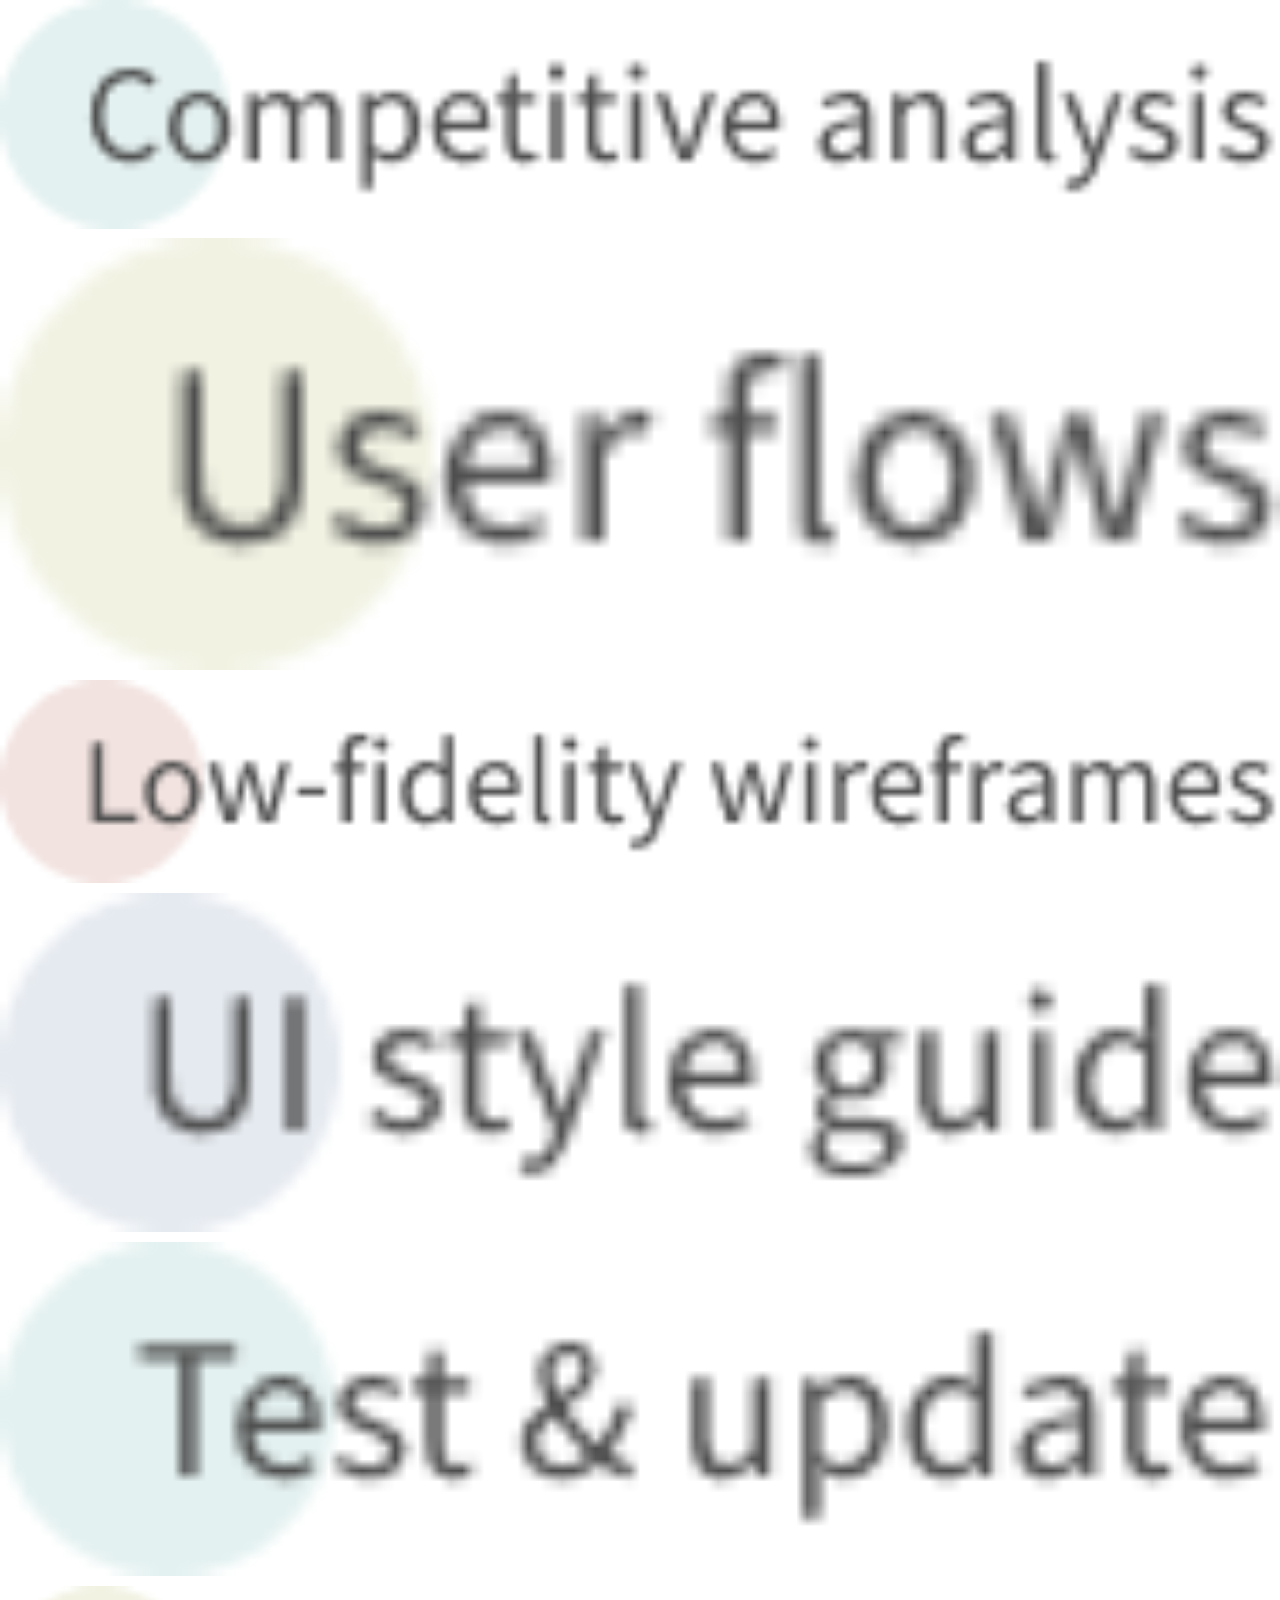
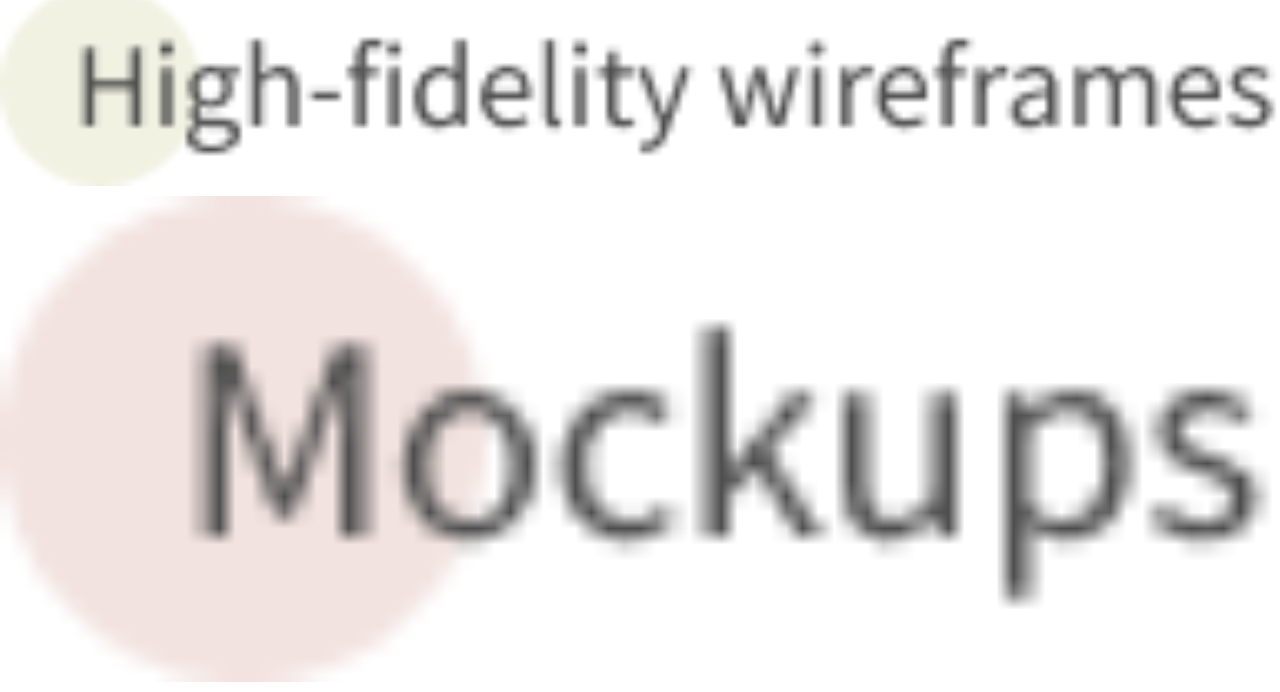
<file: experimental.html>
<!DOCTYPE html>
<html lang="en" dir="ltr">
    <head>
        <meta name="viewport" content="width=device-width, initial-scale=1">

        <link rel="stylesheet" type="text/css" href="https://necolas.github.io/normalize.css/8.0.1/normalize.css">
        <link rel="stylesheet" type="text/css" href="CSS/style.css">
        <link rel="preconnect" href="https://fonts.googleapis.com">
        <link rel="preconnect" href="https://fonts.gstatic.com" crossorigin>
        <link href="https://fonts.googleapis.com/css2?family=Montserrat&display=swap" rel="stylesheet">
        <link rel="preconnect" href="https://fonts.googleapis.com">
        <link rel="preconnect" href="https://fonts.gstatic.com" crossorigin>
        <link href="https://fonts.googleapis.com/css2?family=Montserrat&family=Source+Sans+Pro:wght@300;400;600;700&display=swap" rel="stylesheet">
        <meta charset="utf-8">



<ul class="flexbox-example">
    <li><img src="img/petsfair/Frame 5.png" alt="Competitive analysis"></li>
    <li><img src="img/petsfair/Frame 6.png" alt="User flows"></li>
    <li><img src="img/petsfair/Frame 7.png" alt="Low-fidelity wireframes"></li>
    <li><img src="img/petsfair/Frame 8.png" alt="UI style guide"></li>
    <li><img src="img/petsfair/Frame 9.png" alt="Test & update"></li>
    <li><img src="img/petsfair/Frame 10.png" alt="High-fidelity wireframes"></li>
    <li><img src="img/petsfair/Frame 11.png" alt="Mockups"></li>
</ul>
</file>
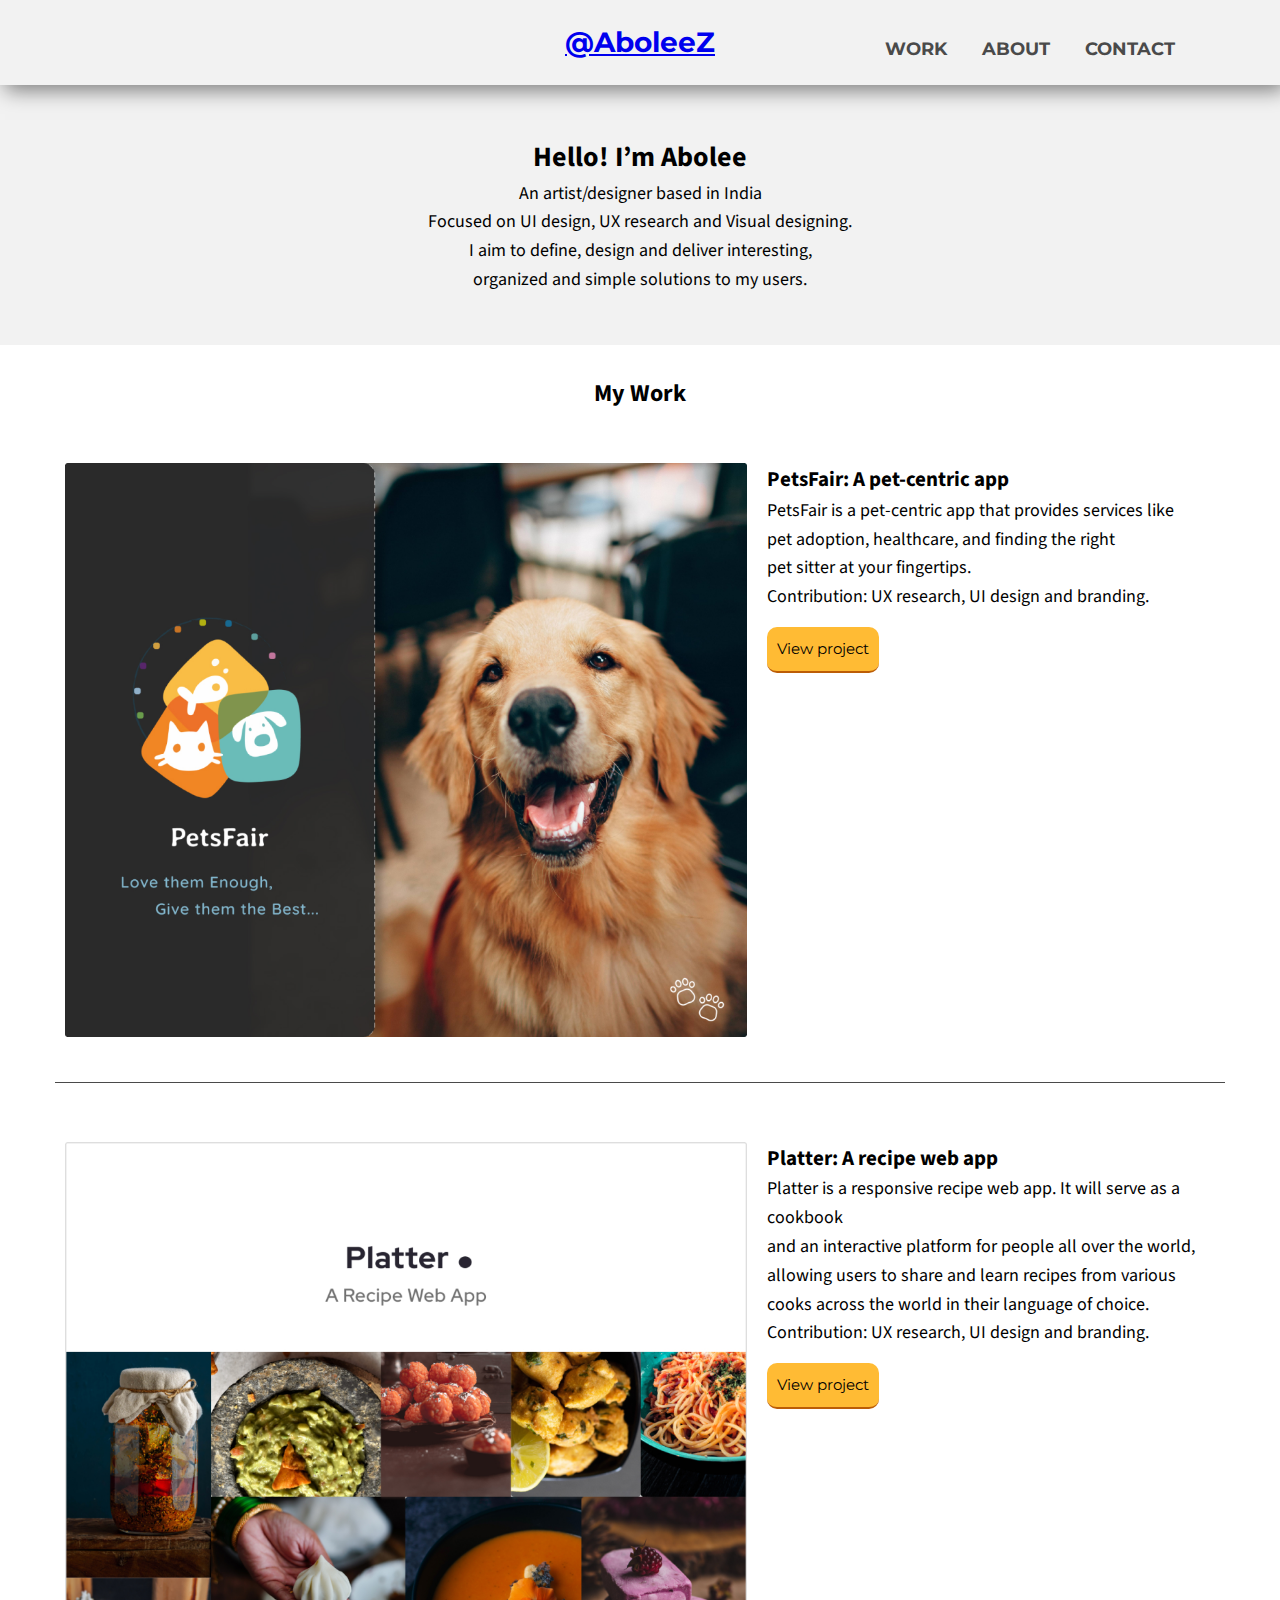
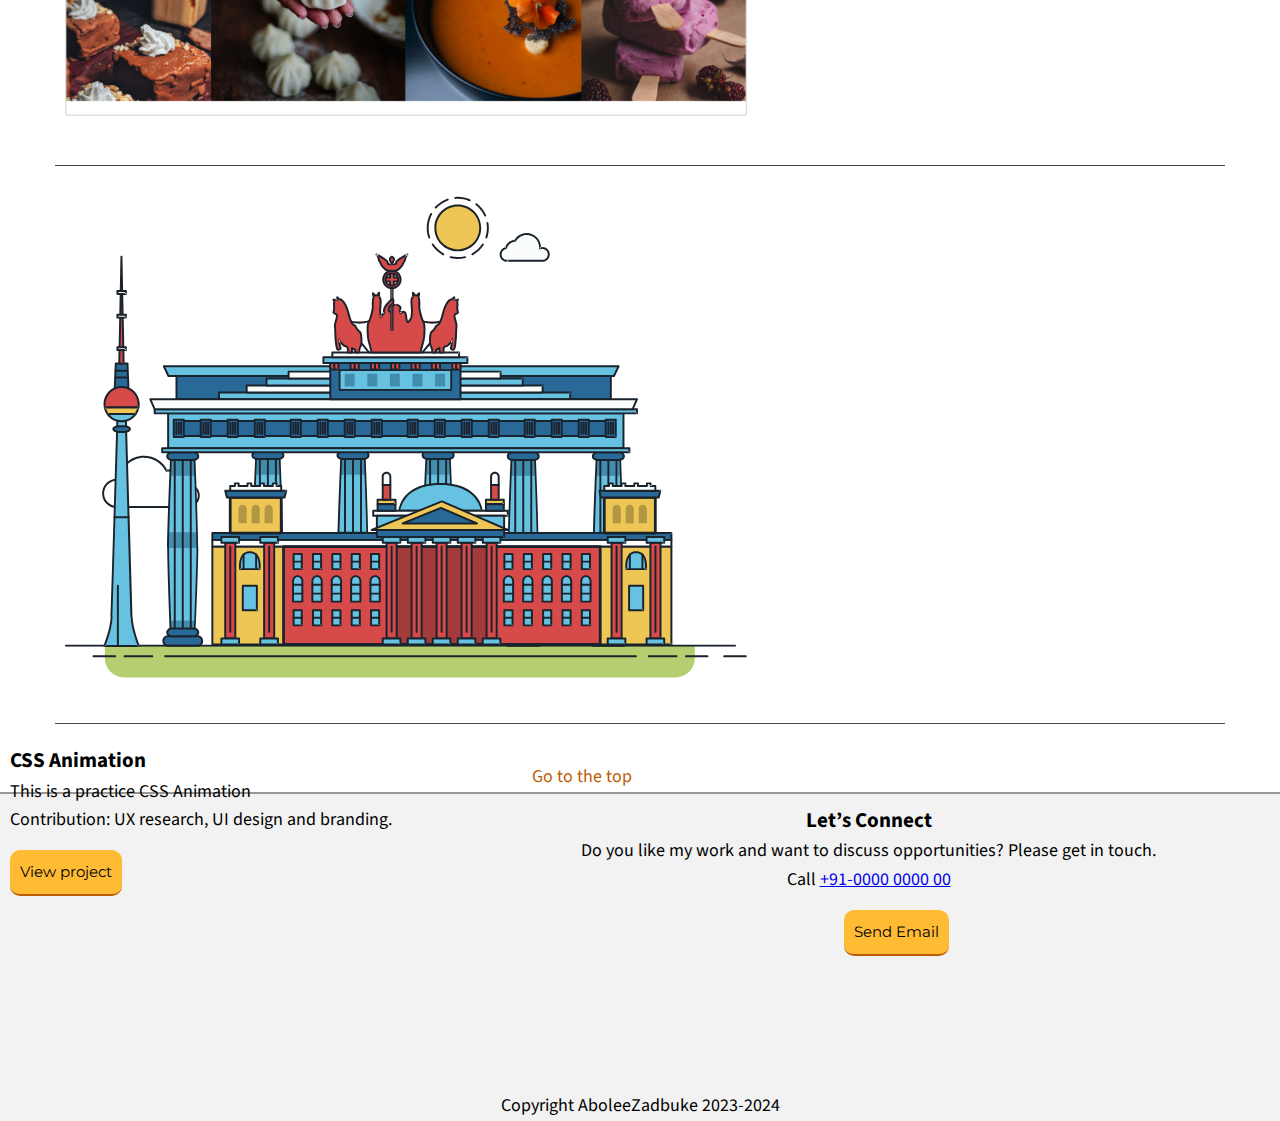
<file: test.html>
<!DOCTYPE html>
<html lang="en" dir="ltr">
    <head>
        <meta name="viewport" content="width=device-width, initial-scale=1">

        <link rel="stylesheet" type="text/css" href="https://necolas.github.io/normalize.css/8.0.1/normalize.css">
        <link rel="stylesheet" type="text/css" href="CSS/style.css">
        <link rel="preconnect" href="https://fonts.googleapis.com">
        <link rel="preconnect" href="https://fonts.gstatic.com" crossorigin>
        <link href="https://fonts.googleapis.com/css2?family=Montserrat&display=swap" rel="stylesheet">
        <link rel="preconnect" href="https://fonts.googleapis.com">
        <link rel="preconnect" href="https://fonts.gstatic.com" crossorigin>
        <link href="https://fonts.googleapis.com/css2?family=Montserrat&family=Source+Sans+Pro:wght@300;400;600;700&display=swap" rel="stylesheet">
        <meta charset="utf-8">
        <title>Website @AboleeZadbuke</title>
    </head>
    <body>

          <!-- Header -->               
        <header id="header" class="css-box-shadow">
            <div class="container">
                    <h1><a class="logo" href="#">@AboleeZ</a></h1>
                
                <nav>
              
                <ul>
                <li> <a href="index.html" class="navigation">Work</a></li>
                <li>  <a href="about.html" class="navigation">About</a></li>
                <li>   <a href="#contact" class="navigation">Contact</a></li>
                <li>  
                    
                    <a href="" class="icon" class="navigation"> 
                        
                    <i class="fas fa-bars"></i>
                    
                </a></li>
                </ul>
                
                </nav>
                         </div>
        </header>
                
        

        <main>
            <div id="hero">
            
                <div class="container">
                    <h1>Hello! I’m Abolee</h1>
                    <span>An artist/designer based in India</span>
                </div>
                
                <p class="h6">Focused on UI design, UX research and Visual designing.<br>I aim to define, design and deliver interesting,<br>organized and simple solutions to my users.</p>
            </div>

        <br>

        <div id="work">
            <div class="container"><!-- container-->
                <h2>My Work</h2> 
                <div class="row"> <!-- row-->
                    <div class="column col-md-6 col-lg-7">
                        <picture> <!-- column left-->
                            <source srcset="img/petsfair/3.png" media="(max-width:767px)">
                            <img src="img/petsfair/3.1.png" alt="My Image">
                        </picture>
                    </div>
                    <div> <!-- column right-->
                        <div class="column col-md-6 col-lg-5">
                            <h3>PetsFair: A pet-centric app</h3>
                            <p>PetsFair is a pet-centric app that provides services like <br>pet adoption, healthcare, and finding the right <br>pet sitter at your fingertips.</p>
                            <p>Contribution: UX research, UI design and branding.</p>
                            <a href="project.html" class="button">View project</a>
                        </div>
                    </div>
                </div>
                <br>
                <div class="row"><!-- row-->
                    <picture><!-- column left-->
                        <div class="column col-md-6 col-lg-7">
                        <source srcset="img/Platter/4.png" media="(max-width:767px)">
                        <img src="img/Platter/4.1.png" alt="My Image">
                     </picture>
                </div>
                <div><!-- column right-->
                        <div class="column col-md-6 col-lg-5">
                            <h3>Platter: A recipe web app</h3>
                            <p>Platter is a responsive recipe web app. It will serve as a cookbook <br>and an interactive platform for people all over the world, allowing users to share and learn recipes from various cooks across the world in their language of choice.</p>
                            <p>Contribution: UX research, UI design and branding.</p>
                            <a href="#" class="button">View project</a>
                        </div>
                </div>
            </div>
        </div>
    

        <div class="container">
            <div class="row"><!-- row-->
                <div class="align-left">
                     <div class="column col-md-6 col-lg-7">
                            <svg id="about-picture" xmlns="http://www.w3.org/2000/svg" class="berlin-illustration" height="auto" viewBox="0 0 700 505" xmlns:xlink="http://www.w3.org/1999/xlink">
                                <defs>
                                    <polygon id="a" points=".06 231.917 .06 .929 688.717 .929 688.717 231.917"></polygon>
                                </defs>
                                <g fill="none" fill-rule="evenodd">
                                <g transform="translate(0 241)" class="cloud-front">
                                <path fill="#1A232C" d="M87.602,29 L87.602,28 C87.326,28.001 87.103,28.024 86.927,28.033 L86.979,29.031 L87.947,28.78 C85.741,20.282 78.041,14.002 68.852,14 C67.858,14 66.904,14.096 65.98,14.231 L66.125,15.22 L67.019,14.772 C62.626,6.015 53.567,0.001 43.102,0 C29.041,0.002 17.524,10.848 16.443,24.632 L17.44,24.71 L17.606,23.724 C16.803,23.589 15.969,23.5 15.102,23.5 C6.817,23.501 0.102,30.215 0.102,38.5 C0.102,46.785 6.817,53.499 15.102,53.5 L87.602,53.5 C94.644,53.499 100.351,47.792 100.352,40.75 C100.351,33.708 94.644,28.001 87.602,28 L87.602,30 C90.573,30 93.254,31.202 95.203,33.149 C97.15,35.097 98.351,37.778 98.352,40.75 C98.351,43.722 97.15,46.403 95.203,48.351 C93.254,50.298 90.573,51.5 87.602,51.5 L15.102,51.5 C11.509,51.5 8.265,50.046 5.909,47.692 C3.555,45.337 2.102,42.093 2.102,38.5 C2.102,34.907 3.555,31.663 5.909,29.308 C8.265,26.954 11.509,25.5 15.102,25.5 C15.831,25.5 16.553,25.575 17.273,25.697 C17.551,25.743 17.832,25.672 18.055,25.499 C18.277,25.325 18.414,25.07 18.436,24.789 C19.436,12.04 30.094,1.998 43.102,2 C52.786,1.999 61.163,7.564 65.231,15.669 C65.425,16.055 65.842,16.272 66.27,16.21 C67.132,16.084 67.988,16 68.852,16 C77.108,15.998 84.027,21.647 86.011,29.283 C86.13,29.741 86.557,30.054 87.031,30.03 C87.27,30.017 87.457,29.999 87.602,30 L87.602,29" transform="translate(38 36)"></path>
                                    </g>
                                    <path fill="#B5CE6F" d="M646.484,484.382 C646.484,489.501 644.531,494.62 640.627,498.525 C636.722,502.43 631.603,504.382 626.484,504.382 L60.873,504.382 C55.754,504.382 50.636,502.43 46.731,498.525 C42.826,494.62 40.873,489.501 40.873,484.382 L40.873,471.917 L646.484,471.917 L646.484,484.382"></path>
                                    <polyline fill="#67C2E2" points="334.824 185.029 101.449 185.029 106.209 195.08 563.438 195.08 568.2 185.029 334.824 185.029"></polyline>
                                    <path fill="#1A232C" d="M334.824,185.029 L334.824,184.029 L101.449,184.029 C101.104,184.029 100.788,184.203 100.604,184.494 C100.42,184.785 100.398,185.146 100.545,185.457 L105.306,195.508 C105.471,195.856 105.824,196.079 106.209,196.079 L563.438,196.079 C563.824,196.079 564.177,195.856 564.342,195.508 L569.104,185.457 C569.251,185.146 569.229,184.785 569.045,184.494 C568.861,184.203 568.544,184.029 568.2,184.029 L334.824,184.029 L334.824,186.029 L566.62,186.029 L562.806,194.08 L106.842,194.08 L103.029,186.029 L334.824,186.029 L334.824,185.029"></path>
                                    <polygon fill="#296997" points="114.416 218.974 560.222 218.974 560.222 195.08 114.416 195.08"></polygon>
                                    <path fill="#1A232C" d="M560.222,218.974 L560.222,217.974 L115.416,217.974 L115.416,196.079 L559.222,196.079 L559.222,218.974 L560.222,218.974 L560.222,217.974 L560.222,218.974 L561.222,218.974 L561.222,195.08 C561.222,194.816 561.115,194.559 560.929,194.372 C560.742,194.186 560.485,194.08 560.222,194.08 L114.416,194.08 C114.152,194.08 113.895,194.186 113.708,194.372 C113.522,194.559 113.416,194.816 113.416,195.08 L113.416,218.974 C113.416,219.237 113.522,219.495 113.708,219.681 C113.895,219.867 114.152,219.974 114.416,219.974 L560.222,219.974 C560.485,219.974 560.742,219.867 560.929,219.681 C561.115,219.495 561.222,219.237 561.222,218.974 L560.222,218.974"></path>
                                    <polygon fill="#67C2E2" points="105.85 269.08 573.225 269.08 573.225 233.398 105.85 233.398"></polygon>
                                    <path fill="#1A232C" d="M573.225,233.398 L573.225,232.398 L105.85,232.398 C105.587,232.398 105.329,232.505 105.143,232.691 C104.957,232.877 104.85,233.134 104.85,233.398 L104.85,269.08 C104.85,269.344 104.957,269.601 105.143,269.788 C105.329,269.974 105.587,270.08 105.85,270.08 L573.225,270.08 C573.488,270.08 573.745,269.974 573.932,269.788 C574.118,269.601 574.225,269.344 574.225,269.08 L574.225,233.398 C574.225,233.134 574.118,232.877 573.932,232.691 C573.745,232.505 573.488,232.398 573.225,232.398 L573.225,233.398 L572.225,233.398 L572.225,268.08 L106.85,268.08 L106.85,234.398 L573.225,234.398 L573.225,233.398 L572.225,233.398 L573.225,233.398"></path>
                                    <polygon fill="#296997" points="116.751 256.508 562.557 256.508 562.557 241.243 116.751 241.243"></polygon>
                                    <path fill="#1A232C" d="M562.557,256.508 L562.557,255.508 L117.75,255.508 L117.75,242.243 L561.557,242.243 L561.557,256.508 L562.557,256.508 L562.557,255.508 L562.557,256.508 L563.557,256.508 L563.557,241.243 C563.557,240.979 563.45,240.722 563.264,240.535 C563.078,240.349 562.82,240.243 562.557,240.243 L116.75,240.243 C116.487,240.243 116.23,240.349 116.043,240.535 C115.857,240.722 115.751,240.979 115.751,241.243 L115.751,256.508 C115.751,256.771 115.857,257.029 116.043,257.215 C116.23,257.401 116.487,257.508 116.751,257.508 L562.557,257.508 C562.82,257.508 563.077,257.401 563.264,257.215 C563.45,257.029 563.557,256.771 563.557,256.508 L562.557,256.508"></path>
                                    <polygon fill="#67C2E2" points="158.07 218.974 518.563 218.974 518.563 211.858 158.07 211.858"></polygon>
                                    <path fill="#1A232C" d="M518.563,211.858 L518.563,210.858 L158.07,210.858 C157.807,210.858 157.549,210.964 157.363,211.151 C157.177,211.337 157.07,211.594 157.07,211.858 L157.07,218.974 C157.07,219.237 157.177,219.495 157.363,219.681 C157.549,219.867 157.807,219.974 158.07,219.974 L518.563,219.974 C518.826,219.974 519.083,219.867 519.27,219.681 C519.456,219.495 519.562,219.237 519.562,218.974 L519.562,211.858 C519.562,211.594 519.456,211.337 519.27,211.151 C519.083,210.964 518.826,210.858 518.563,210.858 L518.563,211.858 L517.563,211.858 L517.563,217.974 L159.07,217.974 L159.07,212.858 L518.563,212.858 L518.563,211.858 L517.563,211.858 L518.563,211.858"></path>
                                    <polygon fill="#FBFDFC" points="186.438 211.858 490.194 211.858 490.194 204.741 186.438 204.741"></polygon>
                                    <path fill="#1A232C" d="M490.194,204.741 L490.194,203.741 L186.438,203.741 C186.175,203.741 185.917,203.848 185.731,204.034 C185.545,204.221 185.438,204.478 185.438,204.741 L185.438,211.858 C185.438,212.121 185.545,212.379 185.731,212.565 C185.917,212.751 186.175,212.858 186.438,212.858 L490.194,212.858 C490.458,212.858 490.715,212.751 490.902,212.565 C491.088,212.379 491.194,212.121 491.194,211.858 L491.194,204.741 C491.194,204.478 491.088,204.221 490.902,204.034 C490.715,203.848 490.458,203.741 490.194,203.741 L490.194,204.741 L489.194,204.741 L489.194,210.858 L187.438,210.858 L187.438,205.741 L490.194,205.741 L490.194,204.741 L489.194,204.741 L490.194,204.741"></path>
                                    <polygon fill="#67C2E2" points="206.805 204.741 469.828 204.741 469.828 197.624 206.805 197.624"></polygon>
                                    <path fill="#1A232C" d="M469.828,197.624 L469.828,196.624 L206.805,196.624 C206.541,196.624 206.284,196.731 206.098,196.917 C205.911,197.103 205.805,197.361 205.805,197.624 L205.805,204.741 C205.805,205.005 205.911,205.262 206.098,205.449 C206.284,205.635 206.541,205.741 206.805,205.741 L469.828,205.741 C470.091,205.741 470.349,205.635 470.535,205.449 C470.722,205.262 470.828,205.005 470.828,204.741 L470.828,197.624 C470.828,197.361 470.722,197.103 470.535,196.917 C470.349,196.731 470.091,196.624 469.828,196.624 L469.828,197.624 L468.828,197.624 L468.828,203.741 L207.805,203.741 L207.805,198.624 L469.828,198.624 L469.828,197.624 L468.828,197.624 L469.828,197.624"></path>
                                    <polygon fill="#FBFDFC" points="229.521 197.624 447.111 197.624 447.111 190.509 229.521 190.509"></polygon>
                                    <path fill="#1A232C" d="M447.111,190.509 L447.111,189.509 L229.521,189.509 C229.258,189.509 229,189.616 228.814,189.802 C228.628,189.988 228.521,190.246 228.521,190.509 L228.521,197.624 C228.521,197.888 228.628,198.145 228.814,198.332 C229,198.518 229.258,198.624 229.521,198.624 L447.111,198.624 C447.375,198.624 447.632,198.518 447.818,198.332 C448.005,198.145 448.111,197.888 448.111,197.624 L448.111,190.509 C448.111,190.246 448.005,189.988 447.818,189.802 C447.632,189.616 447.375,189.509 447.111,189.509 L447.111,190.509 L446.111,190.509 L446.111,196.624 L230.521,196.624 L230.521,191.509 L447.111,191.509 L447.111,190.509 L446.111,190.509 L447.111,190.509"></path>
                                    <path fill="#67C2E2" d="M135.607,355.447 C135.163,337.766 134.264,313.326 133.648,297.387 C133.274,287.721 133.004,281.18 133.004,281.18 L108.722,281.18 C108.722,281.18 108.452,287.721 108.079,297.387 C107.462,313.326 106.563,337.766 106.119,355.447 C105.953,362.059 105.85,367.732 105.85,371.653 L105.85,371.654 C105.85,386.117 107.243,424.332 108.089,446.189 C108.457,455.706 108.722,462.126 108.722,462.126 L133.004,462.126 C133.004,462.126 133.269,455.706 133.637,446.189 C134.482,424.332 135.876,386.117 135.876,371.654 L135.876,371.653 C135.876,367.732 135.773,362.059 135.607,355.447"></path>
                                    <path fill="#428DAE" d="M133.648 297.387L108.079 297.387C108.452 287.721 108.722 281.18 108.722 281.18L133.004 281.18C133.004 281.18 133.274 287.721 133.648 297.387M135.876 371.654L105.85 371.654 105.85 371.653C105.85 367.732 105.953 362.059 106.119 355.447L135.607 355.447C135.773 362.059 135.876 367.732 135.876 371.653L135.876 371.654M133.004 462.126L108.722 462.126C108.722 462.126 108.457 455.706 108.089 446.189L133.637 446.189C133.269 455.706 133.004 462.126 133.004 462.126"></path>
                                    <path fill="#1A232C" d="M109.612,461.199 L132.114,461.199 C132.447,453.007 134.949,390.886 134.949,371.653 C134.949,352.42 132.447,290.299 132.114,282.108 L109.612,282.108 C109.279,290.299 106.778,352.42 106.778,371.653 C106.778,390.886 109.279,453.007 109.612,461.199 Z M133.895,463.054 L107.832,463.054 L107.794,462.164 C107.766,461.466 104.922,392.193 104.922,371.653 C104.922,351.114 107.766,281.839 107.794,281.142 L107.832,280.252 L133.895,280.252 L133.931,281.142 C133.96,281.839 136.804,351.114 136.804,371.653 C136.804,392.193 133.96,461.466 133.931,462.164 L133.895,463.054 L133.895,463.054 Z"></path>
                                    <path fill="#1A232C" d="M111.638 281.18L111.638 462.126C111.638 462.679 112.086 463.126 112.638 463.126 113.19 463.126 113.638 462.679 113.638 462.126L113.638 281.18C113.638 280.628 113.19 280.18 112.638 280.18 112.086 280.18 111.638 280.628 111.638 281.18M119.863 281.18L119.863 462.126C119.863 462.679 120.311 463.126 120.863 463.126 121.416 463.126 121.863 462.679 121.863 462.126L121.863 281.18C121.863 280.628 121.416 280.18 120.863 280.18 120.311 280.18 119.863 280.628 119.863 281.18M128.088 281.18L128.088 462.126C128.088 462.679 128.536 463.126 129.088 463.126 129.64 463.126 130.088 462.679 130.088 462.126L130.088 281.18C130.088 280.628 129.64 280.18 129.088 280.18 128.536 280.18 128.088 280.628 128.088 281.18"></path>
                                    <path fill="#296997" d="M136.79,277.265 C136.79,279.418 134.675,281.18 132.09,281.18 L109.636,281.18 C107.051,281.18 104.936,279.418 104.936,277.265 C104.936,275.111 107.051,273.349 109.636,273.349 L132.09,273.349 C134.675,273.349 136.79,275.111 136.79,277.265"></path>
                                    <path fill="#1A232C" d="M136.79,277.265 L135.79,277.265 C135.789,278.005 135.433,278.704 134.769,279.262 C134.109,279.814 133.155,280.181 132.09,280.18 L109.636,280.18 C108.571,280.181 107.617,279.814 106.956,279.262 C106.293,278.704 105.936,278.005 105.936,277.265 C105.936,276.524 106.293,275.825 106.957,275.267 C107.617,274.715 108.571,274.348 109.636,274.349 L132.09,274.349 C133.155,274.348 134.109,274.716 134.769,275.267 C135.433,275.825 135.789,276.524 135.79,277.265 L137.79,277.265 C137.791,275.851 137.09,274.593 136.049,273.731 C135.006,272.863 133.61,272.35 132.09,272.349 L109.636,272.349 C108.116,272.35 106.72,272.863 105.676,273.731 C104.636,274.593 103.935,275.851 103.936,277.265 C103.935,278.678 104.636,279.937 105.677,280.798 C106.72,281.666 108.116,282.179 109.636,282.18 L132.09,282.18 C133.61,282.179 135.006,281.666 136.049,280.798 C137.09,279.937 137.791,278.678 137.79,277.265 L136.79,277.265"></path>
                                    <path fill="#296997" d="M140.775,467.217 C140.775,469.803 138.661,471.917 136.076,471.917 L105.65,471.917 C103.065,471.917 100.951,469.803 100.951,467.217 L100.951,466.825 C100.951,464.241 103.065,462.126 105.65,462.126 L136.076,462.126 C138.661,462.126 140.775,464.241 140.775,466.825 L140.775,467.217"></path>
                                    <path fill="#1A232C" d="M140.775,467.217 L139.775,467.217 C139.775,468.235 139.361,469.155 138.688,469.83 C138.013,470.503 137.093,470.917 136.076,470.917 L105.65,470.917 C104.633,470.917 103.713,470.504 103.038,469.83 C102.365,469.155 101.951,468.235 101.951,467.217 L101.951,466.825 C101.951,465.808 102.365,464.889 103.038,464.214 C103.713,463.54 104.633,463.127 105.65,463.126 L136.076,463.126 C137.093,463.127 138.013,463.54 138.688,464.214 C139.362,464.889 139.775,465.808 139.775,466.825 L139.775,467.217 L141.775,467.217 L141.775,466.825 C141.772,463.684 139.217,461.13 136.076,461.126 L105.65,461.126 C102.509,461.13 99.955,463.684 99.951,466.825 L99.951,467.217 C99.954,470.36 102.509,472.914 105.65,472.917 L136.076,472.917 C139.217,472.914 141.772,470.36 141.775,467.217 L140.775,467.217"></path>
                                    <path fill="#296997" d="M136.79,458.208 C136.79,460.363 134.675,462.126 132.09,462.126 L109.636,462.126 C107.051,462.126 104.936,460.363 104.936,458.208 C104.936,456.057 107.051,454.292 109.636,454.292 L132.09,454.292 C134.675,454.292 136.79,456.057 136.79,458.208"></path>
                                    <path fill="#1A232C" d="M136.79,458.208 L135.79,458.208 C135.789,458.949 135.432,459.649 134.769,460.207 C134.108,460.76 133.154,461.128 132.09,461.126 L109.636,461.126 C108.572,461.128 107.617,460.76 106.957,460.207 C106.293,459.649 105.936,458.949 105.936,458.208 C105.936,457.47 106.293,456.77 106.957,456.212 C107.617,455.659 108.572,455.291 109.636,455.292 L132.09,455.292 C133.154,455.291 134.108,455.659 134.769,456.212 C135.433,456.77 135.789,457.47 135.79,458.208 L137.79,458.208 C137.791,456.796 137.09,455.538 136.05,454.675 C135.006,453.808 133.61,453.294 132.09,453.292 L109.636,453.292 C108.115,453.294 106.719,453.808 105.676,454.675 C104.636,455.538 103.935,456.796 103.936,458.208 C103.935,459.622 104.636,460.881 105.676,461.743 C106.72,462.611 108.116,463.125 109.636,463.126 L132.09,463.126 C133.61,463.125 135.006,462.611 136.05,461.743 C137.09,460.881 137.791,459.622 137.79,458.208 L136.79,458.208"></path>
                                    <path fill="#67C2E2" d="M572.471,355.447 C572.025,337.766 571.126,313.326 570.51,297.387 C570.137,287.721 569.867,281.18 569.867,281.18 L545.585,281.18 C545.585,281.18 545.315,287.721 544.942,297.387 C544.326,313.326 543.427,337.766 542.981,355.447 C542.815,362.059 542.713,367.732 542.713,371.653 L542.713,371.654 C542.713,386.117 544.107,424.332 544.952,446.189 C545.32,455.706 545.585,462.126 545.585,462.126 L569.867,462.126 C569.867,462.126 570.132,455.706 570.499,446.189 C571.346,424.332 572.739,386.117 572.739,371.654 L572.739,371.653 C572.739,367.732 572.637,362.059 572.471,355.447"></path>
                                    <path fill="#428DAE" d="M569.582 297.387L566.951 297.387 566.951 282.108 568.977 282.108C569.063 284.206 569.29 289.841 569.582 297.387M564.951 297.387L545.871 297.387C546.162 289.841 546.39 284.206 546.476 282.108L564.951 282.108 564.951 297.387M571.8 369.187L566.951 369.187 566.951 356.265 571.562 356.265C571.685 361.272 571.771 365.701 571.8 369.187M564.951 369.187L543.653 369.187C543.684 365.512 543.777 360.79 543.912 355.447L553.551 355.447 553.551 356.265 564.951 356.265 564.951 369.187"></path>
                                    <path fill="#1A232C" d="M546.476,461.199 L568.977,461.199 C569.31,453.007 571.812,390.886 571.812,371.653 C571.812,352.42 569.31,290.299 568.977,282.108 L546.476,282.108 C546.142,290.299 543.642,352.42 543.642,371.653 C543.642,390.886 546.142,453.007 546.476,461.199 M570.758,463.054 L544.694,463.054 L544.658,462.164 C544.629,461.466 541.785,392.193 541.785,371.653 C541.785,351.114 544.629,281.839 544.658,281.142 L544.694,280.252 L570.758,280.252 L570.795,281.142 C570.823,281.839 573.667,351.114 573.667,371.653 C573.667,392.193 570.823,461.466 570.795,462.164 L570.758,463.054"></path>
                                    <path fill="#1A232C" d="M548.501 281.18L548.501 462.126C548.501 462.679 548.949 463.126 549.501 463.126 550.053 463.126 550.501 462.679 550.501 462.126L550.501 281.18C550.501 280.628 550.053 280.18 549.501 280.18 548.949 280.18 548.501 280.628 548.501 281.18M556.727 281.18L556.727 462.126C556.727 462.679 557.174 463.126 557.727 463.126 558.279 463.126 558.727 462.679 558.727 462.126L558.727 281.18C558.727 280.628 558.279 280.18 557.727 280.18 557.174 280.18 556.727 280.628 556.727 281.18M564.951 281.18L564.951 462.126C564.951 462.679 565.399 463.126 565.951 463.126 566.503 463.126 566.951 462.679 566.951 462.126L566.951 281.18C566.951 280.628 566.503 280.18 565.951 280.18 565.399 280.18 564.951 280.628 564.951 281.18"></path>
                                    <path fill="#296997" d="M573.653,277.265 C573.653,279.418 571.537,281.18 568.953,281.18 L546.499,281.18 C543.915,281.18 541.799,279.418 541.799,277.265 C541.799,275.111 543.915,273.349 546.499,273.349 L568.953,273.349 C571.537,273.349 573.653,275.111 573.653,277.265"></path>
                                    <path fill="#1A232C" d="M573.653,277.265 L572.653,277.265 C572.653,278.005 572.296,278.704 571.632,279.262 C570.972,279.814 570.017,280.181 568.953,280.18 L546.499,280.18 C545.435,280.181 544.48,279.814 543.82,279.262 C543.156,278.704 542.8,278.005 542.799,277.265 C542.8,276.525 543.156,275.825 543.82,275.267 C544.481,274.715 545.435,274.348 546.499,274.349 L568.953,274.349 C570.017,274.348 570.972,274.715 571.632,275.267 C572.296,275.825 572.653,276.525 572.653,277.265 L574.653,277.265 C574.654,275.851 573.953,274.593 572.912,273.731 C571.869,272.863 570.473,272.35 568.953,272.349 L546.499,272.349 C544.979,272.35 543.583,272.863 542.54,273.731 C541.499,274.593 540.798,275.851 540.799,277.265 C540.798,278.679 541.499,279.937 542.54,280.798 C543.583,281.666 544.979,282.179 546.499,282.18 L568.953,282.18 C570.473,282.179 571.869,281.666 572.912,280.798 C573.953,279.937 574.654,278.679 574.653,277.265 L573.653,277.265"></path>
                                    <path fill="#296997" d="M577.639,467.217 C577.639,469.803 575.524,471.917 572.938,471.917 L542.514,471.917 C539.929,471.917 537.813,469.803 537.813,467.217 L537.813,466.825 C537.813,464.241 539.929,462.126 542.514,462.126 L572.938,462.126 C575.524,462.126 577.639,464.241 577.639,466.825 L577.639,467.217"></path>
                                    <path fill="#1A232C" d="M577.639,467.217 L576.639,467.217 C576.638,468.235 576.225,469.155 575.551,469.83 C574.876,470.503 573.956,470.917 572.938,470.917 L542.514,470.917 C541.497,470.917 540.576,470.503 539.901,469.83 C539.227,469.155 538.814,468.234 538.813,467.217 L538.813,466.825 C538.814,465.808 539.227,464.889 539.901,464.214 C540.576,463.54 541.497,463.127 542.514,463.126 L572.938,463.126 C573.956,463.127 574.876,463.54 575.551,464.214 C576.225,464.888 576.638,465.808 576.639,466.825 L576.639,467.217 L578.639,467.217 L578.639,466.825 C578.635,463.684 576.081,461.13 572.938,461.126 L542.514,461.126 C539.372,461.13 536.817,463.684 536.813,466.825 L536.813,467.217 C536.817,470.36 539.372,472.914 542.514,472.917 L572.938,472.917 C576.081,472.914 578.635,470.359 578.639,467.217 L577.639,467.217"></path>
                                    <path fill="#296997" d="M573.653,458.208 C573.653,460.363 571.537,462.126 568.953,462.126 L546.499,462.126 C543.915,462.126 541.799,460.363 541.799,458.208 C541.799,456.057 543.915,454.292 546.499,454.292 L568.953,454.292 C571.537,454.292 573.653,456.057 573.653,458.208"></path>
                                    <path fill="#1A232C" d="M573.653,458.208 L572.653,458.208 C572.653,458.949 572.296,459.649 571.632,460.207 C570.971,460.76 570.017,461.128 568.953,461.126 L546.499,461.126 C545.435,461.128 544.481,460.76 543.82,460.207 C543.157,459.649 542.799,458.949 542.799,458.208 C542.799,457.47 543.156,456.77 543.82,456.212 C544.481,455.659 545.435,455.291 546.499,455.292 L568.953,455.292 C570.017,455.291 570.971,455.659 571.632,456.212 C572.296,456.77 572.653,457.47 572.653,458.208 L574.653,458.208 C574.654,456.796 573.953,455.538 572.912,454.675 C571.869,453.808 570.473,453.294 568.953,453.292 L546.499,453.292 C544.979,453.294 543.583,453.808 542.54,454.675 C541.499,455.538 540.798,456.796 540.799,458.208 C540.798,459.622 541.499,460.881 542.54,461.743 C543.583,462.611 544.979,463.125 546.499,463.126 L568.953,463.126 C570.473,463.125 571.869,462.611 572.912,461.743 C573.953,460.881 574.654,459.622 574.653,458.208 L573.653,458.208"></path>
                                    <path fill="#67C2E2" d="M485.098,355.447 C484.654,337.766 483.753,313.326 483.137,297.387 C482.764,287.721 482.494,281.18 482.494,281.18 L458.213,281.18 C458.213,281.18 457.942,287.721 457.569,297.387 C456.953,313.326 456.055,337.766 455.608,355.447 C455.443,362.059 455.34,367.732 455.34,371.653 L455.34,371.654 C455.34,386.117 456.733,424.332 457.58,446.189 C457.948,455.706 458.213,462.126 458.213,462.126 L482.494,462.126 C482.494,462.126 482.759,455.706 483.126,446.189 C483.973,424.332 485.366,386.117 485.366,371.654 L485.366,371.653 C485.366,367.732 485.265,362.059 485.098,355.447"></path>
                                    <path fill="#428DAE" d="M483.137 297.387L457.569 297.387C457.942 287.721 458.213 281.18 458.213 281.18L482.494 281.18C482.494 281.18 482.764 287.721 483.137 297.387M485.355 369.187L455.351 369.187C455.382 365.502 455.475 360.78 455.608 355.447L485.098 355.447C485.232 360.78 485.325 365.502 485.355 369.187"></path>
                                    <path fill="#1A232C" d="M459.103,461.199 L481.605,461.199 C481.938,453.007 484.439,390.886 484.439,371.653 C484.439,352.42 481.938,290.299 481.605,282.108 L459.103,282.108 C458.769,290.299 456.268,352.42 456.268,371.653 C456.268,390.886 458.769,453.007 459.103,461.199 Z M483.386,463.054 L457.321,463.054 L457.285,462.164 C457.256,461.466 454.412,392.193 454.412,371.653 C454.412,351.114 457.256,281.839 457.285,281.142 L457.321,280.252 L483.386,280.252 L483.422,281.142 C483.45,281.839 486.294,351.114 486.294,371.653 C486.294,392.193 483.45,461.466 483.422,462.164 L483.386,463.054 L483.386,463.054 Z"></path>
                                    <path fill="#1A232C" d="M461.128 281.18L461.128 462.126C461.128 462.679 461.576 463.126 462.128 463.126 462.68 463.126 463.128 462.679 463.128 462.126L463.128 281.18C463.128 280.628 462.68 280.18 462.128 280.18 461.576 280.18 461.128 280.628 461.128 281.18M469.354 281.18L469.354 462.126C469.354 462.679 469.801 463.126 470.354 463.126 470.906 463.126 471.354 462.679 471.354 462.126L471.354 281.18C471.354 280.628 470.906 280.18 470.354 280.18 469.801 280.18 469.354 280.628 469.354 281.18M477.578 281.18L477.578 462.126C477.578 462.679 478.026 463.126 478.578 463.126 479.13 463.126 479.578 462.679 479.578 462.126L479.578 281.18C479.578 280.628 479.13 280.18 478.578 280.18 478.026 280.18 477.578 280.628 477.578 281.18"></path>
                                    <path fill="#296997" d="M486.281,277.265 C486.281,279.418 484.164,281.18 481.58,281.18 L459.126,281.18 C456.542,281.18 454.426,279.418 454.426,277.265 C454.426,275.111 456.542,273.349 459.126,273.349 L481.58,273.349 C484.164,273.349 486.281,275.111 486.281,277.265"></path>
                                    <path fill="#1A232C" d="M486.281,277.265 L485.281,277.265 C485.281,278.005 484.924,278.704 484.26,279.262 C483.599,279.814 482.644,280.181 481.58,280.18 L459.126,280.18 C458.062,280.181 457.107,279.814 456.447,279.262 C455.783,278.704 455.427,278.005 455.426,277.265 C455.427,276.525 455.783,275.825 456.447,275.267 C457.108,274.715 458.062,274.348 459.126,274.349 L481.58,274.349 C482.644,274.348 483.599,274.716 484.26,275.268 C484.924,275.825 485.281,276.525 485.281,277.265 L487.281,277.265 C487.282,275.851 486.58,274.593 485.54,273.731 C484.496,272.863 483.1,272.35 481.58,272.349 L459.126,272.349 C457.606,272.35 456.21,272.863 455.167,273.731 C454.126,274.593 453.425,275.851 453.426,277.265 C453.425,278.679 454.126,279.937 455.167,280.798 C456.21,281.666 457.606,282.179 459.126,282.18 L481.58,282.18 C483.1,282.179 484.496,281.666 485.54,280.799 C486.58,279.937 487.282,278.679 487.281,277.265 L486.281,277.265"></path>
                                    <path fill="#296997" d="M490.266,467.217 C490.266,469.803 488.151,471.917 485.565,471.917 L455.141,471.917 C452.556,471.917 450.44,469.803 450.44,467.217 L450.44,466.825 C450.44,464.241 452.556,462.126 455.141,462.126 L485.565,462.126 C488.151,462.126 490.266,464.241 490.266,466.825 L490.266,467.217"></path>
                                    <path fill="#1A232C" d="M490.266,467.217 L489.266,467.217 C489.265,468.235 488.852,469.155 488.178,469.83 C487.503,470.503 486.583,470.917 485.565,470.917 L455.141,470.917 C454.124,470.917 453.203,470.503 452.528,469.83 C451.854,469.155 451.441,468.234 451.44,467.217 L451.44,466.825 C451.441,465.808 451.854,464.889 452.528,464.214 C453.203,463.54 454.124,463.127 455.141,463.126 L485.565,463.126 C486.583,463.127 487.503,463.54 488.178,464.214 C488.852,464.888 489.265,465.808 489.266,466.825 L489.266,467.217 L491.266,467.217 L491.266,466.825 C491.262,463.684 488.708,461.13 485.565,461.126 L455.141,461.126 C451.999,461.13 449.444,463.684 449.44,466.825 L449.44,467.217 C449.444,470.36 451.999,472.914 455.141,472.917 L485.565,472.917 C488.708,472.914 491.262,470.359 491.266,467.217 L490.266,467.217"></path>
                                    <path fill="#296997" d="M486.281,458.208 C486.281,460.363 484.164,462.126 481.58,462.126 L459.126,462.126 C456.542,462.126 454.426,460.363 454.426,458.208 C454.426,456.057 456.542,454.292 459.126,454.292 L481.58,454.292 C484.164,454.292 486.281,456.057 486.281,458.208"></path>
                                    <path fill="#1A232C" d="M486.281,458.208 L485.281,458.208 C485.281,458.949 484.923,459.649 484.26,460.207 C483.599,460.76 482.644,461.128 481.58,461.126 L459.126,461.126 C458.062,461.128 457.108,460.76 456.447,460.207 C455.784,459.649 455.427,458.949 455.426,458.208 C455.426,457.47 455.783,456.77 456.447,456.212 C457.108,455.659 458.062,455.291 459.126,455.292 L481.58,455.292 C482.644,455.291 483.598,455.659 484.26,456.212 C484.924,456.77 485.281,457.47 485.281,458.208 L487.281,458.208 C487.282,456.795 486.58,455.538 485.54,454.675 C484.496,453.808 483.1,453.294 481.58,453.292 L459.126,453.292 C457.606,453.294 456.21,453.808 455.167,454.675 C454.126,455.538 453.425,456.796 453.426,458.208 C453.425,459.622 454.126,460.881 455.167,461.743 C456.21,462.611 457.606,463.125 459.126,463.126 L481.58,463.126 C483.1,463.125 484.496,462.611 485.54,461.743 C486.581,460.881 487.282,459.622 487.281,458.208 L486.281,458.208"></path>
                                    <path fill="#67C2E2" d="M397.726,354.466 C397.28,336.787 396.381,312.346 395.765,296.407 C395.392,286.742 395.122,280.2 395.122,280.2 L370.84,280.2 C370.84,280.2 370.57,286.742 370.197,296.407 C369.581,312.346 368.682,336.787 368.236,354.466 C368.07,361.078 367.968,366.751 367.968,370.672 L367.968,370.673 C367.968,385.136 369.361,423.352 370.207,445.208 C370.575,454.726 370.84,461.146 370.84,461.146 L395.122,461.146 C395.122,461.146 395.386,454.726 395.754,445.208 C396.601,423.352 397.994,385.136 397.994,370.673 L397.994,370.672 C397.994,366.751 397.892,361.078 397.726,354.466"></path>
                                    <path fill="#428DAE" d="M394.837 296.407L392.206 296.407 392.206 281.127 394.233 281.127C394.318 283.225 394.545 288.861 394.837 296.407L394.837 296.407zM383.981 296.407L390.206 296.407 390.206 281.127 383.981 281.127 383.981 296.407zM375.756 296.407L381.98 296.407 381.98 281.127 375.756 281.127 375.756 296.407zM373.756 296.407L371.126 296.407C371.417 288.861 371.645 283.225 371.73 281.127L373.756 281.127 373.756 296.407 373.756 296.407zM397.062 369.187L392.206 369.187 392.206 354.466 396.796 354.466C396.943 360.298 397.041 365.389 397.062 369.187L397.062 369.187zM383.981 369.187L390.206 369.187 390.206 354.466 383.981 354.466 383.981 369.187zM375.756 369.187L381.98 369.187 381.98 354.466 375.756 354.466 375.756 369.187zM373.756 369.187L368.9 369.187C368.921 365.389 369.019 360.298 369.166 354.466L373.756 354.466 373.756 369.187 373.756 369.187z"></path>
                                    <path fill="#1A232C" d="M371.73,460.218 L394.233,460.218 C394.565,452.027 397.066,389.906 397.066,370.672 C397.066,351.44 394.565,289.319 394.233,281.127 L371.73,281.127 C371.397,289.319 368.895,351.44 368.895,370.672 C368.895,389.906 371.397,452.027 371.73,460.218 M396.013,462.074 L369.949,462.074 L369.912,461.184 C369.884,460.486 367.04,391.212 367.04,370.672 C367.04,350.133 369.884,280.859 369.912,280.162 L369.949,279.272 L396.013,279.272 L396.05,280.162 C396.078,280.859 398.922,350.133 398.922,370.672 C398.922,391.212 396.078,460.486 396.05,461.184 L396.013,462.074"></path>
                                    <path fill="#1A232C" d="M373.756 280.2L373.756 461.146C373.756 461.698 374.203 462.146 374.756 462.146 375.308 462.146 375.756 461.698 375.756 461.146L375.756 280.2C375.756 279.647 375.308 279.2 374.756 279.2 374.203 279.2 373.756 279.647 373.756 280.2M381.98 280.2L381.98 461.146C381.98 461.698 382.428 462.146 382.98 462.146 383.533 462.146 383.981 461.698 383.981 461.146L383.981 280.2C383.981 279.647 383.533 279.2 382.98 279.2 382.428 279.2 381.98 279.647 381.98 280.2M390.206 280.2L390.206 461.146C390.206 461.698 390.654 462.146 391.206 462.146 391.758 462.146 392.206 461.698 392.206 461.146L392.206 280.2C392.206 279.647 391.758 279.2 391.206 279.2 390.654 279.2 390.206 279.647 390.206 280.2"></path>
                                    <path fill="#296997" d="M398.908,276.285 C398.908,278.439 396.792,280.2 394.208,280.2 L371.754,280.2 C369.17,280.2 367.053,278.439 367.053,276.285 C367.053,274.13 369.17,272.369 371.754,272.369 L394.208,272.369 C396.792,272.369 398.908,274.13 398.908,276.285"></path>
                                    <path fill="#1A232C" d="M398.908,276.285 L397.908,276.285 C397.907,277.025 397.551,277.724 396.887,278.281 C396.227,278.833 395.272,279.201 394.208,279.2 L371.754,279.2 C370.69,279.201 369.735,278.833 369.074,278.281 C368.41,277.724 368.053,277.025 368.053,276.285 C368.053,275.544 368.41,274.845 369.074,274.287 C369.735,273.735 370.69,273.367 371.754,273.369 L394.208,273.369 C395.272,273.367 396.227,273.735 396.887,274.287 C397.551,274.844 397.907,275.544 397.908,276.285 L399.908,276.285 C399.909,274.871 399.208,273.612 398.167,272.75 C397.124,271.883 395.728,271.37 394.208,271.369 L371.754,271.369 C370.234,271.37 368.838,271.883 367.794,272.75 C366.754,273.612 366.052,274.871 366.053,276.285 C366.052,277.699 366.754,278.957 367.795,279.818 C368.838,280.686 370.234,281.198 371.754,281.2 L394.208,281.2 C395.728,281.198 397.123,280.686 398.167,279.818 C399.208,278.957 399.909,277.698 399.908,276.285 L398.908,276.285"></path>
                                    <path fill="#296997" d="M402.894,466.237 C402.894,468.823 400.779,470.937 398.193,470.937 L367.768,470.937 C365.183,470.937 363.068,468.823 363.068,466.237 L363.068,465.844 C363.068,463.26 365.183,461.146 367.768,461.146 L398.193,461.146 C400.779,461.146 402.894,463.26 402.894,465.844 L402.894,466.237"></path>
                                    <path fill="#1A232C" d="M402.894,466.237 L401.894,466.237 C401.893,467.254 401.48,468.174 400.806,468.849 C400.131,469.523 399.211,469.937 398.193,469.937 L367.768,469.937 C366.751,469.937 365.831,469.523 365.156,468.849 C364.482,468.174 364.069,467.254 364.068,466.237 L364.068,465.844 C364.069,464.828 364.482,463.908 365.156,463.233 C365.831,462.56 366.751,462.146 367.768,462.146 L398.193,462.146 C399.211,462.146 400.131,462.56 400.806,463.233 C401.48,463.908 401.893,464.828 401.894,465.844 L401.894,466.237 L403.894,466.237 L403.894,465.844 C403.89,462.703 401.336,460.15 398.193,460.146 L367.768,460.146 C364.626,460.15 362.072,462.703 362.068,465.844 L362.068,466.237 C362.072,469.379 364.626,471.933 367.768,471.937 L398.193,471.937 C401.336,471.933 403.89,469.379 403.894,466.237 L402.894,466.237"></path>
                                    <path fill="#296997" d="M398.908,457.228 C398.908,459.382 396.792,461.146 394.208,461.146 L371.754,461.146 C369.17,461.146 367.053,459.382 367.053,457.228 C367.053,455.077 369.17,453.312 371.754,453.312 L394.208,453.312 C396.792,453.312 398.908,455.077 398.908,457.228"></path>
                                    <path fill="#1A232C" d="M398.908,457.228 L397.908,457.228 C397.908,457.968 397.55,458.669 396.887,459.226 C396.226,459.779 395.272,460.147 394.208,460.146 L371.754,460.146 C370.69,460.147 369.736,459.779 369.074,459.226 C368.411,458.668 368.053,457.968 368.053,457.228 C368.053,456.489 368.41,455.789 369.074,455.231 C369.736,454.679 370.69,454.311 371.754,454.312 L394.208,454.312 C395.272,454.311 396.226,454.679 396.887,455.231 C397.551,455.789 397.908,456.489 397.908,457.228 L399.908,457.228 C399.909,455.815 399.208,454.557 398.167,453.695 C397.124,452.827 395.728,452.313 394.208,452.312 L371.754,452.312 C370.234,452.313 368.838,452.827 367.794,453.695 C366.754,454.557 366.052,455.815 366.053,457.228 C366.052,458.642 366.753,459.901 367.794,460.763 C368.838,461.631 370.234,462.145 371.754,462.146 L394.208,462.146 C395.728,462.145 397.124,461.631 398.167,460.763 C399.208,459.9 399.909,458.642 399.908,457.228 L398.908,457.228"></path>
                                    <path fill="#67C2E2" d="M310.353,354.466 C309.908,336.787 309.009,312.346 308.393,296.407 C308.019,286.742 307.75,280.2 307.75,280.2 L283.467,280.2 C283.467,280.2 283.198,286.742 282.824,296.407 C282.208,312.346 281.309,336.787 280.864,354.466 C280.698,361.078 280.596,366.751 280.596,370.672 L280.596,370.673 C280.596,385.136 281.989,423.352 282.834,445.208 C283.202,454.726 283.467,461.146 283.467,461.146 L307.75,461.146 C307.75,461.146 308.014,454.726 308.382,445.208 C309.228,423.352 310.622,385.136 310.622,370.673 L310.622,370.672 C310.622,366.751 310.518,361.078 310.353,354.466"></path>
                                    <path fill="#428DAE" d="M308.393 296.407L282.824 296.407C283.198 286.742 283.467 280.2 283.467 280.2L307.75 280.2C307.75 280.2 308.019 286.742 308.393 296.407M310.617 369.187L280.6 369.187C280.621 365.377 280.718 360.285 280.864 354.466L310.353 354.466C310.498 360.285 310.596 365.377 310.617 369.187"></path>
                                    <path fill="#1A232C" d="M284.357,460.218 L306.86,460.218 C307.193,452.027 309.694,389.906 309.694,370.672 C309.694,351.44 307.193,289.319 306.86,281.127 L284.357,281.127 C284.024,289.319 281.523,351.44 281.523,370.672 C281.523,389.906 284.024,452.027 284.357,460.218 Z M308.639,462.074 L282.576,462.074 L282.54,461.184 C282.511,460.486 279.668,391.212 279.668,370.672 C279.668,350.133 282.511,280.859 282.54,280.162 L282.576,279.272 L308.639,279.272 L308.677,280.162 C308.706,280.859 311.549,350.133 311.549,370.672 C311.549,391.212 308.706,460.486 308.677,461.184 L308.639,462.074 L308.639,462.074 Z"></path>
                                    <path fill="#1A232C" d="M286.383 280.2L286.383 461.146C286.383 461.698 286.831 462.146 287.383 462.146 287.936 462.146 288.383 461.698 288.383 461.146L288.383 280.2C288.383 279.647 287.936 279.2 287.383 279.2 286.831 279.2 286.383 279.647 286.383 280.2M294.608 280.2L294.608 461.146C294.608 461.698 295.056 462.146 295.608 462.146 296.161 462.146 296.608 461.698 296.608 461.146L296.608 280.2C296.608 279.647 296.161 279.2 295.608 279.2 295.056 279.2 294.608 279.647 294.608 280.2M302.834 280.2L302.834 461.146C302.834 461.698 303.281 462.146 303.834 462.146 304.386 462.146 304.834 461.698 304.834 461.146L304.834 280.2C304.834 279.647 304.386 279.2 303.834 279.2 303.281 279.2 302.834 279.647 302.834 280.2"></path>
                                    <path fill="#296997" d="M311.535,276.285 C311.535,278.439 309.42,280.2 306.836,280.2 L284.381,280.2 C281.797,280.2 279.681,278.439 279.681,276.285 C279.681,274.13 281.797,272.369 284.381,272.369 L306.836,272.369 C309.42,272.369 311.535,274.13 311.535,276.285"></path>
                                    <path fill="#1A232C" d="M311.535,276.285 L310.535,276.285 C310.534,277.025 310.177,277.724 309.514,278.282 C308.854,278.833 307.901,279.201 306.836,279.2 L284.381,279.2 C283.316,279.201 282.362,278.833 281.702,278.281 C281.038,277.724 280.681,277.025 280.681,276.285 C280.681,275.544 281.038,274.844 281.702,274.287 C282.362,273.735 283.317,273.367 284.381,273.369 L306.836,273.369 C307.9,273.367 308.854,273.735 309.514,274.287 C310.177,274.844 310.534,275.544 310.535,276.285 L312.535,276.285 C312.535,274.871 311.835,273.613 310.795,272.75 C309.751,271.883 308.356,271.37 306.836,271.369 L284.381,271.369 C282.861,271.37 281.465,271.883 280.422,272.75 C279.381,273.612 278.68,274.871 278.681,276.285 C278.68,277.698 279.381,278.957 280.422,279.818 C281.465,280.686 282.861,281.198 284.381,281.2 L306.836,281.2 C308.356,281.198 309.751,280.685 310.794,279.818 C311.835,278.956 312.535,277.698 312.535,276.285 L311.535,276.285"></path>
                                    <path fill="#296997" d="M315.522,466.237 C315.522,468.823 313.407,470.937 310.821,470.937 L280.396,470.937 C277.811,470.937 275.696,468.823 275.696,466.237 L275.696,465.844 C275.696,463.26 277.811,461.146 280.396,461.146 L310.821,461.146 C313.407,461.146 315.522,463.26 315.522,465.844 L315.522,466.237"></path>
                                    <path fill="#1A232C" d="M315.522,466.237 L314.522,466.237 C314.521,467.254 314.108,468.174 313.434,468.849 C312.759,469.523 311.838,469.937 310.821,469.937 L280.396,469.937 C279.379,469.937 278.458,469.523 277.783,468.849 C277.11,468.174 276.696,467.254 276.696,466.237 L276.696,465.844 C276.696,464.828 277.11,463.908 277.783,463.233 C278.458,462.56 279.379,462.146 280.396,462.146 L310.821,462.146 C311.838,462.146 312.759,462.56 313.434,463.233 C314.108,463.908 314.521,464.828 314.522,465.844 L314.522,466.237 L316.521,466.237 L316.521,465.844 C316.518,462.703 313.963,460.15 310.821,460.146 L280.396,460.146 C277.254,460.15 274.7,462.703 274.696,465.844 L274.696,466.237 C274.699,469.379 277.254,471.933 280.396,471.937 L310.821,471.937 C313.963,471.933 316.518,469.379 316.521,466.237 L315.522,466.237"></path>
                                    <path fill="#296997" d="M311.535,457.228 C311.535,459.382 309.42,461.146 306.836,461.146 L284.381,461.146 C281.797,461.146 279.681,459.382 279.681,457.228 C279.681,455.077 281.797,453.312 284.381,453.312 L306.836,453.312 C309.42,453.312 311.535,455.077 311.535,457.228"></path>
                                    <path fill="#1A232C" d="M311.535,457.228 L310.535,457.228 C310.534,457.969 310.177,458.669 309.514,459.227 C308.854,459.779 307.9,460.147 306.836,460.146 L284.381,460.146 C283.317,460.147 282.363,459.779 281.702,459.227 C281.038,458.669 280.681,457.968 280.681,457.228 C280.681,456.489 281.038,455.789 281.702,455.231 C282.363,454.679 283.317,454.311 284.381,454.312 L306.836,454.312 C307.9,454.311 308.854,454.679 309.514,455.231 C310.177,455.789 310.534,456.489 310.535,457.228 L312.535,457.228 C312.535,455.815 311.835,454.558 310.795,453.695 C309.752,452.827 308.356,452.313 306.836,452.312 L284.381,452.312 C282.861,452.313 281.465,452.827 280.422,453.695 C279.381,454.557 278.68,455.815 278.681,457.228 C278.68,458.642 279.381,459.9 280.422,460.763 C281.465,461.631 282.861,462.145 284.381,462.146 L306.836,462.146 C308.356,462.145 309.752,461.631 310.795,460.763 C311.835,459.9 312.535,458.641 312.535,457.228 L311.535,457.228"></path>
                                    <path fill="#67C2E2" d="M222.981,354.466 C222.535,336.787 221.636,312.346 221.02,296.407 C220.647,286.742 220.377,280.2 220.377,280.2 L196.094,280.2 C196.094,280.2 195.825,286.742 195.452,296.407 C194.835,312.346 193.936,336.787 193.491,354.466 C193.325,361.078 193.223,366.751 193.223,370.672 L193.223,370.673 C193.223,385.136 194.616,423.352 195.462,445.208 C195.83,454.726 196.094,461.146 196.094,461.146 L220.377,461.146 C220.377,461.146 220.642,454.726 221.009,445.208 C221.855,423.352 223.249,385.136 223.249,370.673 L223.249,370.672 C223.249,366.751 223.146,361.078 222.981,354.466"></path>
                                    <path fill="#428DAE" d="M220.091 296.407L209.236 296.407 209.236 281.127 219.487 281.127C219.573 283.225 219.8 288.861 220.091 296.407L220.091 296.407zM201.011 296.407L207.236 296.407 207.236 281.127 201.011 281.127 201.011 296.407zM199.011 296.407L196.381 296.407C196.672 288.861 196.899 283.225 196.985 281.127L199.011 281.127 199.011 296.407 199.011 296.407zM222.317 369.187L209.236 369.187 209.236 356.265 221.923 356.265 221.923 354.466 222.051 354.466C222.198 360.298 222.296 365.389 222.317 369.187L222.317 369.187zM201.011 369.187L207.236 369.187 207.236 356.265 201.011 356.265 201.011 369.187zM199.011 369.187L194.155 369.187C194.174 365.784 194.255 361.345 194.377 356.265L199.011 356.265 199.011 369.187 199.011 369.187z"></path>
                                    <path fill="#1A232C" d="M196.985,460.218 L219.487,460.218 C219.82,452.027 222.321,389.906 222.321,370.672 C222.321,351.44 219.82,289.319 219.487,281.127 L196.985,281.127 C196.651,289.319 194.151,351.44 194.151,370.672 C194.151,389.906 196.651,452.027 196.985,460.218 M221.267,462.074 L195.204,462.074 L195.167,461.184 C195.138,460.486 192.295,391.212 192.295,370.672 C192.295,350.133 195.138,280.859 195.167,280.162 L195.204,279.272 L221.267,279.272 L221.305,280.162 C221.334,280.859 224.177,350.133 224.177,370.672 C224.177,391.212 221.334,460.486 221.305,461.184 L221.267,462.074"></path>
                                    <path fill="#1A232C" d="M199.011 280.2L199.011 461.146C199.011 461.698 199.458 462.146 200.011 462.146 200.563 462.146 201.011 461.698 201.011 461.146L201.011 280.2C201.011 279.647 200.563 279.2 200.011 279.2 199.458 279.2 199.011 279.647 199.011 280.2M207.236 280.2L207.236 461.146C207.236 461.698 207.684 462.146 208.236 462.146 208.788 462.146 209.236 461.698 209.236 461.146L209.236 280.2C209.236 279.647 208.788 279.2 208.236 279.2 207.684 279.2 207.236 279.647 207.236 280.2M215.461 280.2L215.461 461.146C215.461 461.698 215.909 462.146 216.461 462.146 217.013 462.146 217.461 461.698 217.461 461.146L217.461 280.2C217.461 279.647 217.013 279.2 216.461 279.2 215.909 279.2 215.461 279.647 215.461 280.2"></path>
                                    <path fill="#296997" d="M224.162,276.285 C224.162,278.439 222.047,280.2 219.463,280.2 L197.008,280.2 C194.424,280.2 192.308,278.439 192.308,276.285 C192.308,274.13 194.424,272.369 197.008,272.369 L219.463,272.369 C222.047,272.369 224.162,274.13 224.162,276.285"></path>
                                    <path fill="#1A232C" d="M224.162,276.285 L223.162,276.285 C223.161,277.025 222.805,277.724 222.142,278.282 C221.482,278.833 220.528,279.201 219.463,279.2 L197.008,279.2 C195.944,279.201 194.99,278.833 194.329,278.281 C193.665,277.724 193.308,277.025 193.308,276.285 C193.308,275.544 193.665,274.845 194.329,274.287 C194.99,273.735 195.944,273.367 197.008,273.369 L219.463,273.369 C220.528,273.367 221.481,273.735 222.142,274.287 C222.805,274.844 223.161,275.544 223.162,276.285 L225.162,276.285 C225.163,274.871 224.462,273.613 223.422,272.75 C222.379,271.883 220.983,271.37 219.463,271.369 L197.008,271.369 C195.489,271.37 194.093,271.883 193.049,272.75 C192.008,273.612 191.307,274.871 191.308,276.285 C191.307,277.698 192.008,278.957 193.049,279.818 C194.093,280.686 195.489,281.198 197.008,281.2 L219.463,281.2 C220.983,281.198 222.379,280.686 223.422,279.818 C224.462,278.956 225.163,277.698 225.162,276.285 L224.162,276.285"></path>
                                    <path fill="#296997" d="M228.149,466.237 C228.149,468.823 226.034,470.937 223.448,470.937 L193.022,470.937 C190.438,470.937 188.323,468.823 188.323,466.237 L188.323,465.844 C188.323,463.26 190.438,461.146 193.022,461.146 L223.448,461.146 C226.034,461.146 228.149,463.26 228.149,465.844 L228.149,466.237"></path>
                                    <path fill="#1A232C" d="M228.149,466.237 L227.149,466.237 C227.149,467.254 226.735,468.174 226.061,468.849 C225.386,469.523 224.466,469.937 223.448,469.937 L193.022,469.937 C192.006,469.937 191.086,469.523 190.411,468.849 C189.737,468.174 189.324,467.254 189.323,466.237 L189.323,465.844 C189.324,464.828 189.737,463.908 190.411,463.233 C191.086,462.56 192.006,462.146 193.022,462.146 L223.448,462.146 C224.466,462.146 225.386,462.56 226.061,463.233 C226.735,463.908 227.149,464.828 227.149,465.844 L227.149,466.237 L229.149,466.237 L229.149,465.844 C229.145,462.703 226.59,460.15 223.448,460.146 L193.022,460.146 C189.881,460.15 187.327,462.703 187.323,465.844 L187.323,466.237 C187.327,469.379 189.881,471.933 193.022,471.937 L223.448,471.937 C226.59,471.933 229.145,469.379 229.149,466.237 L228.149,466.237"></path>
                                    <path fill="#296997" d="M224.162,457.228 C224.162,459.382 222.047,461.146 219.463,461.146 L197.008,461.146 C194.424,461.146 192.308,459.382 192.308,457.228 C192.308,455.077 194.424,453.312 197.008,453.312 L219.463,453.312 C222.047,453.312 224.162,455.077 224.162,457.228"></path>
                                    <path fill="#1A232C" d="M224.162,457.228 L223.162,457.228 C223.161,457.969 222.805,458.669 222.141,459.227 C221.481,459.779 220.527,460.147 219.463,460.146 L197.008,460.146 C195.944,460.147 194.99,459.779 194.329,459.227 C193.665,458.669 193.308,457.968 193.308,457.228 C193.308,456.489 193.665,455.789 194.329,455.231 C194.99,454.679 195.945,454.311 197.008,454.312 L219.463,454.312 C220.527,454.311 221.481,454.679 222.141,455.231 C222.805,455.789 223.161,456.489 223.162,457.228 L225.162,457.228 C225.163,455.815 224.462,454.557 223.422,453.695 C222.379,452.827 220.984,452.313 219.463,452.312 L197.008,452.312 C195.488,452.313 194.092,452.827 193.049,453.695 C192.008,454.557 191.307,455.815 191.308,457.228 C191.307,458.642 192.008,459.9 193.049,460.763 C194.092,461.631 195.488,462.145 197.008,462.146 L219.463,462.146 C220.983,462.145 222.379,461.631 223.422,460.763 C224.462,459.9 225.163,458.641 225.162,457.228 L224.162,457.228"></path>
                                    <polygon fill="#67C2E2" points="99.774 273.349 579.301 273.349 579.301 269.08 99.774 269.08"></polygon>
                                    <path fill="#1A232C" d="M579.301,273.349 L579.301,272.349 L100.774,272.349 L100.774,270.08 L578.301,270.08 L578.301,273.349 L579.301,273.349 L579.301,272.349 L579.301,273.349 L580.301,273.349 L580.301,269.08 C580.301,268.817 580.194,268.56 580.008,268.373 C579.822,268.187 579.564,268.08 579.301,268.08 L99.774,268.08 C99.511,268.08 99.254,268.187 99.067,268.373 C98.881,268.56 98.774,268.817 98.774,269.08 L98.774,273.349 C98.774,273.612 98.881,273.87 99.067,274.056 C99.254,274.242 99.511,274.349 99.774,274.349 L579.301,274.349 C579.564,274.349 579.822,274.242 580.008,274.056 C580.194,273.87 580.301,273.612 580.301,273.349 L579.301,273.349"></path>
                                    <polygon fill="#67C2E2" points="92.01 233.398 587.064 233.398 587.064 229.131 92.01 229.131"></polygon>
                                    <path fill="#1A232C" d="M587.064,233.398 L587.064,232.398 L93.01,232.398 L93.01,230.131 L586.064,230.131 L586.064,233.398 L587.064,233.398 L587.064,232.398 L587.064,233.398 L588.064,233.398 L588.064,229.131 C588.064,228.868 587.958,228.61 587.772,228.424 C587.585,228.238 587.328,228.131 587.064,228.131 L92.01,228.131 C91.746,228.131 91.489,228.238 91.303,228.424 C91.116,228.61 91.01,228.868 91.01,229.131 L91.01,233.398 C91.01,233.661 91.117,233.919 91.303,234.105 C91.489,234.291 91.746,234.398 92.01,234.398 L587.064,234.398 C587.328,234.398 587.585,234.291 587.771,234.105 C587.958,233.919 588.064,233.661 588.064,233.398 L587.064,233.398"></path>
                                    <polyline fill="#FBFDFC" points="337.318 218.974 87.572 218.974 92.01 229.131 582.626 229.131 587.064 218.974 337.318 218.974"></polyline>
                                    <path fill="#1A232C" d="M337.318,218.974 L337.318,217.974 L87.572,217.974 C87.235,217.974 86.92,218.144 86.736,218.426 C86.551,218.709 86.521,219.065 86.656,219.374 L91.093,229.532 C91.253,229.896 91.612,230.131 92.01,230.131 L582.626,230.131 C583.024,230.131 583.383,229.897 583.542,229.532 L587.981,219.374 C588.116,219.065 588.086,218.709 587.901,218.426 C587.716,218.144 587.402,217.974 587.064,217.974 L337.318,217.974 L337.318,219.974 L585.536,219.974 L581.972,228.131 L92.664,228.131 L89.1,219.974 L337.318,219.974 L337.318,218.974"></path>
                                    <polygon fill="#296997" points="272.283 218.974 405.943 218.974 405.943 181.701 272.283 181.701"></polygon>
                                    <path fill="#1A232C" d="M405.943,218.974 L405.943,217.974 L273.283,217.974 L273.283,182.701 L404.943,182.701 L404.943,218.974 L405.943,218.974 L405.943,217.974 L405.943,218.974 L406.943,218.974 L406.943,181.701 C406.943,181.437 406.837,181.18 406.65,180.993 C406.464,180.807 406.207,180.701 405.943,180.701 L272.283,180.701 C272.02,180.701 271.762,180.807 271.576,180.993 C271.39,181.18 271.283,181.437 271.283,181.701 L271.283,218.974 C271.283,219.237 271.39,219.495 271.576,219.681 C271.762,219.867 272.02,219.974 272.283,219.974 L405.943,219.974 C406.207,219.974 406.464,219.867 406.65,219.681 C406.837,219.495 406.943,219.237 406.943,218.974 L405.943,218.974"></path>
                                    <polygon fill="#67C2E2" points="281.833 209.312 396.393 209.312 396.393 188.946 281.833 188.946"></polygon>
                                    <polygon fill="#428DAE" points="287.111 205.753 297.328 205.753 297.328 192.749 287.111 192.749"></polygon>
                                    <polygon fill="#428DAE" points="310.284 205.753 320.501 205.753 320.501 192.749 310.284 192.749"></polygon>
                                    <polygon fill="#428DAE" points="333.457 205.753 343.673 205.753 343.673 192.749 333.457 192.749"></polygon>
                                    <polygon fill="#428DAE" points="356.63 205.753 366.847 205.753 366.847 192.749 356.63 192.749"></polygon>
                                    <polygon fill="#428DAE" points="379.804 205.753 390.02 205.753 390.02 192.749 379.804 192.749"></polygon>
                                    <path fill="#1A232C" d="M282.761,208.384 L395.465,208.384 L395.465,189.873 L282.761,189.873 L282.761,208.384 Z M280.905,210.24 L397.32,210.24 L397.32,188.018 L280.905,188.018 L280.905,210.24 Z"></path>
                                    <polygon fill="#D64A4A" points="272.283 188.359 276.48 188.359 276.48 181.701 272.283 181.701"></polygon>
                                    <path fill="#1A232C" d="M276.48,188.359 L276.48,187.359 L273.283,187.359 L273.283,182.701 L275.48,182.701 L275.48,188.359 L276.48,188.359 L276.48,187.359 L276.48,188.359 L277.48,188.359 L277.48,181.701 C277.48,181.437 277.374,181.18 277.188,180.993 C277.001,180.807 276.744,180.701 276.48,180.701 L272.283,180.701 C272.02,180.701 271.762,180.807 271.576,180.993 C271.39,181.18 271.283,181.437 271.283,181.701 L271.283,188.359 C271.283,188.622 271.39,188.88 271.576,189.066 C271.762,189.252 272.02,189.359 272.283,189.359 L276.48,189.359 C276.744,189.359 277.001,189.252 277.188,189.066 C277.374,188.88 277.48,188.622 277.48,188.359 L276.48,188.359"></path>
                                    <polygon fill="#D64A4A" points="276.48 188.359 280.678 188.359 280.678 181.701 276.48 181.701"></polygon>
                                    <path fill="#1A232C" d="M280.678,188.359 L280.678,187.359 L277.48,187.359 L277.48,182.701 L279.678,182.701 L279.678,188.359 L280.678,188.359 L280.678,187.359 L280.678,188.359 L281.678,188.359 L281.678,181.701 C281.678,181.437 281.571,181.18 281.385,180.993 C281.199,180.807 280.941,180.701 280.678,180.701 L276.48,180.701 C276.217,180.701 275.96,180.807 275.773,180.993 C275.587,181.18 275.48,181.437 275.48,181.701 L275.48,188.359 C275.48,188.622 275.587,188.88 275.773,189.066 C275.96,189.252 276.217,189.359 276.48,189.359 L280.678,189.359 C280.941,189.359 281.199,189.252 281.385,189.066 C281.571,188.88 281.678,188.622 281.678,188.359 L280.678,188.359"></path>
                                    <polygon fill="#D64A4A" points="293.13 188.359 297.328 188.359 297.328 181.701 293.13 181.701"></polygon>
                                    <path fill="#1A232C" d="M297.328,188.359 L297.328,187.359 L294.13,187.359 L294.13,182.701 L296.328,182.701 L296.328,188.359 L297.328,188.359 L297.328,187.359 L297.328,188.359 L298.328,188.359 L298.328,181.701 C298.328,181.437 298.221,181.18 298.035,180.993 C297.849,180.807 297.591,180.701 297.328,180.701 L293.13,180.701 C292.867,180.701 292.609,180.807 292.423,180.993 C292.237,181.18 292.13,181.437 292.13,181.701 L292.13,188.359 C292.13,188.622 292.237,188.88 292.423,189.066 C292.609,189.252 292.867,189.359 293.13,189.359 L297.328,189.359 C297.591,189.359 297.849,189.252 298.035,189.066 C298.221,188.88 298.328,188.622 298.328,188.359 L297.328,188.359"></path>
                                    <polygon fill="#D64A4A" points="297.328 188.359 301.524 188.359 301.524 181.701 297.328 181.701"></polygon>
                                    <path fill="#1A232C" d="M301.524,188.359 L301.524,187.359 L298.328,187.359 L298.328,182.701 L300.524,182.701 L300.524,188.359 L301.524,188.359 L301.524,187.359 L301.524,188.359 L302.524,188.359 L302.524,181.701 C302.524,181.437 302.418,181.18 302.232,180.993 C302.045,180.807 301.788,180.701 301.524,180.701 L297.328,180.701 C297.064,180.701 296.807,180.807 296.621,180.993 C296.434,181.18 296.328,181.437 296.328,181.701 L296.328,188.359 C296.328,188.622 296.434,188.88 296.621,189.066 C296.807,189.252 297.064,189.359 297.328,189.359 L301.524,189.359 C301.788,189.359 302.045,189.252 302.232,189.066 C302.418,188.88 302.524,188.622 302.524,188.359 L301.524,188.359"></path>
                                    <polygon fill="#D64A4A" points="313.977 188.359 318.175 188.359 318.175 181.701 313.977 181.701"></polygon>
                                    <path fill="#1A232C" d="M318.175,188.359 L318.175,187.359 L314.977,187.359 L314.977,182.701 L317.175,182.701 L317.175,188.359 L318.175,188.359 L318.175,187.359 L318.175,188.359 L319.175,188.359 L319.175,181.701 C319.175,181.437 319.068,181.18 318.882,180.993 C318.696,180.807 318.438,180.701 318.175,180.701 L313.977,180.701 C313.714,180.701 313.456,180.807 313.27,180.993 C313.084,181.18 312.977,181.437 312.977,181.701 L312.977,188.359 C312.977,188.622 313.084,188.88 313.27,189.066 C313.456,189.252 313.714,189.359 313.977,189.359 L318.175,189.359 C318.438,189.359 318.696,189.252 318.882,189.066 C319.068,188.88 319.175,188.622 319.175,188.359 L318.175,188.359"></path>
                                    <polygon fill="#D64A4A" points="318.175 188.359 322.372 188.359 322.372 181.701 318.175 181.701"></polygon>
                                    <path fill="#1A232C" d="M322.372,188.359 L322.372,187.359 L319.175,187.359 L319.175,182.701 L321.372,182.701 L321.372,188.359 L322.372,188.359 L322.372,187.359 L322.372,188.359 L323.372,188.359 L323.372,181.701 C323.372,181.437 323.265,181.18 323.079,180.993 C322.893,180.807 322.635,180.701 322.372,180.701 L318.175,180.701 C317.911,180.701 317.654,180.807 317.468,180.993 C317.281,181.18 317.175,181.437 317.175,181.701 L317.175,188.359 C317.175,188.622 317.282,188.88 317.468,189.066 C317.654,189.252 317.911,189.359 318.175,189.359 L322.372,189.359 C322.635,189.359 322.892,189.252 323.079,189.066 C323.265,188.88 323.372,188.622 323.372,188.359 L322.372,188.359"></path>
                                    <polygon fill="#D64A4A" points="334.824 188.359 339.022 188.359 339.022 181.701 334.824 181.701"></polygon>
                                    <path fill="#1A232C" d="M339.022,188.359 L339.022,187.359 L335.824,187.359 L335.824,182.701 L338.021,182.701 L338.022,188.359 L339.022,188.359 L339.022,187.359 L339.022,188.359 L340.021,188.359 L340.021,181.701 C340.021,181.437 339.915,181.18 339.729,180.993 C339.542,180.807 339.285,180.701 339.022,180.701 L334.824,180.701 C334.561,180.701 334.303,180.807 334.117,180.993 C333.931,181.18 333.824,181.437 333.824,181.701 L333.824,188.359 C333.824,188.622 333.931,188.88 334.117,189.066 C334.303,189.252 334.561,189.359 334.824,189.359 L339.022,189.359 C339.285,189.359 339.542,189.252 339.729,189.066 C339.915,188.88 340.021,188.622 340.021,188.359 L339.022,188.359"></path>
                                    <polygon fill="#D64A4A" points="339.022 188.359 343.219 188.359 343.219 181.701 339.022 181.701"></polygon>
                                    <path fill="#1A232C" d="M343.219,188.359 L343.219,187.359 L340.021,187.359 L340.021,182.701 L342.219,182.701 L342.219,188.359 L343.219,188.359 L343.219,187.359 L343.219,188.359 L344.219,188.359 L344.219,181.701 C344.219,181.437 344.112,181.18 343.926,180.993 C343.74,180.807 343.482,180.701 343.219,180.701 L339.022,180.701 C338.758,180.701 338.501,180.807 338.314,180.993 C338.128,181.18 338.022,181.437 338.022,181.701 L338.022,188.359 C338.022,188.622 338.128,188.88 338.314,189.066 C338.501,189.252 338.758,189.359 339.022,189.359 L343.219,189.359 C343.482,189.359 343.74,189.252 343.926,189.066 C344.112,188.88 344.219,188.622 344.219,188.359 L343.219,188.359"></path>
                                    <polygon fill="#D64A4A" points="355.671 188.359 359.868 188.359 359.868 181.701 355.671 181.701"></polygon>
                                    <path fill="#1A232C" d="M359.868,188.359 L359.868,187.359 L356.671,187.359 L356.671,182.701 L358.868,182.701 L358.868,188.359 L359.868,188.359 L359.868,187.359 L359.868,188.359 L360.868,188.359 L360.868,181.701 C360.868,181.437 360.762,181.18 360.575,180.993 C360.389,180.807 360.132,180.701 359.868,180.701 L355.671,180.701 C355.408,180.701 355.15,180.807 354.964,180.993 C354.778,181.18 354.671,181.437 354.671,181.701 L354.671,188.359 C354.671,188.622 354.778,188.88 354.964,189.066 C355.15,189.252 355.408,189.359 355.671,189.359 L359.868,189.359 C360.132,189.359 360.389,189.252 360.575,189.066 C360.762,188.88 360.868,188.622 360.868,188.359 L359.868,188.359"></path>
                                    <polygon fill="#D64A4A" points="359.868 188.359 364.065 188.359 364.065 181.701 359.868 181.701"></polygon>
                                    <path fill="#1A232C" d="M364.065,188.359 L364.065,187.359 L360.868,187.359 L360.868,182.701 L363.065,182.701 L363.065,188.359 L364.065,188.359 L364.065,187.359 L364.065,188.359 L365.065,188.359 L365.065,181.701 C365.065,181.437 364.959,181.18 364.773,180.993 C364.586,180.807 364.329,180.701 364.065,180.701 L359.868,180.701 C359.605,180.701 359.347,180.807 359.161,180.993 C358.975,181.18 358.868,181.437 358.868,181.701 L358.868,188.359 C358.868,188.622 358.975,188.88 359.161,189.066 C359.347,189.252 359.605,189.359 359.868,189.359 L364.065,189.359 C364.329,189.359 364.586,189.252 364.773,189.066 C364.959,188.88 365.065,188.622 365.065,188.359 L364.065,188.359"></path>
                                    <polygon fill="#D64A4A" points="376.518 188.359 380.715 188.359 380.715 181.701 376.518 181.701"></polygon>
                                    <path fill="#1A232C" d="M380.715,188.359 L380.715,187.359 L377.518,187.359 L377.518,182.701 L379.715,182.701 L379.715,188.359 L380.715,188.359 L380.715,187.359 L380.715,188.359 L381.715,188.359 L381.715,181.701 C381.715,181.437 381.608,181.18 381.422,180.993 C381.236,180.807 380.978,180.701 380.715,180.701 L376.518,180.701 C376.254,180.701 375.997,180.807 375.81,180.993 C375.624,181.18 375.518,181.437 375.518,181.701 L375.518,188.359 C375.518,188.622 375.624,188.88 375.81,189.066 C375.997,189.252 376.254,189.359 376.518,189.359 L380.715,189.359 C380.978,189.359 381.236,189.252 381.422,189.066 C381.608,188.88 381.715,188.622 381.715,188.359 L380.715,188.359"></path>
                                    <polygon fill="#D64A4A" points="380.715 188.359 384.912 188.359 384.912 181.701 380.715 181.701"></polygon>
                                    <path fill="#1A232C" d="M384.912,188.359 L384.912,187.359 L381.715,187.359 L381.715,182.701 L383.912,182.701 L383.912,188.359 L384.912,188.359 L384.912,187.359 L384.912,188.359 L385.912,188.359 L385.912,181.701 C385.912,181.437 385.805,181.18 385.619,180.993 C385.433,180.807 385.175,180.701 384.912,180.701 L380.715,180.701 C380.452,180.701 380.194,180.807 380.008,180.993 C379.822,181.18 379.715,181.437 379.715,181.701 L379.715,188.359 C379.715,188.622 379.822,188.88 380.008,189.066 C380.194,189.252 380.452,189.359 380.715,189.359 L384.912,189.359 C385.175,189.359 385.433,189.252 385.619,189.066 C385.805,188.88 385.912,188.622 385.912,188.359 L384.912,188.359"></path>
                                    <polygon fill="#D64A4A" points="397.364 188.359 401.561 188.359 401.561 181.701 397.364 181.701"></polygon>
                                    <path fill="#1A232C" d="M401.561,188.359 L401.561,187.359 L398.364,187.359 L398.364,182.701 L400.561,182.701 L400.561,188.359 L401.561,188.359 L401.561,187.359 L401.561,188.359 L402.561,188.359 L402.561,181.701 C402.561,181.437 402.454,181.18 402.268,180.993 C402.081,180.807 401.824,180.701 401.561,180.701 L397.364,180.701 C397.101,180.701 396.843,180.807 396.657,180.993 C396.471,181.18 396.364,181.437 396.364,181.701 L396.364,188.359 C396.364,188.622 396.471,188.88 396.657,189.066 C396.843,189.252 397.101,189.359 397.364,189.359 L401.561,189.359 C401.824,189.359 402.081,189.252 402.268,189.066 C402.454,188.88 402.561,188.622 402.561,188.359 L401.561,188.359"></path>
                                    <polygon fill="#D64A4A" points="401.561 188.359 405.759 188.359 405.759 181.701 401.561 181.701"></polygon>
                                    <path fill="#1A232C" d="M405.759,188.359 L405.759,187.359 L402.561,187.359 L402.561,182.701 L404.759,182.701 L404.759,188.359 L405.759,188.359 L405.759,187.359 L405.759,188.359 L406.759,188.359 L406.759,181.701 C406.759,181.437 406.652,181.18 406.466,180.993 C406.28,180.807 406.022,180.701 405.759,180.701 L401.561,180.701 C401.297,180.701 401.04,180.807 400.853,180.993 C400.667,181.18 400.561,181.437 400.561,181.701 L400.561,188.359 C400.561,188.622 400.667,188.88 400.853,189.066 C401.04,189.252 401.297,189.359 401.561,189.359 L405.759,189.359 C406.022,189.359 406.28,189.252 406.466,189.066 C406.652,188.88 406.759,188.622 406.759,188.359 L405.759,188.359"></path>
                                    <polygon fill="#67C2E2" points="265.221 181.701 413.006 181.701 413.006 175.695 265.221 175.695"></polygon>
                                    <path fill="#1A232C" d="M413.006,175.695 L413.006,174.695 L265.221,174.695 C264.957,174.695 264.7,174.801 264.514,174.988 C264.327,175.174 264.221,175.431 264.221,175.695 L264.221,181.701 C264.221,181.964 264.327,182.221 264.514,182.408 C264.7,182.594 264.957,182.701 265.221,182.701 L413.006,182.701 C413.269,182.701 413.527,182.594 413.713,182.408 C413.899,182.221 414.006,181.964 414.006,181.701 L414.006,175.695 C414.006,175.431 413.899,175.174 413.713,174.988 C413.527,174.801 413.269,174.695 413.006,174.695 L413.006,175.695 L412.006,175.695 L412.006,180.701 L266.221,180.701 L266.221,176.695 L413.006,176.695 L413.006,175.695 L412.006,175.695 L413.006,175.695"></path>
                                    <polygon fill="#FBFDFC" points="274.382 175.695 404.506 175.695 404.506 170.979 274.382 170.979"></polygon>
                                    <path fill="#1A232C" d="M404.506,170.979 L404.506,169.979 L274.382,169.979 C274.119,169.979 273.861,170.086 273.675,170.272 C273.489,170.458 273.382,170.716 273.382,170.979 L273.382,175.695 C273.382,175.958 273.489,176.216 273.675,176.402 C273.861,176.588 274.119,176.695 274.382,176.695 L404.506,176.695 C404.769,176.695 405.027,176.588 405.213,176.402 C405.399,176.216 405.506,175.958 405.506,175.695 L405.506,170.979 C405.506,170.716 405.399,170.458 405.213,170.272 C405.027,170.086 404.769,169.979 404.506,169.979 L404.506,170.979 L403.506,170.979 L403.506,174.695 L275.382,174.695 L275.382,171.979 L404.506,171.979 L404.506,170.979 L403.506,170.979 L404.506,170.979"></path>
                                    <path fill="#D64A4A" d="M375.91,159.845 L366.735,170.979"></path>
                                    <path fill="#1A232C" d="M375.138,159.209 L365.964,170.343 C365.612,170.769 365.673,171.399 366.099,171.751 C366.526,172.102 367.156,172.041 367.507,171.615 L376.682,160.481 C377.033,160.055 376.972,159.425 376.546,159.073 C376.12,158.722 375.49,158.783 375.138,159.209"></path>
                                    <path fill="#D64A4A" d="M401.361,153.429 C401.361,153.429 400.742,167.964 398.733,168.119 C396.723,168.273 395.486,167.037 396.259,165.335 C397.031,163.634 397.495,157.604 397.495,157.604 C397.495,157.604 394.402,164.098 390.847,164.562 C387.29,165.026 388.837,170.979 388.837,170.979 L384.353,170.979 L384.353,166.263 L380.95,168.273 L380.95,170.979 L377.239,170.979 C377.239,170.979 376.621,165.953 375.384,164.252 C374.147,162.552 374.147,150.336 376.775,149.099 C379.404,147.862 380.485,143.068 382.033,142.914 C383.579,142.759 385.435,139.049 386.672,135.183 C387.909,131.317 390.46,117.285 397.418,116.009 L399.506,114.269 L399.506,116.704 C399.506,116.704 400.55,116.473 401.361,116.936 L403.333,116.588 L402.637,118.676 C402.637,118.676 403.101,122.851 402.637,124.011 C402.173,125.17 403.333,129.693 403.333,129.693 C403.333,129.693 402.985,130.737 401.478,131.085 C399.97,131.433 399.622,132.593 399.854,134.448 C400.086,136.304 402.289,141.986 401.825,144.653 C401.361,147.321 401.519,150.726 401.361,153.429"></path>
                                    <path fill="#1A232C" d="M401.361,153.429 L400.362,153.387 C400.362,153.387 400.353,153.608 400.332,154.002 C400.26,155.379 400.05,158.847 399.645,161.95 C399.444,163.499 399.189,164.962 398.898,165.982 C398.756,166.49 398.597,166.888 398.479,167.088 L398.408,167.196 L398.387,167.221 L398.569,167.406 L398.449,167.179 L398.387,167.221 L398.569,167.406 L398.449,167.179 L398.697,167.651 L398.657,167.121 L398.449,167.179 L398.697,167.651 L398.657,167.121 L398.4,167.132 C397.86,167.133 397.483,166.988 397.289,166.836 C397.096,166.675 397.036,166.56 397.026,166.316 C397.026,166.178 397.06,165.99 397.169,165.749 C397.429,165.165 397.598,164.439 397.76,163.595 C398.232,161.093 398.49,157.699 398.492,157.681 C398.529,157.199 398.219,156.762 397.753,156.638 C397.286,156.513 396.8,156.738 396.592,157.174 L396.563,157.235 C396.404,157.559 395.603,159.129 394.473,160.622 C393.91,161.368 393.264,162.092 392.605,162.628 C391.945,163.168 391.285,163.5 390.717,163.57 C390.092,163.65 389.529,163.876 389.079,164.214 C388.399,164.723 388.006,165.437 387.788,166.143 C387.568,166.854 387.503,167.584 387.502,168.266 C387.505,169.843 387.859,171.184 387.869,171.23 L388.837,170.979 L388.837,169.979 L385.353,169.979 L385.353,166.263 C385.353,165.903 385.161,165.573 384.848,165.395 C384.535,165.216 384.154,165.219 383.844,165.402 L380.442,167.412 C380.137,167.592 379.95,167.919 379.95,168.273 L379.95,169.979 L377.239,169.979 L377.239,170.979 L378.232,170.857 C378.229,170.84 378.073,169.562 377.754,168.047 C377.594,167.289 377.395,166.472 377.146,165.71 C376.893,164.947 376.61,164.245 376.192,163.664 L376.176,163.636 C376.129,163.552 376.04,163.311 375.966,162.986 C375.733,162 375.58,160.263 375.582,158.403 C375.581,156.47 375.74,154.375 376.074,152.735 C376.24,151.917 376.452,151.213 376.681,150.727 C376.904,150.231 377.156,150.009 377.201,150.004 C378.062,149.596 378.721,148.948 379.272,148.253 C380.096,147.208 380.706,146.017 381.241,145.125 C381.505,144.681 381.752,144.314 381.942,144.105 C382.036,144 382.113,143.937 382.15,143.914 L382.173,143.901 L382.117,143.754 L382.132,143.909 L382.173,143.901 L382.117,143.754 L382.132,143.909 C382.515,143.87 382.854,143.729 383.15,143.547 C383.668,143.224 384.09,142.773 384.499,142.232 C385.107,141.42 385.67,140.39 386.198,139.232 C386.723,138.074 387.208,136.789 387.624,135.488 C387.953,134.457 388.339,132.869 388.858,131.003 C389.632,128.212 390.698,124.826 392.168,122.09 C392.9,120.722 393.733,119.522 394.645,118.638 C395.56,117.752 396.531,117.189 397.598,116.992 C397.765,116.962 397.928,116.885 398.058,116.777 L398.506,116.404 L398.506,116.704 C398.506,117.008 398.643,117.294 398.88,117.484 C399.117,117.674 399.426,117.747 399.723,117.681 L399.644,117.325 L399.716,117.682 L399.723,117.681 L399.644,117.325 L399.716,117.682 C399.725,117.68 399.905,117.646 400.129,117.646 C400.388,117.644 400.688,117.698 400.865,117.805 C401.069,117.921 401.303,117.962 401.535,117.921 L401.853,117.865 L401.688,118.36 C401.642,118.498 401.627,118.641 401.643,118.787 C401.643,118.787 401.655,118.894 401.674,119.088 C401.73,119.666 401.843,120.989 401.843,122.112 C401.843,122.485 401.83,122.836 401.803,123.115 C401.778,123.391 401.725,123.606 401.708,123.639 C401.549,124.057 401.533,124.424 401.527,124.834 C401.531,125.838 401.744,127.072 401.95,128.105 C402.157,129.132 402.362,129.931 402.364,129.942 L403.333,129.693 L402.384,129.377 L402.762,129.503 L402.395,129.347 L402.384,129.377 L402.762,129.503 L402.395,129.347 C402.392,129.356 402.329,129.497 402.165,129.654 C401.999,129.81 401.739,129.996 401.253,130.11 C400.462,130.284 399.756,130.712 399.337,131.358 C398.916,131.999 398.789,132.737 398.788,133.5 C398.788,133.844 398.815,134.201 398.861,134.572 C398.93,135.103 399.092,135.731 399.296,136.481 C399.602,137.597 400.005,138.947 400.329,140.271 C400.655,141.591 400.892,142.895 400.889,143.819 C400.889,144.076 400.872,144.301 400.84,144.482 C400.353,147.317 400.521,150.743 400.363,153.371 L400.362,153.387 L401.361,153.429 L402.36,153.487 C402.516,150.709 402.37,147.325 402.81,144.825 C402.867,144.499 402.889,144.165 402.889,143.819 C402.883,142.181 402.401,140.226 401.915,138.423 C401.671,137.525 401.422,136.673 401.225,135.952 C401.027,135.236 400.882,134.633 400.846,134.324 C400.807,134.016 400.788,133.74 400.788,133.5 C400.787,132.958 400.889,132.631 401.005,132.462 C401.122,132.297 401.261,132.17 401.703,132.059 C402.656,131.843 403.32,131.368 403.712,130.929 C404.108,130.49 404.25,130.103 404.282,130.009 C404.342,129.829 404.349,129.629 404.302,129.445 L404.269,129.315 C404.195,129.014 404.006,128.224 403.837,127.337 C403.668,126.455 403.525,125.457 403.527,124.834 C403.527,124.694 403.534,124.575 403.545,124.493 L403.561,124.4 L403.566,124.381 L403.547,124.375 L403.565,124.382 L403.566,124.381 L403.547,124.375 L403.565,124.382 C403.703,124.028 403.753,123.689 403.793,123.311 C403.83,122.935 403.843,122.529 403.843,122.112 C403.842,120.451 403.632,118.585 403.631,118.566 L402.637,118.676 L403.585,118.993 L404.282,116.905 C404.394,116.569 404.321,116.203 404.09,115.935 C403.859,115.667 403.508,115.542 403.159,115.603 L401.187,115.952 L401.361,116.936 L401.858,116.068 C401.224,115.711 400.595,115.649 400.129,115.646 C399.661,115.647 399.337,115.718 399.289,115.728 L399.506,116.704 L400.506,116.704 L400.506,114.269 C400.506,113.88 400.282,113.528 399.93,113.363 C399.578,113.198 399.165,113.252 398.866,113.501 L396.778,115.24 L397.418,116.009 L397.238,115.025 C395.176,115.405 393.519,116.71 392.195,118.377 C390.205,120.888 388.847,124.295 387.829,127.447 C387.323,129.023 386.907,130.535 386.561,131.829 C386.215,133.121 385.936,134.204 385.719,134.878 C385.118,136.76 384.36,138.607 383.599,139.946 C383.22,140.615 382.838,141.155 382.513,141.494 C382.352,141.663 382.206,141.78 382.101,141.844 C381.995,141.91 381.938,141.919 381.934,141.919 C381.485,141.964 381.12,142.169 380.841,142.397 C380.351,142.803 380.016,143.307 379.669,143.86 C379.161,144.688 378.665,145.643 378.108,146.459 C377.555,147.28 376.945,147.922 376.35,148.194 C375.615,148.556 375.203,149.184 374.869,149.88 C374.379,150.938 374.079,152.284 373.874,153.772 C373.673,155.257 373.583,156.873 373.582,158.403 C373.583,159.803 373.658,161.127 373.803,162.222 C373.876,162.77 373.966,163.261 374.081,163.689 C374.201,164.12 374.322,164.481 374.575,164.84 C374.777,165.11 375.034,165.674 375.245,166.331 C375.569,167.321 375.826,168.528 375.994,169.475 C376.079,169.949 376.142,170.358 376.185,170.648 C376.206,170.793 376.221,170.908 376.232,170.985 L376.247,171.101 C376.308,171.601 376.735,171.979 377.239,171.979 L380.95,171.979 C381.214,171.979 381.471,171.872 381.657,171.686 C381.844,171.5 381.95,171.242 381.95,170.979 L381.95,168.844 L383.353,168.015 L383.353,170.979 C383.353,171.242 383.459,171.5 383.645,171.686 C383.832,171.872 384.089,171.979 384.353,171.979 L388.837,171.979 C389.148,171.979 389.438,171.836 389.628,171.591 C389.818,171.345 389.883,171.028 389.805,170.727 L389.803,170.721 C389.776,170.62 389.5,169.458 389.502,168.266 C389.498,167.536 389.614,166.806 389.854,166.343 C389.973,166.109 390.11,165.941 390.277,165.816 C390.445,165.692 390.65,165.598 390.976,165.553 C392.149,165.395 393.157,164.785 394.035,164.04 C395.349,162.913 396.412,161.428 397.176,160.214 C397.937,159.001 398.386,158.058 398.398,158.034 L397.495,157.604 L396.498,157.527 C396.498,157.528 396.47,157.894 396.415,158.479 C396.333,159.356 396.191,160.715 396,161.994 C395.905,162.634 395.798,163.254 395.683,163.775 C395.571,164.294 395.44,164.725 395.348,164.922 C395.14,165.379 395.026,165.85 395.026,166.316 C395.016,167.158 395.435,167.95 396.075,168.426 C396.713,168.91 397.523,169.13 398.4,169.131 C398.535,169.131 398.671,169.126 398.81,169.116 C399.245,169.082 399.583,168.857 399.801,168.635 C400.213,168.207 400.418,167.722 400.63,167.14 C400.982,166.128 401.245,164.807 401.468,163.351 C402.127,158.999 402.359,153.49 402.36,153.472 L401.361,153.429 L402.36,153.487 L401.361,153.429"></path>
                                    <path fill="#D64A4A" d="M385.085,139.252 C385.085,139.252 376.873,142.052 366.735,138.714"></path>
                                    <path fill="#1A232C" d="M384.762,138.305 L384.739,138.313 C384.438,138.411 381.414,139.352 376.96,139.351 C374.127,139.351 370.717,138.973 367.048,137.764 C366.523,137.592 365.958,137.877 365.786,138.402 C365.613,138.926 365.898,139.491 366.423,139.664 C370.325,140.949 373.949,141.351 376.96,141.351 C382.011,141.35 385.335,140.222 385.408,140.198 C385.93,140.02 386.21,139.452 386.031,138.929 C385.853,138.406 385.285,138.127 384.762,138.305"></path>
                                    <polyline fill="#CA6A6F" points="334.873 122.735 336.209 121.807 336.209 103.793 334.873 103.793 334.873 122.735"></polyline>
                                    <path fill="#1A232C" d="M334.873,122.735 L335.443,123.556 L336.779,122.628 C337.049,122.441 337.209,122.135 337.209,121.807 L337.209,103.793 C337.209,103.53 337.102,103.272 336.916,103.086 C336.73,102.9 336.472,102.793 336.209,102.793 L334.873,102.793 C334.61,102.793 334.352,102.9 334.166,103.086 C333.98,103.272 333.873,103.53 333.873,103.793 L333.873,122.735 C333.873,123.108 334.079,123.448 334.41,123.621 C334.74,123.794 335.137,123.769 335.443,123.556 L334.873,122.735 L335.873,122.735 L335.873,104.793 L336.209,104.793 L336.209,103.793 L335.209,103.793 L335.209,121.284 L334.303,121.913 L334.873,122.735 L335.873,122.735 L334.873,122.735"></path>
                                    <path fill="#D64A4A" d="M367.891,139.512 C366.035,136.729 363.603,126.832 363.659,124.359 C363.715,121.885 363.909,115.777 362.865,114.269 L363.562,110.094 L361.01,112.53 L359.387,112.298 L357.183,109.514 L357.183,113.457 C357.183,113.457 355.676,114.849 355.56,118.212 C355.443,121.575 356.255,125.75 356.139,128.302 C356.023,130.853 355.549,134.796 355.549,134.796 C355.549,134.796 352.987,140.117 351.563,139.742 C350.139,139.367 350.663,130.296 348.414,129.396 C346.166,128.497 344.426,130.621 344.426,130.621 L343.614,127.606 C343.614,127.606 344.774,125.634 344.194,124.359 C343.628,123.113 339.976,121.209 339.804,121.12 L339.804,121.111 L339.796,121.116 L339.787,121.111 L339.787,121.12 C339.614,121.21 335.963,123.113 335.397,124.359 C334.816,125.634 335.977,127.606 335.977,127.606 L335.165,130.621 C335.165,130.621 334.469,129.345 332.846,128.185 C331.222,127.026 332.961,123.895 333.657,123.083 C334.353,122.271 337.601,120.415 337.137,118.096 C336.673,115.777 337.368,114.153 331.338,120.3 C325.307,126.446 327.858,130.505 327.858,130.505 C326.351,130.853 324.043,134.796 324.043,134.796 C324.043,134.796 323.568,130.853 323.452,128.302 C323.336,125.75 324.147,121.575 324.032,118.212 C323.916,114.849 322.408,113.457 322.408,113.457 L322.408,109.514 L320.205,112.298 L318.581,112.53 L316.03,110.094 L316.726,114.269 C315.682,115.777 315.875,121.885 315.931,124.359 C315.987,126.832 313.555,136.729 311.7,139.512 C309.844,142.295 310.617,155.285 311.7,159.15 C312.782,163.015 314.792,170.979 314.792,170.979 L364.799,170.979 C364.799,170.979 366.809,163.015 367.891,159.15 C368.974,155.285 369.746,142.295 367.891,139.512"></path>
                                    <path fill="#1A232C" d="M367.891,139.512 L368.723,138.957 C368.35,138.406 367.861,137.322 367.396,136.025 C366.691,134.073 365.998,131.609 365.488,129.41 C365.233,128.31 365.022,127.275 364.878,126.407 C364.733,125.542 364.656,124.828 364.658,124.447 L364.659,124.386 L364.659,124.381 C364.677,123.58 364.71,122.379 364.71,121.071 C364.71,119.714 364.675,118.244 364.547,116.949 C364.482,116.3 364.395,115.696 364.268,115.155 C364.136,114.613 363.984,114.138 363.687,113.7 L362.865,114.269 L363.852,114.433 L364.548,110.259 C364.619,109.833 364.411,109.412 364.029,109.21 C363.648,109.008 363.184,109.073 362.871,109.371 L360.671,111.471 L359.923,111.364 L357.967,108.893 C357.702,108.559 357.256,108.43 356.854,108.57 C356.452,108.71 356.183,109.088 356.183,109.514 L356.183,113.457 L357.183,113.457 L356.504,112.723 C356.362,112.843 354.68,114.514 354.56,118.178 C354.552,118.416 354.548,118.657 354.548,118.9 C354.549,120.464 354.703,122.111 354.854,123.658 C355.005,125.203 355.151,126.654 355.15,127.767 C355.15,127.939 355.147,128.102 355.14,128.257 C355.084,129.495 354.938,131.11 354.806,132.404 C354.74,133.052 354.677,133.621 354.631,134.028 C354.585,134.434 354.556,134.676 354.556,134.676 L355.549,134.796 L354.648,134.362 L354.624,134.411 C354.5,134.664 353.897,135.868 353.185,136.968 C352.832,137.516 352.447,138.038 352.119,138.379 C351.958,138.549 351.81,138.671 351.719,138.727 L351.641,138.769 L351.712,138.968 L351.712,138.76 L351.641,138.769 L351.712,138.968 L351.712,138.76 L351.712,139.173 L351.816,138.774 L351.712,138.76 L351.712,139.173 L351.816,138.774 L351.691,139.252 L352.076,138.922 C352.063,138.906 351.978,138.817 351.817,138.775 L351.691,139.252 L352.076,138.922 L352.021,138.969 L352.08,138.927 L352.076,138.922 L352.021,138.969 L352.08,138.927 C352.066,138.917 351.966,138.714 351.888,138.414 C351.741,137.884 351.611,137.06 351.488,136.142 C351.301,134.758 351.122,133.155 350.799,131.766 C350.636,131.07 350.44,130.425 350.153,129.856 C350.008,129.571 349.838,129.303 349.619,129.061 C349.401,128.821 349.124,128.603 348.786,128.468 C348.276,128.263 347.766,128.174 347.289,128.174 C346.154,128.178 345.255,128.651 344.647,129.084 C344.035,129.522 343.69,129.943 343.652,129.987 L344.426,130.621 L345.391,130.361 L344.58,127.346 L343.614,127.606 L344.476,128.113 C344.493,128.084 344.7,127.731 344.913,127.204 C345.123,126.675 345.352,125.977 345.357,125.186 C345.356,124.791 345.295,124.364 345.105,123.945 C344.969,123.65 344.791,123.418 344.593,123.196 C344.247,122.814 343.826,122.468 343.375,122.135 C342.031,121.149 340.398,120.304 340.265,120.233 L339.804,121.12 L340.804,121.12 L340.804,121.111 C340.804,120.757 340.614,120.427 340.309,120.248 C340.003,120.069 339.622,120.066 339.313,120.24 L339.306,120.244 L339.796,121.116 L340.243,120.221 L340.234,120.217 C339.923,120.061 339.557,120.078 339.261,120.261 C338.966,120.443 338.787,120.764 338.787,121.111 L338.787,121.12 L339.787,121.12 L339.326,120.233 C339.226,120.285 338.249,120.793 337.201,121.463 C336.675,121.8 336.132,122.175 335.656,122.573 C335.418,122.772 335.196,122.977 334.998,123.196 C334.8,123.418 334.622,123.65 334.486,123.945 C334.296,124.364 334.234,124.791 334.234,125.186 C334.239,125.977 334.468,126.675 334.678,127.204 C334.891,127.731 335.098,128.084 335.115,128.113 L335.977,127.606 L335.011,127.346 L334.199,130.361 L335.165,130.621 L336.043,130.142 C335.995,130.057 335.223,128.658 333.427,127.372 C333.33,127.3 333.288,127.243 333.245,127.148 C333.204,127.054 333.173,126.912 333.173,126.722 C333.167,126.278 333.363,125.608 333.639,125.023 C333.907,124.44 334.262,123.909 334.416,123.734 C334.465,123.669 334.758,123.413 335.116,123.124 C335.66,122.677 336.383,122.09 337.003,121.354 C337.313,120.984 337.6,120.574 337.818,120.109 C338.035,119.645 338.182,119.118 338.182,118.55 C338.182,118.336 338.161,118.118 338.117,117.9 C338.016,117.403 337.978,116.908 337.867,116.413 C337.805,116.163 337.736,115.896 337.518,115.592 C337.409,115.442 337.248,115.287 337.042,115.178 C336.837,115.068 336.599,115.018 336.389,115.019 C335.932,115.029 335.609,115.188 335.271,115.38 C334.77,115.679 334.219,116.129 333.471,116.81 C332.727,117.49 331.801,118.4 330.624,119.599 C327.22,123.058 326.316,126.058 326.322,128.137 C326.323,129.893 326.943,130.927 327.012,131.037 L327.858,130.505 L327.633,129.53 C327.271,129.616 326.974,129.777 326.699,129.962 C326.221,130.29 325.799,130.714 325.394,131.173 C324.197,132.543 323.198,134.264 323.18,134.291 L324.043,134.796 L325.035,134.676 C325.035,134.676 325.006,134.434 324.96,134.027 C324.822,132.81 324.535,130.118 324.451,128.256 C324.444,128.103 324.44,127.94 324.44,127.769 C324.439,126.656 324.585,125.204 324.737,123.658 C324.888,122.11 325.043,120.462 325.043,118.897 C325.043,118.655 325.039,118.416 325.031,118.178 C324.911,114.514 323.229,112.843 323.087,112.723 L322.408,113.457 L323.408,113.457 L323.408,109.514 C323.408,109.088 323.139,108.709 322.737,108.57 C322.335,108.43 321.888,108.559 321.624,108.893 L319.668,111.364 L318.92,111.471 L316.72,109.371 C316.408,109.073 315.944,109.008 315.562,109.21 C315.18,109.412 314.972,109.832 315.043,110.259 L315.739,114.433 L316.726,114.269 L315.903,113.7 C315.607,114.138 315.455,114.614 315.323,115.157 C315.133,115.967 315.028,116.928 314.963,117.954 C314.9,118.978 314.88,120.061 314.88,121.079 C314.88,122.384 314.913,123.581 314.931,124.382 L314.931,124.38 L314.932,124.446 C314.935,124.96 314.795,126.042 314.546,127.326 C314.175,129.263 313.567,131.723 312.889,133.931 C312.55,135.034 312.193,136.076 311.843,136.953 C311.495,137.828 311.144,138.546 310.868,138.957 C310.573,139.404 310.38,139.916 310.218,140.502 C309.746,142.248 309.583,144.724 309.579,147.403 C309.58,149.695 309.709,152.114 309.916,154.248 C310.125,156.387 310.402,158.218 310.737,159.42 C311.274,161.337 312.047,164.293 312.683,166.763 C313.002,167.999 313.287,169.114 313.492,169.921 C313.697,170.727 313.822,171.222 313.822,171.224 C313.935,171.669 314.333,171.979 314.792,171.979 L364.799,171.979 C365.258,171.979 365.656,171.669 365.768,171.224 C365.769,171.222 365.894,170.727 366.099,169.921 C366.714,167.504 368.048,162.297 368.854,159.419 C369.188,158.218 369.465,156.387 369.675,154.249 C369.882,152.115 370.011,149.696 370.011,147.404 C370.011,145.621 369.933,143.919 369.747,142.472 C369.653,141.748 369.532,141.088 369.373,140.502 C369.21,139.916 369.018,139.404 368.723,138.957 L367.059,140.067 C367.169,140.228 367.32,140.569 367.443,141.03 C367.83,142.422 368.015,144.825 368.011,147.404 C368.011,149.62 367.885,151.987 367.684,154.055 C367.485,156.119 367.203,157.907 366.928,158.88 C365.839,162.771 363.831,170.73 363.829,170.734 L364.799,170.979 L364.799,169.979 L314.792,169.979 L314.792,170.979 L315.762,170.734 C315.76,170.73 313.752,162.771 312.663,158.88 C312.388,157.907 312.105,156.119 311.906,154.055 C311.706,151.986 311.579,149.619 311.579,147.403 C311.579,145.681 311.656,144.046 311.827,142.728 C311.912,142.069 312.021,141.49 312.147,141.03 C312.271,140.569 312.421,140.228 312.532,140.067 C313.077,139.242 313.575,138.082 314.075,136.704 C314.819,134.644 315.524,132.128 316.05,129.861 C316.313,128.727 316.531,127.657 316.685,126.734 C316.838,125.807 316.93,125.043 316.932,124.446 L316.93,124.337 L316.93,124.336 C316.912,123.529 316.88,122.351 316.88,121.079 C316.879,119.758 316.915,118.335 317.033,117.15 C317.092,116.559 317.172,116.028 317.269,115.615 C317.362,115.204 317.492,114.909 317.548,114.838 C317.695,114.625 317.755,114.36 317.712,114.105 L317.509,112.889 L317.891,113.253 C318.113,113.465 318.418,113.563 318.723,113.52 L320.346,113.288 C320.599,113.252 320.83,113.119 320.989,112.918 L321.408,112.388 L321.408,113.457 C321.408,113.736 321.525,114.003 321.73,114.192 L321.98,113.921 L321.72,114.183 L321.73,114.192 L321.98,113.921 L321.72,114.183 C321.749,114.222 322.927,115.373 323.032,118.247 C323.04,118.459 323.043,118.676 323.043,118.897 C323.043,120.33 322.897,121.924 322.746,123.464 C322.597,125.007 322.441,126.493 322.44,127.769 C322.44,127.966 322.444,128.159 322.453,128.347 C322.573,130.964 323.049,134.903 323.05,134.915 C323.101,135.341 323.419,135.688 323.839,135.775 C324.259,135.862 324.689,135.671 324.905,135.301 L324.928,135.264 C325.045,135.066 325.627,134.109 326.326,133.195 C326.673,132.738 327.053,132.293 327.394,131.971 C327.563,131.811 327.723,131.682 327.85,131.599 C327.977,131.514 328.07,131.48 328.083,131.479 C328.399,131.406 328.659,131.186 328.783,130.886 C328.907,130.586 328.878,130.247 328.705,129.973 L328.242,130.263 L328.712,129.984 L328.705,129.973 L328.242,130.263 L328.712,129.984 L328.654,129.869 C328.545,129.629 328.323,129.035 328.322,128.137 C328.329,126.634 328.923,124.201 332.052,121 C333.601,119.42 334.701,118.363 335.449,117.731 C335.822,117.416 336.108,117.208 336.289,117.102 L336.463,117.014 L336.461,117.009 L336.462,117.013 L336.463,117.014 L336.461,117.009 L336.462,117.013 L336.389,116.646 L336.389,117.019 L336.462,117.013 L336.389,116.646 L336.389,117.019 L336.389,116.416 L336.109,116.947 C336.206,117 336.321,117.021 336.389,117.019 L336.389,116.416 L336.109,116.947 L336.385,116.423 L335.924,116.799 L336.109,116.947 L336.385,116.423 L335.924,116.799 L336.176,116.593 L335.881,116.734 L335.924,116.799 L336.176,116.593 L335.881,116.734 L335.891,116.762 C335.918,116.84 335.959,117.051 335.998,117.32 C336.038,117.591 336.083,117.925 336.156,118.292 L336.182,118.55 C336.182,118.845 336.081,119.166 335.866,119.524 C335.547,120.06 334.976,120.627 334.407,121.112 C334.122,121.356 333.839,121.583 333.585,121.794 C333.328,122.009 333.107,122.192 332.898,122.432 C332.566,122.825 332.178,123.429 331.826,124.181 C331.482,124.931 331.18,125.796 331.173,126.722 C331.173,127.119 331.235,127.535 331.408,127.939 C331.579,128.342 331.873,128.722 332.265,128.999 C332.99,129.517 333.507,130.062 333.838,130.469 C334.003,130.672 334.122,130.841 334.196,130.953 L334.274,131.077 L334.288,131.102 L334.29,131.105 L334.771,130.836 L334.287,131.1 L334.29,131.105 L334.771,130.836 L334.287,131.1 C334.482,131.458 334.878,131.662 335.283,131.614 C335.688,131.566 336.025,131.274 336.131,130.881 L336.942,127.866 C337.012,127.608 336.974,127.329 336.838,127.099 L336.547,127.27 L336.84,127.101 L336.838,127.099 L336.547,127.27 L336.84,127.101 C336.835,127.093 336.671,126.807 336.518,126.419 C336.362,126.034 336.23,125.541 336.234,125.186 C336.234,125.002 336.265,124.864 336.307,124.773 C336.312,124.756 336.372,124.656 336.484,124.535 C336.678,124.318 337.014,124.029 337.4,123.747 C338.565,122.888 340.156,122.054 340.248,122.007 C340.579,121.835 340.787,121.493 340.787,121.12 L340.787,121.111 L339.787,121.111 L339.34,122.006 L339.349,122.01 C339.645,122.158 339.998,122.149 340.286,121.987 L340.294,121.983 L339.804,121.111 L338.804,121.111 L338.804,121.12 C338.804,121.493 339.011,121.835 339.342,122.007 C339.415,122.045 340.35,122.533 341.312,123.148 C341.792,123.455 342.279,123.794 342.652,124.107 C342.839,124.262 342.996,124.411 343.107,124.535 C343.218,124.656 343.279,124.756 343.284,124.773 C343.326,124.864 343.357,125.002 343.357,125.186 C343.361,125.553 343.219,126.065 343.058,126.456 C342.979,126.653 342.898,126.821 342.84,126.936 L342.771,127.066 L342.754,127.096 L342.751,127.101 L343.045,127.271 L342.752,127.099 L342.751,127.101 L343.045,127.271 L342.752,127.099 C342.617,127.329 342.579,127.608 342.649,127.866 L343.46,130.881 C343.558,131.244 343.848,131.52 344.216,131.599 C344.584,131.678 344.961,131.546 345.199,131.255 L345.151,131.215 L345.198,131.256 L345.199,131.255 L345.151,131.215 L345.198,131.256 C345.227,131.221 345.494,130.922 345.886,130.658 C346.281,130.389 346.779,130.172 347.289,130.174 C347.522,130.175 347.767,130.215 348.043,130.325 L348.11,130.376 C348.192,130.452 348.335,130.656 348.465,130.968 C348.7,131.511 348.903,132.349 349.062,133.274 C349.305,134.668 349.464,136.261 349.677,137.579 C349.786,138.241 349.904,138.831 350.084,139.346 C350.176,139.604 350.282,139.848 350.453,140.09 C350.62,140.324 350.887,140.595 351.308,140.709 C351.443,140.744 351.58,140.761 351.712,140.76 C352.185,140.755 352.546,140.576 352.846,140.379 C353.37,140.025 353.788,139.544 354.199,139.009 C355.406,137.413 356.433,135.258 356.45,135.23 C356.498,135.13 356.528,135.025 356.542,134.915 C356.543,134.903 357.019,130.964 357.138,128.347 C357.146,128.158 357.15,127.965 357.15,127.767 C357.149,126.491 356.994,125.007 356.844,123.464 C356.694,121.925 356.548,120.332 356.548,118.9 C356.548,118.678 356.552,118.46 356.559,118.247 C356.613,116.71 356.978,115.674 357.306,115.027 C357.47,114.705 357.627,114.48 357.733,114.343 L357.85,114.204 L357.871,114.183 L357.611,113.922 L357.861,114.192 L357.871,114.183 L357.611,113.922 L357.861,114.192 C358.066,114.003 358.183,113.736 358.183,113.457 L358.183,112.388 L358.603,112.918 C358.761,113.119 358.992,113.252 359.245,113.288 L360.868,113.52 C361.172,113.563 361.478,113.465 361.7,113.253 L362.082,112.889 L361.879,114.104 C361.836,114.36 361.895,114.625 362.043,114.838 C362.099,114.909 362.228,115.203 362.321,115.614 C362.468,116.233 362.571,117.114 362.63,118.073 C362.69,119.034 362.71,120.081 362.71,121.071 C362.71,122.346 362.678,123.527 362.659,124.336 L362.66,124.332 L362.658,124.447 C362.661,125.238 362.822,126.348 363.079,127.704 C363.468,129.726 364.088,132.233 364.79,134.519 C365.141,135.661 365.512,136.748 365.89,137.695 C366.271,138.644 366.647,139.447 367.059,140.067 L367.891,139.512"></path>
                                    <polyline fill="#CA6A6F" points="334.873 122.028 334.873 147.553 336.209 147.553 336.209 120.741 334.873 122.028"></polyline>
                                    <path fill="#1A232C" d="M334.873,122.028 L333.873,122.028 L333.873,147.553 C333.873,147.816 333.98,148.074 334.166,148.26 C334.352,148.446 334.61,148.553 334.873,148.553 L336.209,148.553 C336.472,148.553 336.73,148.446 336.916,148.26 C337.102,148.074 337.209,147.816 337.209,147.553 L337.209,120.741 C337.209,120.339 336.97,119.977 336.6,119.82 C336.231,119.663 335.804,119.742 335.515,120.02 L334.179,121.308 C333.984,121.496 333.873,121.757 333.873,122.028 L334.873,122.028 L335.567,122.748 L336.903,121.461 L336.209,120.741 L335.209,120.741 L335.209,146.553 L334.873,146.553 L334.873,147.553 L335.873,147.553 L335.873,122.028 L334.873,122.028 L335.567,122.748 L334.873,122.028"></path>
                                    <polyline fill="#D64A4A" points="342.586 93.971 337.516 93.971 337.516 88.9 333.565 88.9 333.565 93.971 328.495 93.971 328.495 97.921 333.565 97.921 333.565 102.991 337.516 102.991 337.516 97.921 342.586 97.921 342.586 93.971"></polyline>
                                    <path fill="#1A232C" d="M342.586,93.971 L342.586,92.971 L338.516,92.971 L338.516,88.9 C338.516,88.637 338.409,88.379 338.223,88.193 C338.037,88.007 337.779,87.9 337.516,87.9 L333.565,87.9 C333.302,87.9 333.045,88.007 332.858,88.193 C332.672,88.379 332.565,88.637 332.565,88.9 L332.565,92.971 L328.495,92.971 C328.232,92.971 327.974,93.077 327.788,93.263 C327.602,93.45 327.495,93.707 327.495,93.971 L327.495,97.921 C327.495,98.184 327.602,98.442 327.788,98.628 C327.974,98.814 328.232,98.921 328.495,98.921 L332.565,98.921 L332.565,102.991 C332.565,103.254 332.672,103.512 332.858,103.698 C333.045,103.884 333.302,103.991 333.565,103.991 L337.516,103.991 C337.779,103.991 338.037,103.884 338.223,103.698 C338.409,103.512 338.516,103.254 338.516,102.991 L338.516,98.921 L342.586,98.921 C342.849,98.921 343.107,98.814 343.293,98.628 C343.479,98.442 343.586,98.184 343.586,97.921 L343.586,93.971 C343.586,93.707 343.479,93.45 343.293,93.263 C343.107,93.077 342.849,92.971 342.586,92.971 L342.586,93.971 L341.586,93.971 L341.586,96.921 L337.516,96.921 C337.252,96.921 336.995,97.027 336.809,97.214 C336.622,97.4 336.516,97.657 336.516,97.921 L336.516,101.991 L334.565,101.991 L334.565,97.921 C334.565,97.657 334.459,97.4 334.273,97.214 C334.086,97.027 333.829,96.921 333.565,96.921 L329.495,96.921 L329.495,94.971 L333.565,94.971 C333.829,94.971 334.086,94.864 334.273,94.678 C334.459,94.491 334.565,94.234 334.565,93.971 L334.565,89.9 L336.516,89.9 L336.516,93.971 C336.516,94.234 336.622,94.491 336.809,94.678 C336.995,94.864 337.252,94.971 337.516,94.971 L342.586,94.971 L342.586,93.971 L341.586,93.971 L342.586,93.971"></path>
                                    <path fill="#D64A4A" d="M335.541,102.324 C332.019,102.324 329.162,99.468 329.162,95.946 C329.162,92.423 332.019,89.567 335.541,89.567 C339.064,89.567 341.919,92.423 341.919,95.946 C341.919,99.468 339.064,102.324 335.541,102.324 Z M335.541,87.016 C330.609,87.016 326.611,91.014 326.611,95.946 C326.611,100.878 330.609,104.875 335.541,104.875 C340.473,104.875 344.471,100.878 344.471,95.946 C344.471,91.014 340.473,87.016 335.541,87.016 L335.541,87.016 Z"></path>
                                    <path fill="#1A232C" d="M335.541,102.324 L335.541,101.324 C334.053,101.324 332.714,100.724 331.738,99.749 C330.763,98.772 330.163,97.434 330.162,95.946 C330.163,94.458 330.763,93.119 331.738,92.143 C332.714,91.168 334.053,90.568 335.541,90.567 C337.029,90.568 338.367,91.168 339.344,92.143 C340.319,93.119 340.918,94.457 340.919,95.946 C340.918,97.434 340.319,98.772 339.344,99.749 C338.367,100.724 337.029,101.324 335.541,101.324 L335.541,103.324 C339.616,103.323 342.918,100.021 342.919,95.946 C342.918,91.871 339.616,88.568 335.541,88.567 C331.466,88.568 328.163,91.87 328.162,95.946 C328.163,100.021 331.466,103.323 335.541,103.324 L335.541,102.324 Z M335.541,87.016 L335.541,86.016 C330.057,86.017 325.612,90.461 325.611,95.946 C325.612,101.431 330.057,105.875 335.541,105.875 C341.025,105.875 345.47,101.43 345.471,95.946 C345.47,90.461 341.025,86.017 335.541,86.016 L335.541,88.016 C337.734,88.016 339.71,88.902 341.148,90.339 C342.585,91.777 343.47,93.753 343.471,95.946 C343.47,98.139 342.585,100.115 341.148,101.553 C339.71,102.989 337.734,103.875 335.541,103.875 C333.348,103.875 331.372,102.989 329.934,101.553 C328.497,100.115 327.611,98.139 327.611,95.946 C327.611,93.753 328.497,91.777 329.934,90.339 C331.372,88.902 333.348,88.016 335.541,88.016 L335.541,87.016 L335.541,87.016 Z"></path>
                                    <path fill="#D64A4A" d="M339.82,78.756 C340.028,80.465 338.022,80.532 336.685,80.394 C336.639,80.248 336.308,79.108 336.693,77.97 C337.106,76.752 338.44,75.129 337.223,73.853 C336.005,72.578 335.541,72.531 335.541,72.531 C335.541,72.531 335.077,72.578 333.859,73.853 C332.642,75.129 333.976,76.752 334.389,77.97 C334.774,79.108 334.442,80.248 334.397,80.394 C333.061,80.532 331.054,80.465 331.261,78.756 C331.569,76.217 319.664,70.239 319.664,70.239 C319.664,70.239 321.751,72.868 321.905,74.955 C322.06,77.042 324.303,78.975 324.457,80.367 C324.611,81.759 327.858,84.62 328.941,85.702 C330.024,86.784 333.432,87.272 333.432,87.272 L335.541,87.016 L337.65,87.272 C337.65,87.272 341.058,86.784 342.141,85.702 C343.223,84.62 346.47,81.759 346.624,80.367 C346.779,78.975 349.022,77.042 349.176,74.955 C349.33,72.868 351.418,70.239 351.418,70.239 C351.418,70.239 339.512,76.217 339.82,78.756"></path>
                                    <path fill="#1A232C" d="M339.82,78.756 L338.828,78.876 L338.835,78.993 C338.832,79.12 338.813,79.136 338.803,79.155 C338.793,79.177 338.711,79.261 338.471,79.333 C338.239,79.403 337.894,79.442 337.536,79.441 C337.284,79.441 337.025,79.424 336.787,79.4 L336.685,80.394 L337.639,80.094 C337.629,80.067 337.507,79.648 337.509,79.151 C337.508,78.872 337.545,78.571 337.64,78.291 C337.74,77.987 337.987,77.518 338.229,76.983 C338.466,76.445 338.718,75.822 338.723,75.074 C338.734,74.437 338.483,73.711 337.946,73.163 C337.297,72.484 336.824,72.102 336.463,71.871 C336.103,71.642 335.847,71.558 335.641,71.536 L335.442,71.536 C335.235,71.558 334.979,71.642 334.619,71.871 C334.258,72.102 333.785,72.484 333.136,73.163 C332.599,73.711 332.348,74.437 332.359,75.074 C332.364,75.822 332.616,76.445 332.853,76.983 C333.095,77.518 333.342,77.987 333.442,78.291 C333.537,78.57 333.573,78.871 333.573,79.15 C333.574,79.649 333.454,80.062 333.441,80.102 L334.397,80.394 L334.295,79.4 C334.057,79.424 333.798,79.441 333.546,79.441 C333.068,79.446 332.614,79.365 332.42,79.26 C332.319,79.209 332.29,79.172 332.278,79.155 C332.268,79.136 332.249,79.119 332.246,78.992 L332.253,78.877 L332.254,78.876 L332.267,78.657 C332.266,78.306 332.172,77.996 332.045,77.718 C331.802,77.197 331.435,76.752 330.989,76.296 C330.206,75.506 329.155,74.707 327.998,73.918 C324.537,71.564 320.132,69.357 320.112,69.345 C319.694,69.135 319.183,69.245 318.888,69.608 C318.592,69.972 318.589,70.495 318.88,70.861 L318.897,70.882 C318.993,71.006 319.488,71.658 319.96,72.485 C320.436,73.306 320.866,74.325 320.908,75.029 C321.023,76.411 321.738,77.524 322.344,78.468 C322.651,78.939 322.943,79.366 323.147,79.724 C323.355,80.08 323.457,80.368 323.463,80.477 L323.463,80.478 C323.503,80.824 323.616,81.114 323.753,81.395 C323.997,81.883 324.336,82.35 324.727,82.826 C325.311,83.537 326.014,84.255 326.662,84.891 C327.308,85.524 327.904,86.078 328.235,86.409 C328.666,86.833 329.176,87.096 329.713,87.326 C330.517,87.662 331.392,87.886 332.084,88.038 C332.773,88.188 333.273,88.26 333.29,88.262 L333.552,88.265 L335.541,88.023 L337.53,88.265 L337.792,88.262 C337.815,88.259 338.694,88.133 339.742,87.861 C340.266,87.723 340.833,87.551 341.369,87.326 C341.906,87.096 342.416,86.833 342.848,86.409 C343.356,85.899 344.46,84.894 345.458,83.837 C345.959,83.304 346.438,82.757 346.825,82.216 C347.018,81.945 347.189,81.675 347.328,81.395 C347.465,81.114 347.577,80.823 347.618,80.477 L347.618,80.478 C347.624,80.369 347.726,80.08 347.934,79.725 C348.241,79.185 348.743,78.5 349.202,77.727 C349.657,76.95 350.092,76.065 350.173,75.029 C350.217,74.277 350.706,73.171 351.216,72.322 C351.468,71.894 351.719,71.522 351.905,71.261 C351.997,71.131 352.074,71.028 352.126,70.959 L352.185,70.882 L352.201,70.861 C352.492,70.495 352.489,69.972 352.194,69.608 C351.899,69.245 351.388,69.135 350.969,69.345 C350.955,69.353 348.039,70.816 345.093,72.624 C343.619,73.529 342.139,74.516 340.986,75.481 C340.408,75.966 339.911,76.442 339.524,76.936 C339.331,77.185 339.165,77.439 339.036,77.718 C338.909,77.996 338.815,78.306 338.814,78.657 L338.828,78.879 L338.828,78.876 L339.82,78.756 L340.813,78.633 L340.62,78.657 L340.814,78.657 L340.813,78.633 L340.62,78.657 L340.814,78.657 L340.756,78.657 L340.814,78.664 L340.814,78.657 L340.756,78.657 L340.814,78.664 C340.804,78.655 340.903,78.387 341.189,78.057 C341.677,77.468 342.617,76.685 343.724,75.907 C345.387,74.733 347.433,73.531 349.054,72.631 C349.865,72.181 350.57,71.805 351.072,71.543 C351.322,71.411 351.522,71.308 351.659,71.238 C351.795,71.169 351.866,71.133 351.867,71.133 L351.418,70.239 L350.635,69.617 C350.617,69.641 350.071,70.327 349.493,71.306 C348.921,72.294 348.289,73.545 348.179,74.881 C348.139,75.587 347.655,76.484 347.063,77.375 C346.771,77.823 346.463,78.27 346.199,78.731 C345.938,79.194 345.702,79.669 345.63,80.256 L345.63,80.257 C345.632,80.259 345.609,80.362 345.535,80.508 C345.409,80.767 345.146,81.15 344.81,81.556 C344.306,82.17 343.643,82.852 343.019,83.463 C342.394,84.076 341.813,84.615 341.434,84.994 C341.324,85.112 341.002,85.315 340.595,85.482 C339.984,85.74 339.194,85.949 338.573,86.084 C338.262,86.151 337.991,86.202 337.801,86.235 C337.706,86.251 337.631,86.264 337.58,86.272 L337.509,86.282 L337.65,87.272 L337.771,86.28 L335.662,86.023 L335.42,86.023 L333.311,86.28 L333.432,87.272 L333.574,86.282 L333.443,86.262 C333.134,86.212 332.316,86.067 331.495,85.829 C331.085,85.711 330.675,85.57 330.339,85.417 C330.003,85.268 329.745,85.096 329.648,84.994 C329.074,84.422 328.013,83.455 327.078,82.464 C326.613,81.972 326.184,81.475 325.884,81.055 C325.735,80.845 325.618,80.655 325.545,80.508 C325.471,80.362 325.448,80.258 325.45,80.257 L325.451,80.257 C325.38,79.67 325.143,79.195 324.883,78.731 C324.486,78.042 323.992,77.373 323.601,76.709 C323.206,76.047 322.937,75.41 322.903,74.881 C322.792,73.545 322.161,72.294 321.588,71.306 C321.01,70.327 320.465,69.641 320.447,69.617 L319.664,70.239 L319.215,71.133 C319.215,71.133 319.389,71.22 319.702,71.382 C320.797,71.949 323.555,73.414 326.005,74.997 C327.228,75.786 328.376,76.608 329.174,77.329 C329.573,77.687 329.883,78.022 330.065,78.28 C330.156,78.408 330.214,78.515 330.241,78.584 L330.265,78.655 L330.267,78.665 L330.335,78.657 L330.267,78.657 L330.267,78.665 L330.335,78.657 L330.267,78.657 L330.443,78.657 L330.268,78.635 L330.267,78.657 L330.443,78.657 L330.268,78.635 L330.268,78.634 C330.254,78.754 330.246,78.873 330.246,78.992 C330.243,79.45 330.371,79.907 330.617,80.269 C330.99,80.82 331.537,81.1 332.04,81.25 C332.551,81.4 333.063,81.44 333.546,81.441 C333.885,81.441 334.208,81.419 334.5,81.389 C334.899,81.348 335.236,81.071 335.354,80.687 C335.398,80.539 335.572,79.948 335.573,79.15 C335.573,78.703 335.517,78.187 335.336,77.649 C335.146,77.1 334.878,76.617 334.678,76.165 C334.472,75.717 334.353,75.318 334.359,75.074 C334.369,74.861 334.39,74.761 334.583,74.544 C335.152,73.947 335.519,73.668 335.695,73.557 L335.79,73.501 L335.813,73.49 L335.582,72.942 L335.641,73.526 C335.756,73.515 335.813,73.49 335.813,73.49 L335.582,72.942 L335.641,73.526 L335.541,72.531 L335.442,73.526 L335.506,72.885 L335.27,73.49 C335.28,73.494 335.339,73.516 335.442,73.526 L335.506,72.885 L335.27,73.49 L335.28,73.495 C335.352,73.527 335.753,73.76 336.499,74.544 C336.692,74.761 336.713,74.861 336.723,75.074 C336.729,75.318 336.61,75.717 336.404,76.165 C336.204,76.617 335.936,77.1 335.746,77.649 C335.564,78.187 335.509,78.704 335.509,79.151 C335.51,79.95 335.682,80.535 335.731,80.694 C335.85,81.074 336.186,81.348 336.582,81.389 C336.874,81.419 337.197,81.441 337.536,81.441 C338.179,81.436 338.876,81.378 339.551,81.051 C339.885,80.886 340.22,80.634 340.464,80.27 C340.71,79.908 340.838,79.451 340.835,78.993 C340.835,78.875 340.828,78.755 340.813,78.635 L340.813,78.633 L339.82,78.756"></path>
                                    <path fill="#D64A4A" d="M302.979,159.845 L312.154,170.979"></path>
                                    <path fill="#1A232C" d="M302.207,160.481 L311.382,171.615 C311.733,172.041 312.364,172.102 312.79,171.751 C313.216,171.399 313.277,170.769 312.926,170.343 L303.75,159.209 C303.399,158.783 302.769,158.722 302.343,159.073 C301.916,159.425 301.856,160.055 302.207,160.481"></path>
                                    <path fill="#D64A4A" d="M277.527,153.429 C277.527,153.429 278.146,167.964 280.156,168.119 C282.166,168.273 283.403,167.037 282.63,165.335 C281.856,163.634 281.393,157.604 281.393,157.604 C281.393,157.604 284.485,164.098 288.042,164.562 C291.598,165.026 290.052,170.979 290.052,170.979 L294.536,170.979 L294.536,166.263 L297.938,168.273 L297.938,170.979 L301.649,170.979 C301.649,170.979 302.267,165.953 303.505,164.252 C304.742,162.552 304.742,150.336 302.113,149.099 C299.484,147.862 298.402,143.068 296.855,142.914 C295.309,142.759 293.454,139.049 292.217,135.183 C290.98,131.317 288.429,117.285 281.47,116.009 L279.383,114.269 L279.383,116.704 C279.383,116.704 278.339,116.473 277.527,116.936 L275.556,116.588 L276.251,118.676 C276.251,118.676 275.788,122.851 276.251,124.011 C276.715,125.17 275.556,129.693 275.556,129.693 C275.556,129.693 275.904,130.737 277.411,131.085 C278.919,131.433 279.267,132.593 279.035,134.448 C278.803,136.304 276.6,141.986 277.064,144.653 C277.527,147.321 277.37,150.726 277.527,153.429"></path>
                                    <path fill="#1A232C" d="M277.527,153.429 L276.528,153.472 C276.529,153.484 276.684,157.131 277.094,160.826 C277.3,162.677 277.567,164.534 277.926,165.997 C278.109,166.732 278.307,167.364 278.574,167.896 C278.711,168.162 278.863,168.408 279.088,168.635 C279.307,168.857 279.644,169.082 280.079,169.116 C280.218,169.126 280.354,169.131 280.489,169.131 C281.366,169.13 282.176,168.91 282.814,168.426 C283.454,167.95 283.873,167.158 283.862,166.316 C283.862,165.85 283.748,165.379 283.54,164.922 C283.414,164.655 283.234,163.989 283.093,163.224 C282.873,162.065 282.695,160.63 282.575,159.496 C282.514,158.928 282.468,158.434 282.437,158.083 C282.405,157.732 282.39,157.528 282.39,157.527 L281.393,157.604 L280.49,158.034 C280.506,158.066 281.297,159.73 282.574,161.495 C283.214,162.379 283.975,163.289 284.853,164.04 C285.731,164.785 286.739,165.395 287.912,165.553 C288.238,165.598 288.444,165.692 288.612,165.816 C288.858,166 289.054,166.298 289.191,166.737 C289.328,167.172 289.387,167.721 289.386,168.268 C289.387,168.902 289.31,169.531 289.233,169.992 C289.194,170.223 289.156,170.413 289.128,170.541 L289.094,170.687 L289.086,170.721 L289.084,170.728 C289.006,171.028 289.071,171.345 289.261,171.591 C289.451,171.836 289.742,171.979 290.052,171.979 L294.536,171.979 C294.799,171.979 295.057,171.872 295.243,171.686 C295.429,171.5 295.536,171.242 295.536,170.979 L295.536,168.015 L296.938,168.844 L296.938,170.979 C296.938,171.242 297.045,171.5 297.231,171.686 C297.417,171.872 297.675,171.979 297.938,171.979 L301.649,171.979 C302.153,171.979 302.581,171.601 302.642,171.101 C302.642,171.101 302.651,171.031 302.669,170.895 C302.734,170.421 302.917,169.189 303.211,167.919 C303.357,167.285 303.531,166.641 303.725,166.089 C303.916,165.538 304.139,165.076 304.313,164.841 C304.567,164.481 304.688,164.12 304.808,163.689 C304.979,163.048 305.098,162.261 305.181,161.36 C305.264,160.46 305.306,159.452 305.307,158.402 C305.306,156.361 305.147,154.172 304.774,152.337 C304.586,151.417 304.348,150.586 304.02,149.88 C303.686,149.184 303.273,148.556 302.539,148.194 C302.085,147.983 301.623,147.569 301.184,147.012 C300.522,146.179 299.939,145.069 299.364,144.1 C299.072,143.614 298.784,143.161 298.433,142.768 C298.257,142.572 298.062,142.388 297.822,142.232 C297.584,142.078 297.289,141.952 296.955,141.919 C296.951,141.919 296.893,141.91 296.787,141.844 C296.601,141.734 296.301,141.453 295.989,141.032 C295.514,140.402 294.997,139.475 294.512,138.405 C294.025,137.333 293.565,136.114 293.169,134.878 C292.88,133.976 292.483,132.36 291.958,130.468 C291.166,127.622 290.079,124.123 288.484,121.144 C287.683,119.654 286.755,118.29 285.636,117.203 C284.521,116.119 283.192,115.307 281.651,115.025 L281.47,116.009 L282.11,115.24 L280.023,113.501 C279.724,113.252 279.311,113.198 278.959,113.363 C278.606,113.528 278.383,113.88 278.383,114.269 L278.383,116.704 L279.383,116.704 L279.6,115.728 C279.551,115.718 279.228,115.647 278.759,115.646 C278.293,115.649 277.665,115.711 277.031,116.068 L277.527,116.936 L277.701,115.952 L275.73,115.603 C275.384,115.543 275.028,115.669 274.799,115.935 C274.569,116.201 274.496,116.572 274.607,116.904 L275.303,118.992 L276.251,118.676 L275.258,118.566 C275.256,118.585 275.046,120.451 275.045,122.112 C275.045,122.529 275.058,122.935 275.095,123.311 C275.135,123.689 275.185,124.028 275.323,124.382 L275.342,124.374 L275.322,124.38 L275.323,124.382 L275.342,124.374 L275.322,124.38 C275.333,124.405 275.363,124.59 275.361,124.834 C275.364,125.549 275.175,126.744 274.978,127.711 C274.88,128.197 274.782,128.634 274.708,128.947 C274.671,129.104 274.641,129.229 274.619,129.315 L274.587,129.445 C274.54,129.629 274.547,129.829 274.607,130.01 C274.639,130.103 274.781,130.49 275.177,130.929 C275.569,131.368 276.233,131.843 277.186,132.059 C277.628,132.17 277.766,132.297 277.884,132.462 C278,132.631 278.102,132.958 278.101,133.499 C278.101,133.739 278.081,134.016 278.043,134.324 C278.006,134.633 277.862,135.237 277.664,135.952 C277.368,137.034 276.957,138.407 276.617,139.796 C276.278,141.189 276.003,142.587 275.999,143.82 C276,144.165 276.022,144.5 276.078,144.825 C276.296,146.07 276.373,147.548 276.411,149.053 C276.449,150.56 276.448,152.093 276.529,153.487 L277.527,153.429 L276.528,153.472 L277.527,153.429 L278.526,153.371 C278.449,152.062 278.448,150.541 278.41,149.003 C278.371,147.462 278.295,145.904 278.049,144.482 C278.017,144.301 277.999,144.076 277.999,143.82 C277.993,142.582 278.424,140.691 278.903,138.948 C279.142,138.072 279.389,137.225 279.593,136.481 C279.797,135.731 279.959,135.103 280.027,134.572 C280.074,134.201 280.101,133.844 280.101,133.499 C280.099,132.737 279.973,131.998 279.551,131.357 C279.132,130.712 278.426,130.284 277.636,130.11 C277.082,129.979 276.818,129.757 276.66,129.587 L276.512,129.384 L276.493,129.346 L276.127,129.503 L276.504,129.377 L276.493,129.346 L276.127,129.503 L276.504,129.377 L275.556,129.693 L276.524,129.942 C276.527,129.931 276.732,129.132 276.939,128.105 C277.144,127.072 277.357,125.838 277.361,124.834 C277.355,124.425 277.339,124.057 277.18,123.639 C277.163,123.606 277.11,123.391 277.086,123.115 C277.058,122.836 277.045,122.485 277.045,122.112 C277.045,121.364 277.095,120.525 277.145,119.879 C277.171,119.556 277.196,119.281 277.215,119.088 C277.233,118.894 277.245,118.787 277.245,118.787 C277.261,118.641 277.246,118.499 277.2,118.36 L277.035,117.865 L277.353,117.921 C277.585,117.962 277.819,117.921 278.024,117.805 C278.201,117.698 278.501,117.644 278.759,117.646 C278.887,117.646 279.001,117.657 279.077,117.667 L279.159,117.68 L279.173,117.682 L279.245,117.324 L279.166,117.681 L279.173,117.682 L279.245,117.324 L279.166,117.681 C279.462,117.747 279.772,117.674 280.009,117.484 C280.245,117.294 280.383,117.008 280.383,116.704 L280.383,116.404 L280.83,116.777 C280.964,116.889 281.118,116.961 281.29,116.992 C282.707,117.25 283.978,118.178 285.128,119.622 C286.85,121.776 288.181,125.012 289.156,128.06 C289.646,129.584 290.053,131.062 290.396,132.346 C290.74,133.631 291.017,134.712 291.264,135.488 C291.9,137.471 292.689,139.412 293.551,140.934 C293.984,141.695 294.433,142.353 294.929,142.875 C295.179,143.136 295.441,143.364 295.739,143.547 C296.035,143.729 296.373,143.87 296.756,143.909 L296.775,143.724 L296.723,143.903 L296.756,143.909 L296.775,143.724 L296.723,143.903 L296.738,143.852 L296.715,143.9 L296.723,143.903 L296.738,143.852 L296.715,143.9 C296.723,143.902 296.807,143.953 296.92,144.076 C297.122,144.289 297.395,144.696 297.686,145.191 C298.128,145.935 298.626,146.875 299.248,147.76 C299.873,148.641 300.627,149.499 301.688,150.004 C301.733,150.009 301.984,150.231 302.208,150.727 C302.554,151.458 302.85,152.671 303.033,154.04 C303.219,155.413 303.307,156.952 303.307,158.402 C303.307,159.728 303.233,160.983 303.103,161.958 C303.039,162.445 302.959,162.863 302.877,163.171 C302.836,163.324 302.794,163.449 302.758,163.536 L302.713,163.636 L302.696,163.664 C302.279,164.245 301.995,164.947 301.742,165.71 C301.004,167.983 300.663,170.825 300.657,170.857 L301.649,170.979 L301.649,169.979 L298.938,169.979 L298.938,168.273 C298.938,167.919 298.751,167.592 298.447,167.412 L295.045,165.402 C294.734,165.219 294.354,165.216 294.04,165.395 C293.727,165.573 293.536,165.903 293.536,166.263 L293.536,169.979 L290.052,169.979 L290.052,170.979 L291.02,171.23 C291.03,171.184 291.384,169.844 291.386,168.268 C291.382,167.36 291.277,166.361 290.82,165.443 C290.591,164.987 290.261,164.552 289.809,164.214 C289.359,163.876 288.796,163.65 288.171,163.57 C287.565,163.496 286.854,163.121 286.151,162.518 C285.096,161.622 284.104,160.27 283.406,159.152 C283.055,158.593 282.775,158.092 282.583,157.735 C282.488,157.556 282.414,157.413 282.365,157.316 L282.311,157.206 L282.295,157.174 C282.088,156.738 281.602,156.513 281.135,156.638 C280.668,156.762 280.358,157.199 280.396,157.681 C280.396,157.69 280.513,159.208 280.729,160.954 C280.837,161.828 280.969,162.758 281.128,163.596 C281.291,164.439 281.459,165.165 281.72,165.749 C281.829,165.99 281.862,166.178 281.862,166.316 C281.852,166.56 281.792,166.676 281.6,166.837 C281.405,166.988 281.028,167.133 280.489,167.132 L280.232,167.121 L280.192,167.649 L280.442,167.18 L280.232,167.121 L280.192,167.649 L280.442,167.18 L280.323,167.403 L280.502,167.221 L280.442,167.18 L280.323,167.403 L280.502,167.221 C280.487,167.222 280.298,166.935 280.15,166.49 C279.872,165.706 279.61,164.454 279.4,163.063 C279.082,160.972 278.862,158.544 278.723,156.647 C278.654,155.698 278.605,154.881 278.573,154.302 C278.541,153.724 278.527,153.387 278.526,153.387 L278.526,153.371 L277.527,153.429"></path>
                                    <path fill="#D64A4A" d="M293.804,139.252 C293.804,139.252 302.015,142.052 312.154,138.714"></path>
                                    <path fill="#1A232C" d="M293.481,140.198 C293.555,140.222 296.878,141.35 301.929,141.351 C304.939,141.351 308.564,140.949 312.467,139.664 C312.991,139.491 313.276,138.926 313.104,138.402 C312.931,137.877 312.366,137.592 311.841,137.764 C308.171,138.973 304.762,139.351 301.929,139.351 C299.553,139.351 297.585,139.084 296.219,138.82 C295.536,138.687 295.004,138.556 294.647,138.459 C294.469,138.41 294.334,138.37 294.246,138.343 L294.15,138.313 L294.127,138.305 C293.604,138.127 293.036,138.406 292.858,138.929 C292.679,139.452 292.959,140.02 293.481,140.198"></path>
                                    <polygon fill="#296997" points="111.594 257.55 121.907 257.55 121.907 239.925 111.594 239.925"></polygon>
                                    <path fill="#1A232C" d="M121.907,257.55 L121.907,256.55 L112.594,256.55 L112.594,240.925 L120.907,240.925 L120.907,257.55 L121.907,257.55 L121.907,256.55 L121.907,257.55 L122.907,257.55 L122.907,239.925 C122.907,239.662 122.801,239.404 122.614,239.218 C122.428,239.032 122.171,238.925 121.907,238.925 L111.594,238.925 C111.331,238.925 111.073,239.032 110.887,239.218 C110.701,239.404 110.594,239.662 110.594,239.925 L110.594,257.55 C110.594,257.813 110.701,258.071 110.887,258.257 C111.073,258.443 111.331,258.55 111.594,258.55 L121.907,258.55 C122.171,258.55 122.428,258.443 122.614,258.257 C122.801,258.071 122.907,257.813 122.907,257.55 L121.907,257.55"></path>
                                    <path fill="#296997" d="M114.335,242.929 L114.335,254.287"></path>
                                    <path fill="#1A232C" d="M113.335,242.929 L113.335,254.287 C113.335,254.839 113.783,255.287 114.335,255.287 C114.888,255.287 115.335,254.839 115.335,254.287 L115.335,242.929 C115.335,242.377 114.888,241.929 114.335,241.929 C113.783,241.929 113.335,242.377 113.335,242.929"></path>
                                    <path fill="#296997" d="M116.751,242.929 L116.751,254.287"></path>
                                    <path fill="#1A232C" d="M115.751,242.929 L115.751,254.287 C115.751,254.839 116.198,255.287 116.751,255.287 C117.303,255.287 117.751,254.839 117.751,254.287 L117.751,242.929 C117.751,242.377 117.303,241.929 116.751,241.929 C116.198,241.929 115.751,242.377 115.751,242.929"></path>
                                    <path fill="#296997" d="M119.166,242.929 L119.166,254.287"></path>
                                    <path fill="#1A232C" d="M118.166,242.929 L118.166,254.287 C118.166,254.839 118.614,255.287 119.166,255.287 C119.718,255.287 120.166,254.839 120.166,254.287 L120.166,242.929 C120.166,242.377 119.718,241.929 119.166,241.929 C118.614,241.929 118.166,242.377 118.166,242.929"></path>
                                    <polygon fill="#296997" points="139.314 257.55 149.627 257.55 149.627 239.925 139.314 239.925"></polygon>
                                    <path fill="#1A232C" d="M149.627,257.55 L149.627,256.55 L140.314,256.55 L140.314,240.925 L148.627,240.925 L148.627,257.55 L149.627,257.55 L149.627,256.55 L149.627,257.55 L150.627,257.55 L150.627,239.925 C150.627,239.662 150.521,239.404 150.335,239.218 C150.148,239.032 149.891,238.925 149.627,238.925 L139.314,238.925 C139.051,238.925 138.794,239.032 138.607,239.218 C138.421,239.404 138.314,239.662 138.314,239.925 L138.314,257.55 C138.314,257.813 138.421,258.071 138.607,258.257 C138.794,258.443 139.051,258.55 139.314,258.55 L149.627,258.55 C149.891,258.55 150.148,258.443 150.335,258.257 C150.521,258.071 150.627,257.813 150.627,257.55 L149.627,257.55"></path>
                                    <path fill="#296997" d="M142.055,242.929 L142.055,254.287"></path>
                                    <path fill="#1A232C" d="M141.055,242.929 L141.055,254.287 C141.055,254.839 141.503,255.287 142.055,255.287 C142.607,255.287 143.055,254.839 143.055,254.287 L143.055,242.929 C143.055,242.377 142.607,241.929 142.055,241.929 C141.503,241.929 141.055,242.377 141.055,242.929"></path>
                                    <path fill="#296997" d="M144.47,242.929 L144.47,254.287"></path>
                                    <path fill="#1A232C" d="M143.47,242.929 L143.47,254.287 C143.47,254.839 143.918,255.287 144.47,255.287 C145.023,255.287 145.47,254.839 145.47,254.287 L145.47,242.929 C145.47,242.377 145.023,241.929 144.47,241.929 C143.918,241.929 143.47,242.377 143.47,242.929"></path>
                                    <path fill="#296997" d="M146.886,242.929 L146.886,254.287"></path>
                                    <path fill="#1A232C" d="M145.886,242.929 L145.886,254.287 C145.886,254.839 146.333,255.287 146.886,255.287 C147.438,255.287 147.886,254.839 147.886,254.287 L147.886,242.929 C147.886,242.377 147.438,241.929 146.886,241.929 C146.333,241.929 145.886,242.377 145.886,242.929"></path>
                                    <polygon fill="#296997" points="167.034 257.55 177.347 257.55 177.347 239.925 167.034 239.925"></polygon>
                                    <path fill="#1A232C" d="M177.347,257.55 L177.347,256.55 L168.034,256.55 L168.034,240.925 L176.347,240.925 L176.347,257.55 L177.347,257.55 L177.347,256.55 L177.347,257.55 L178.347,257.55 L178.347,239.925 C178.347,239.662 178.241,239.404 178.054,239.218 C177.868,239.032 177.611,238.925 177.347,238.925 L167.034,238.925 C166.771,238.925 166.513,239.032 166.327,239.218 C166.141,239.404 166.034,239.662 166.034,239.925 L166.034,257.55 C166.034,257.813 166.141,258.071 166.327,258.257 C166.513,258.443 166.771,258.55 167.034,258.55 L177.347,258.55 C177.611,258.55 177.868,258.443 178.054,258.257 C178.24,258.071 178.347,257.813 178.347,257.55 L177.347,257.55"></path>
                                    <path fill="#296997" d="M169.775,242.929 L169.775,254.287"></path>
                                    <path fill="#1A232C" d="M168.775,242.929 L168.775,254.287 C168.775,254.839 169.223,255.287 169.775,255.287 C170.327,255.287 170.775,254.839 170.775,254.287 L170.775,242.929 C170.775,242.377 170.327,241.929 169.775,241.929 C169.223,241.929 168.775,242.377 168.775,242.929"></path>
                                    <path fill="#296997" d="M172.19,242.929 L172.19,254.287"></path>
                                    <path fill="#1A232C" d="M171.19,242.929 L171.19,254.287 C171.19,254.839 171.638,255.287 172.19,255.287 C172.743,255.287 173.19,254.839 173.19,254.287 L173.19,242.929 C173.19,242.377 172.743,241.929 172.19,241.929 C171.638,241.929 171.19,242.377 171.19,242.929"></path>
                                    <path fill="#296997" d="M174.606,242.929 L174.606,254.287"></path>
                                    <path fill="#1A232C" d="M173.606,242.929 L173.606,254.287 C173.606,254.839 174.054,255.287 174.606,255.287 C175.158,255.287 175.606,254.839 175.606,254.287 L175.606,242.929 C175.606,242.377 175.158,241.929 174.606,241.929 C174.054,241.929 173.606,242.377 173.606,242.929"></path>
                                    <polygon fill="#296997" points="194.754 257.55 205.067 257.55 205.067 239.925 194.754 239.925"></polygon>
                                    <path fill="#1A232C" d="M205.067,257.55 L205.067,256.55 L195.754,256.55 L195.754,240.925 L204.067,240.925 L204.067,257.55 L205.067,257.55 L205.067,256.55 L205.067,257.55 L206.067,257.55 L206.067,239.925 C206.067,239.662 205.961,239.404 205.775,239.218 C205.588,239.032 205.331,238.925 205.067,238.925 L194.754,238.925 C194.491,238.925 194.233,239.032 194.047,239.218 C193.861,239.404 193.754,239.662 193.754,239.925 L193.754,257.55 C193.754,257.813 193.861,258.071 194.047,258.257 C194.233,258.443 194.491,258.55 194.754,258.55 L205.067,258.55 C205.331,258.55 205.588,258.443 205.775,258.257 C205.961,258.071 206.067,257.813 206.067,257.55 L205.067,257.55"></path>
                                    <path fill="#296997" d="M197.495,242.929 L197.495,254.287"></path>
                                    <path fill="#1A232C" d="M196.495,242.929 L196.495,254.287 C196.495,254.839 196.942,255.287 197.495,255.287 C198.047,255.287 198.495,254.839 198.495,254.287 L198.495,242.929 C198.495,242.377 198.047,241.929 197.495,241.929 C196.942,241.929 196.495,242.377 196.495,242.929"></path>
                                    <path fill="#296997" d="M199.91,242.929 L199.91,254.287"></path>
                                    <path fill="#1A232C" d="M198.91,242.929 L198.91,254.287 C198.91,254.839 199.358,255.287 199.91,255.287 C200.462,255.287 200.91,254.839 200.91,254.287 L200.91,242.929 C200.91,242.377 200.462,241.929 199.91,241.929 C199.358,241.929 198.91,242.377 198.91,242.929"></path>
                                    <path fill="#296997" d="M202.326,242.929 L202.326,254.287"></path>
                                    <path fill="#1A232C" d="M201.326,242.929 L201.326,254.287 C201.326,254.839 201.773,255.287 202.326,255.287 C202.878,255.287 203.326,254.839 203.326,254.287 L203.326,242.929 C203.326,242.377 202.878,241.929 202.326,241.929 C201.773,241.929 201.326,242.377 201.326,242.929"></path>
                                    <polygon fill="#296997" points="231.671 257.55 241.985 257.55 241.985 239.925 231.671 239.925"></polygon>
                                    <path fill="#1A232C" d="M241.985,257.55 L241.985,256.55 L232.671,256.55 L232.671,240.925 L240.985,240.925 L240.985,257.55 L241.985,257.55 L241.985,256.55 L241.985,257.55 L242.985,257.55 L242.985,239.925 C242.985,239.662 242.878,239.404 242.692,239.218 C242.506,239.032 242.248,238.925 241.985,238.925 L231.671,238.925 C231.408,238.925 231.15,239.032 230.964,239.218 C230.778,239.404 230.671,239.662 230.671,239.925 L230.671,257.55 C230.671,257.813 230.778,258.071 230.964,258.257 C231.15,258.443 231.408,258.55 231.671,258.55 L241.985,258.55 C242.248,258.55 242.506,258.443 242.692,258.257 C242.878,258.071 242.985,257.813 242.985,257.55 L241.985,257.55"></path>
                                    <path fill="#296997" d="M234.413,242.929 L234.413,254.287"></path>
                                    <path fill="#1A232C" d="M233.413,242.929 L233.413,254.287 C233.413,254.839 233.86,255.287 234.413,255.287 C234.965,255.287 235.413,254.839 235.413,254.287 L235.413,242.929 C235.413,242.377 234.965,241.929 234.413,241.929 C233.86,241.929 233.413,242.377 233.413,242.929"></path>
                                    <path fill="#296997" d="M236.828,242.929 L236.828,254.287"></path>
                                    <path fill="#1A232C" d="M235.828,242.929 L235.828,254.287 C235.828,254.839 236.276,255.287 236.828,255.287 C237.38,255.287 237.828,254.839 237.828,254.287 L237.828,242.929 C237.828,242.377 237.38,241.929 236.828,241.929 C236.276,241.929 235.828,242.377 235.828,242.929"></path>
                                    <path fill="#296997" d="M239.243,242.929 L239.243,254.287"></path>
                                    <path fill="#1A232C" d="M238.243,242.929 L238.243,254.287 C238.243,254.839 238.691,255.287 239.243,255.287 C239.795,255.287 240.243,254.839 240.243,254.287 L240.243,242.929 C240.243,242.377 239.795,241.929 239.243,241.929 C238.691,241.929 238.243,242.377 238.243,242.929"></path>
                                    <polygon fill="#296997" points="259.391 257.55 269.705 257.55 269.705 239.925 259.391 239.925"></polygon>
                                    <path fill="#1A232C" d="M269.705,257.55 L269.705,256.55 L260.391,256.55 L260.391,240.925 L268.705,240.925 L268.705,257.55 L269.705,257.55 L269.705,256.55 L269.705,257.55 L270.705,257.55 L270.705,239.925 C270.705,239.662 270.598,239.404 270.412,239.218 C270.226,239.032 269.968,238.925 269.705,238.925 L259.391,238.925 C259.128,238.925 258.87,239.032 258.684,239.218 C258.498,239.404 258.391,239.662 258.391,239.925 L258.391,257.55 C258.391,257.813 258.498,258.071 258.684,258.257 C258.87,258.443 259.128,258.55 259.391,258.55 L269.705,258.55 C269.968,258.55 270.225,258.443 270.412,258.257 C270.598,258.071 270.705,257.813 270.705,257.55 L269.705,257.55"></path>
                                    <path fill="#296997" d="M262.133,242.929 L262.133,254.287"></path>
                                    <path fill="#1A232C" d="M261.133,242.929 L261.133,254.287 C261.133,254.839 261.581,255.287 262.133,255.287 C262.685,255.287 263.133,254.839 263.133,254.287 L263.133,242.929 C263.133,242.377 262.685,241.929 262.133,241.929 C261.581,241.929 261.133,242.377 261.133,242.929"></path>
                                    <path fill="#296997" d="M264.548,242.929 L264.548,254.287"></path>
                                    <path fill="#1A232C" d="M263.548,242.929 L263.548,254.287 C263.548,254.839 263.996,255.287 264.548,255.287 C265.1,255.287 265.548,254.839 265.548,254.287 L265.548,242.929 C265.548,242.377 265.1,241.929 264.548,241.929 C263.996,241.929 263.548,242.377 263.548,242.929"></path>
                                    <path fill="#296997" d="M266.963,242.929 L266.963,254.287"></path>
                                    <path fill="#1A232C" d="M265.963,242.929 L265.963,254.287 C265.963,254.839 266.411,255.287 266.963,255.287 C267.515,255.287 267.963,254.839 267.963,254.287 L267.963,242.929 C267.963,242.377 267.515,241.929 266.963,241.929 C266.411,241.929 265.963,242.377 265.963,242.929"></path>
                                    <polygon fill="#296997" points="287.111 257.55 297.425 257.55 297.425 239.925 287.111 239.925"></polygon>
                                    <path fill="#1A232C" d="M297.425,257.55 L297.425,256.55 L288.111,256.55 L288.111,240.925 L296.425,240.925 L296.425,257.55 L297.425,257.55 L297.425,256.55 L297.425,257.55 L298.425,257.55 L298.425,239.925 C298.425,239.662 298.318,239.404 298.132,239.218 C297.946,239.032 297.688,238.925 297.425,238.925 L287.111,238.925 C286.848,238.925 286.59,239.032 286.404,239.218 C286.218,239.404 286.111,239.662 286.111,239.925 L286.111,257.55 C286.111,257.813 286.218,258.071 286.404,258.257 C286.59,258.443 286.848,258.55 287.111,258.55 L297.425,258.55 C297.688,258.55 297.946,258.443 298.132,258.257 C298.318,258.071 298.425,257.813 298.425,257.55 L297.425,257.55"></path>
                                    <path fill="#296997" d="M289.853,242.929 L289.853,254.287"></path>
                                    <path fill="#1A232C" d="M288.853,242.929 L288.853,254.287 C288.853,254.839 289.3,255.287 289.853,255.287 C290.405,255.287 290.853,254.839 290.853,254.287 L290.853,242.929 C290.853,242.377 290.405,241.929 289.853,241.929 C289.3,241.929 288.853,242.377 288.853,242.929"></path>
                                    <path fill="#296997" d="M292.268,242.929 L292.268,254.287"></path>
                                    <path fill="#1A232C" d="M291.268,242.929 L291.268,254.287 C291.268,254.839 291.715,255.287 292.268,255.287 C292.82,255.287 293.268,254.839 293.268,254.287 L293.268,242.929 C293.268,242.377 292.82,241.929 292.268,241.929 C291.715,241.929 291.268,242.377 291.268,242.929"></path>
                                    <path fill="#296997" d="M294.683,242.929 L294.683,254.287"></path>
                                    <path fill="#1A232C" d="M293.683,242.929 L293.683,254.287 C293.683,254.839 294.13,255.287 294.683,255.287 C295.235,255.287 295.683,254.839 295.683,254.287 L295.683,242.929 C295.683,242.377 295.235,241.929 294.683,241.929 C294.13,241.929 293.683,242.377 293.683,242.929"></path>
                                    <polygon fill="#296997" points="314.831 257.55 325.145 257.55 325.145 239.925 314.831 239.925"></polygon>
                                    <path fill="#1A232C" d="M325.145,257.55 L325.145,256.55 L315.831,256.55 L315.831,240.925 L324.145,240.925 L324.145,257.55 L325.145,257.55 L325.145,256.55 L325.145,257.55 L326.145,257.55 L326.145,239.925 C326.145,239.662 326.038,239.404 325.852,239.218 C325.665,239.032 325.408,238.925 325.145,238.925 L314.831,238.925 C314.568,238.925 314.31,239.032 314.124,239.218 C313.938,239.404 313.831,239.662 313.831,239.925 L313.831,257.55 C313.831,257.813 313.938,258.071 314.124,258.257 C314.31,258.443 314.568,258.55 314.831,258.55 L325.145,258.55 C325.408,258.55 325.665,258.443 325.852,258.257 C326.038,258.071 326.145,257.813 326.145,257.55 L325.145,257.55"></path>
                                    <path fill="#296997" d="M317.573,242.929 L317.573,254.287"></path>
                                    <path fill="#1A232C" d="M316.573,242.929 L316.573,254.287 C316.573,254.839 317.02,255.287 317.573,255.287 C318.125,255.287 318.573,254.839 318.573,254.287 L318.573,242.929 C318.573,242.377 318.125,241.929 317.573,241.929 C317.02,241.929 316.573,242.377 316.573,242.929"></path>
                                    <path fill="#296997" d="M319.987,242.929 L319.987,254.287"></path>
                                    <path fill="#1A232C" d="M318.987,242.929 L318.987,254.287 C318.987,254.839 319.435,255.287 319.987,255.287 C320.54,255.287 320.987,254.839 320.987,254.287 L320.987,242.929 C320.987,242.377 320.54,241.929 319.987,241.929 C319.435,241.929 318.987,242.377 318.987,242.929"></path>
                                    <path fill="#296997" d="M322.403,242.929 L322.403,254.287"></path>
                                    <path fill="#1A232C" d="M321.403,242.929 L321.403,254.287 C321.403,254.839 321.851,255.287 322.403,255.287 C322.955,255.287 323.403,254.839 323.403,254.287 L323.403,242.929 C323.403,242.377 322.955,241.929 322.403,241.929 C321.851,241.929 321.403,242.377 321.403,242.929"></path>
                                    <polygon fill="#296997" points="351.749 257.55 362.063 257.55 362.063 239.925 351.749 239.925"></polygon>
                                    <path fill="#1A232C" d="M362.063,257.55 L362.063,256.55 L352.749,256.55 L352.749,240.925 L361.063,240.925 L361.063,257.55 L362.063,257.55 L362.063,256.55 L362.063,257.55 L363.063,257.55 L363.063,239.925 C363.063,239.662 362.956,239.404 362.77,239.218 C362.583,239.032 362.326,238.925 362.063,238.925 L351.749,238.925 C351.486,238.925 351.228,239.032 351.042,239.218 C350.856,239.404 350.749,239.662 350.749,239.925 L350.749,257.55 C350.749,257.813 350.856,258.071 351.042,258.257 C351.228,258.443 351.486,258.55 351.749,258.55 L362.063,258.55 C362.326,258.55 362.583,258.443 362.77,258.257 C362.956,258.071 363.063,257.813 363.063,257.55 L362.063,257.55"></path>
                                    <path fill="#296997" d="M354.49,242.929 L354.49,254.287"></path>
                                    <path fill="#1A232C" d="M353.49,242.929 L353.49,254.287 C353.49,254.839 353.938,255.287 354.49,255.287 C355.043,255.287 355.49,254.839 355.49,254.287 L355.49,242.929 C355.49,242.377 355.043,241.929 354.49,241.929 C353.938,241.929 353.49,242.377 353.49,242.929"></path>
                                    <path fill="#296997" d="M356.904,242.929 L356.904,254.287"></path>
                                    <path fill="#1A232C" d="M355.904,242.929 L355.904,254.287 C355.904,254.839 356.352,255.287 356.904,255.287 C357.457,255.287 357.904,254.839 357.904,254.287 L357.904,242.929 C357.904,242.377 357.457,241.929 356.904,241.929 C356.352,241.929 355.904,242.377 355.904,242.929"></path>
                                    <path fill="#296997" d="M359.321,242.929 L359.321,254.287"></path>
                                    <path fill="#1A232C" d="M358.321,242.929 L358.321,254.287 C358.321,254.839 358.769,255.287 359.321,255.287 C359.874,255.287 360.321,254.839 360.321,254.287 L360.321,242.929 C360.321,242.377 359.874,241.929 359.321,241.929 C358.769,241.929 358.321,242.377 358.321,242.929"></path>
                                    <polygon fill="#296997" points="379.469 257.55 389.781 257.55 389.781 239.925 379.469 239.925"></polygon>
                                    <path fill="#1A232C" d="M389.781,257.55 L389.781,256.55 L380.469,256.55 L380.469,240.925 L388.781,240.925 L388.781,257.55 L389.781,257.55 L389.781,256.55 L389.781,257.55 L390.781,257.55 L390.781,239.925 C390.781,239.662 390.675,239.404 390.488,239.218 C390.302,239.032 390.045,238.925 389.781,238.925 L379.469,238.925 C379.205,238.925 378.948,239.032 378.762,239.218 C378.575,239.404 378.469,239.662 378.469,239.925 L378.469,257.55 C378.469,257.813 378.575,258.071 378.762,258.257 C378.948,258.443 379.205,258.55 379.469,258.55 L389.781,258.55 C390.045,258.55 390.302,258.443 390.488,258.257 C390.675,258.071 390.781,257.813 390.781,257.55 L389.781,257.55"></path>
                                    <path fill="#296997" d="M382.21,242.929 L382.21,254.287"></path>
                                    <path fill="#1A232C" d="M381.21,242.929 L381.21,254.287 C381.21,254.839 381.658,255.287 382.21,255.287 C382.762,255.287 383.21,254.839 383.21,254.287 L383.21,242.929 C383.21,242.377 382.762,241.929 382.21,241.929 C381.658,241.929 381.21,242.377 381.21,242.929"></path>
                                    <path fill="#296997" d="M384.625,242.929 L384.625,254.287"></path>
                                    <path fill="#1A232C" d="M383.625,242.929 L383.625,254.287 C383.625,254.839 384.073,255.287 384.625,255.287 C385.177,255.287 385.625,254.839 385.625,254.287 L385.625,242.929 C385.625,242.377 385.177,241.929 384.625,241.929 C384.073,241.929 383.625,242.377 383.625,242.929"></path>
                                    <path fill="#296997" d="M387.041,242.929 L387.041,254.287"></path>
                                    <path fill="#1A232C" d="M386.041,242.929 L386.041,254.287 C386.041,254.839 386.489,255.287 387.041,255.287 C387.593,255.287 388.041,254.839 388.041,254.287 L388.041,242.929 C388.041,242.377 387.593,241.929 387.041,241.929 C386.489,241.929 386.041,242.377 386.041,242.929"></path>
                                    <polygon fill="#296997" points="407.189 257.55 417.502 257.55 417.502 239.925 407.189 239.925"></polygon>
                                    <path fill="#1A232C" d="M417.502,257.55 L417.502,256.55 L408.188,256.55 L408.188,240.925 L416.502,240.925 L416.502,257.55 L417.502,257.55 L417.502,256.55 L417.502,257.55 L418.502,257.55 L418.502,239.925 C418.502,239.662 418.395,239.404 418.209,239.218 C418.023,239.032 417.765,238.925 417.502,238.925 L407.189,238.925 C406.925,238.925 406.668,239.032 406.481,239.218 C406.295,239.404 406.189,239.662 406.189,239.925 L406.189,257.55 C406.189,257.813 406.295,258.071 406.481,258.257 C406.668,258.443 406.925,258.55 407.189,258.55 L417.502,258.55 C417.765,258.55 418.023,258.443 418.209,258.257 C418.395,258.071 418.502,257.813 418.502,257.55 L417.502,257.55"></path>
                                    <path fill="#296997" d="M409.93,242.929 L409.93,254.287"></path>
                                    <path fill="#1A232C" d="M408.93,242.929 L408.93,254.287 C408.93,254.839 409.377,255.287 409.93,255.287 C410.482,255.287 410.93,254.839 410.93,254.287 L410.93,242.929 C410.93,242.377 410.482,241.929 409.93,241.929 C409.377,241.929 408.93,242.377 408.93,242.929"></path>
                                    <path fill="#296997" d="M412.345,242.929 L412.345,254.287"></path>
                                    <path fill="#1A232C" d="M411.345,242.929 L411.345,254.287 C411.345,254.839 411.792,255.287 412.345,255.287 C412.897,255.287 413.345,254.839 413.345,254.287 L413.345,242.929 C413.345,242.377 412.897,241.929 412.345,241.929 C411.792,241.929 411.345,242.377 411.345,242.929"></path>
                                    <path fill="#296997" d="M414.761,242.929 L414.761,254.287"></path>
                                    <path fill="#1A232C" d="M413.761,242.929 L413.761,254.287 C413.761,254.839 414.208,255.287 414.761,255.287 C415.313,255.287 415.761,254.839 415.761,254.287 L415.761,242.929 C415.761,242.377 415.313,241.929 414.761,241.929 C414.208,241.929 413.761,242.377 413.761,242.929"></path>
                                    <polygon fill="#296997" points="434.908 257.55 445.222 257.55 445.222 239.925 434.908 239.925"></polygon>
                                    <path fill="#1A232C" d="M445.222,257.55 L445.222,256.55 L435.908,256.55 L435.908,240.925 L444.222,240.925 L444.222,257.55 L445.222,257.55 L445.222,256.55 L445.222,257.55 L446.222,257.55 L446.222,239.925 C446.222,239.662 446.115,239.404 445.929,239.218 C445.743,239.032 445.485,238.925 445.222,238.925 L434.908,238.925 C434.645,238.925 434.387,239.032 434.201,239.218 C434.015,239.404 433.908,239.662 433.908,239.925 L433.908,257.55 C433.908,257.813 434.015,258.071 434.201,258.257 C434.387,258.443 434.645,258.55 434.908,258.55 L445.222,258.55 C445.485,258.55 445.743,258.443 445.929,258.257 C446.115,258.071 446.222,257.813 446.222,257.55 L445.222,257.55"></path>
                                    <path fill="#296997" d="M437.649,242.929 L437.649,254.287"></path>
                                    <path fill="#1A232C" d="M436.649,242.929 L436.649,254.287 C436.649,254.839 437.097,255.287 437.649,255.287 C438.202,255.287 438.649,254.839 438.649,254.287 L438.649,242.929 C438.649,242.377 438.202,241.929 437.649,241.929 C437.097,241.929 436.649,242.377 436.649,242.929"></path>
                                    <path fill="#296997" d="M440.065,242.929 L440.065,254.287"></path>
                                    <path fill="#1A232C" d="M439.065,242.929 L439.065,254.287 C439.065,254.839 439.513,255.287 440.065,255.287 C440.618,255.287 441.065,254.839 441.065,254.287 L441.065,242.929 C441.065,242.377 440.618,241.929 440.065,241.929 C439.513,241.929 439.065,242.377 439.065,242.929"></path>
                                    <path fill="#296997" d="M442.48,242.929 L442.48,254.287"></path>
                                    <path fill="#1A232C" d="M441.48,242.929 L441.48,254.287 C441.48,254.839 441.928,255.287 442.48,255.287 C443.033,255.287 443.48,254.839 443.48,254.287 L443.48,242.929 C443.48,242.377 443.033,241.929 442.48,241.929 C441.928,241.929 441.48,242.377 441.48,242.929"></path>
                                    <polygon fill="#296997" points="471.825 257.55 482.139 257.55 482.139 239.925 471.825 239.925"></polygon>
                                    <path fill="#1A232C" d="M482.139,257.55 L482.139,256.55 L472.825,256.55 L472.825,240.925 L481.139,240.925 L481.139,257.55 L482.139,257.55 L482.139,256.55 L482.139,257.55 L483.139,257.55 L483.139,239.925 C483.139,239.662 483.032,239.404 482.846,239.218 C482.66,239.032 482.402,238.925 482.139,238.925 L471.825,238.925 C471.562,238.925 471.304,239.032 471.118,239.218 C470.932,239.404 470.825,239.662 470.825,239.925 L470.825,257.55 C470.825,257.813 470.932,258.071 471.118,258.257 C471.304,258.443 471.562,258.55 471.825,258.55 L482.139,258.55 C482.402,258.55 482.66,258.443 482.846,258.257 C483.032,258.071 483.139,257.813 483.139,257.55 L482.139,257.55"></path>
                                    <path fill="#296997" d="M474.566,242.929 L474.566,254.287"></path>
                                    <path fill="#1A232C" d="M473.566,242.929 L473.566,254.287 C473.566,254.839 474.014,255.287 474.566,255.287 C475.119,255.287 475.566,254.839 475.566,254.287 L475.566,242.929 C475.566,242.377 475.119,241.929 474.566,241.929 C474.014,241.929 473.566,242.377 473.566,242.929"></path>
                                    <path fill="#296997" d="M476.981,242.929 L476.981,254.287"></path>
                                    <path fill="#1A232C" d="M475.981,242.929 L475.981,254.287 C475.981,254.839 476.429,255.287 476.981,255.287 C477.534,255.287 477.981,254.839 477.981,254.287 L477.981,242.929 C477.981,242.377 477.534,241.929 476.981,241.929 C476.429,241.929 475.981,242.377 475.981,242.929"></path>
                                    <path fill="#296997" d="M479.397,242.929 L479.397,254.287"></path>
                                    <path fill="#1A232C" d="M478.397,242.929 L478.397,254.287 C478.397,254.839 478.844,255.287 479.397,255.287 C479.949,255.287 480.397,254.839 480.397,254.287 L480.397,242.929 C480.397,242.377 479.949,241.929 479.397,241.929 C478.844,241.929 478.397,242.377 478.397,242.929"></path>
                                    <polygon fill="#296997" points="499.545 257.55 509.858 257.55 509.858 239.925 499.545 239.925"></polygon>
                                    <path fill="#1A232C" d="M509.858,257.55 L509.858,256.55 L500.545,256.55 L500.545,240.925 L508.858,240.925 L508.858,257.55 L509.858,257.55 L509.858,256.55 L509.858,257.55 L510.858,257.55 L510.858,239.925 C510.858,239.662 510.752,239.404 510.566,239.218 C510.379,239.032 510.122,238.925 509.858,238.925 L499.545,238.925 C499.282,238.925 499.024,239.032 498.838,239.218 C498.652,239.404 498.545,239.662 498.545,239.925 L498.545,257.55 C498.545,257.813 498.652,258.071 498.838,258.257 C499.024,258.443 499.282,258.55 499.545,258.55 L509.858,258.55 C510.122,258.55 510.379,258.443 510.566,258.257 C510.752,258.071 510.858,257.813 510.858,257.55 L509.858,257.55"></path>
                                    <path fill="#296997" d="M502.286,242.929 L502.286,254.287"></path>
                                    <path fill="#1A232C" d="M501.286,242.929 L501.286,254.287 C501.286,254.839 501.734,255.287 502.286,255.287 C502.838,255.287 503.286,254.839 503.286,254.287 L503.286,242.929 C503.286,242.377 502.838,241.929 502.286,241.929 C501.734,241.929 501.286,242.377 501.286,242.929"></path>
                                    <path fill="#296997" d="M504.702,242.929 L504.702,254.287"></path>
                                    <path fill="#1A232C" d="M503.702,242.929 L503.702,254.287 C503.702,254.839 504.15,255.287 504.702,255.287 C505.254,255.287 505.702,254.839 505.702,254.287 L505.702,242.929 C505.702,242.377 505.254,241.929 504.702,241.929 C504.15,241.929 503.702,242.377 503.702,242.929"></path>
                                    <path fill="#296997" d="M507.117,242.929 L507.117,254.287"></path>
                                    <path fill="#1A232C" d="M506.117,242.929 L506.117,254.287 C506.117,254.839 506.565,255.287 507.117,255.287 C507.669,255.287 508.117,254.839 508.117,254.287 L508.117,242.929 C508.117,242.377 507.669,241.929 507.117,241.929 C506.565,241.929 506.117,242.377 506.117,242.929"></path>
                                    <polygon fill="#296997" points="527.265 257.55 537.579 257.55 537.579 239.925 527.265 239.925"></polygon>
                                    <path fill="#1A232C" d="M537.579,257.55 L537.579,256.55 L528.265,256.55 L528.265,240.925 L536.579,240.925 L536.579,257.55 L537.579,257.55 L537.579,256.55 L537.579,257.55 L538.579,257.55 L538.579,239.925 C538.579,239.662 538.472,239.404 538.286,239.218 C538.1,239.032 537.842,238.925 537.579,238.925 L527.265,238.925 C527.001,238.925 526.744,239.032 526.557,239.218 C526.371,239.404 526.265,239.662 526.265,239.925 L526.265,257.55 C526.265,257.813 526.371,258.071 526.557,258.257 C526.744,258.443 527.001,258.55 527.265,258.55 L537.579,258.55 C537.842,258.55 538.1,258.443 538.286,258.257 C538.472,258.071 538.579,257.813 538.579,257.55 L537.579,257.55"></path>
                                    <path fill="#296997" d="M530.007,242.929 L530.007,254.287"></path>
                                    <path fill="#1A232C" d="M529.007,242.929 L529.007,254.287 C529.007,254.839 529.455,255.287 530.007,255.287 C530.559,255.287 531.007,254.839 531.007,254.287 L531.007,242.929 C531.007,242.377 530.559,241.929 530.007,241.929 C529.455,241.929 529.007,242.377 529.007,242.929"></path>
                                    <path fill="#296997" d="M532.422,242.929 L532.422,254.287"></path>
                                    <path fill="#1A232C" d="M531.422,242.929 L531.422,254.287 C531.422,254.839 531.87,255.287 532.422,255.287 C532.974,255.287 533.422,254.839 533.422,254.287 L533.422,242.929 C533.422,242.377 532.974,241.929 532.422,241.929 C531.87,241.929 531.422,242.377 531.422,242.929"></path>
                                    <path fill="#296997" d="M534.838,242.929 L534.838,254.287"></path>
                                    <path fill="#1A232C" d="M533.838,242.929 L533.838,254.287 C533.838,254.839 534.286,255.287 534.838,255.287 C535.39,255.287 535.838,254.839 535.838,254.287 L535.838,242.929 C535.838,242.377 535.39,241.929 534.838,241.929 C534.286,241.929 533.838,242.377 533.838,242.929"></path>
                                    <polygon fill="#296997" points="554.985 257.55 565.299 257.55 565.299 239.925 554.985 239.925"></polygon>
                                    <path fill="#1A232C" d="M565.299,257.55 L565.299,256.55 L555.985,256.55 L555.985,240.925 L564.299,240.925 L564.299,257.55 L565.299,257.55 L565.299,256.55 L565.299,257.55 L566.299,257.55 L566.299,239.925 C566.299,239.662 566.192,239.404 566.006,239.218 C565.82,239.032 565.562,238.925 565.299,238.925 L554.985,238.925 C554.722,238.925 554.464,239.032 554.278,239.218 C554.092,239.404 553.985,239.662 553.985,239.925 L553.985,257.55 C553.985,257.813 554.092,258.071 554.278,258.257 C554.464,258.443 554.722,258.55 554.985,258.55 L565.299,258.55 C565.562,258.55 565.82,258.443 566.006,258.257 C566.192,258.071 566.299,257.813 566.299,257.55 L565.299,257.55"></path>
                                    <path fill="#296997" d="M557.727,242.929 L557.727,254.287"></path>
                                    <path fill="#1A232C" d="M556.727,242.929 L556.727,254.287 C556.727,254.839 557.174,255.287 557.727,255.287 C558.279,255.287 558.727,254.839 558.727,254.287 L558.727,242.929 C558.727,242.377 558.279,241.929 557.727,241.929 C557.174,241.929 556.727,242.377 556.727,242.929"></path>
                                    <path fill="#296997" d="M560.142,242.929 L560.142,254.287"></path>
                                    <path fill="#1A232C" d="M559.142,242.929 L559.142,254.287 C559.142,254.839 559.589,255.287 560.142,255.287 C560.694,255.287 561.142,254.839 561.142,254.287 L561.142,242.929 C561.142,242.377 560.694,241.929 560.142,241.929 C559.589,241.929 559.142,242.377 559.142,242.929"></path>
                                    <path fill="#296997" d="M562.557,242.929 L562.557,254.287"></path>
                                    <g transform="translate(0 241)">
                                        <mask id="b" fill="white">
                                            <use xlink:href="#a"></use>
                                        </mask>
                                        <path fill="#1A232C" d="M561.557 1.929L561.557 13.287C561.557 13.839 562.004 14.287 562.557 14.287 563.109 14.287 563.557 13.839 563.557 13.287L563.557 1.929C563.557 1.377 563.109.929 562.557.929 562.004.929 561.557 1.377 561.557 1.929M1 231.917L687.717 231.917C688.269 231.917 688.717 231.47 688.717 230.917 688.717 230.365 688.269 229.917 687.717 229.917L1 229.917C.448 229.917 0 230.365 0 230.917 0 231.47.448 231.917 1 231.917" mask="url(#b)"></path>
                                    </g>
                        
                                    <path fill="#FBFDFC" d="M102.808,482.615 L585.908,482.615"></path>
                                    <path fill="#1A232C" d="M102.808,483.615 L585.908,483.615 C586.46,483.615 586.908,483.167 586.908,482.615 C586.908,482.062 586.46,481.615 585.908,481.615 L102.808,481.615 C102.256,481.615 101.808,482.062 101.808,482.615 C101.808,483.167 102.256,483.615 102.808,483.615"></path>
                                    <path fill="#67C2E2" d="M68.388,442.64 C67.908,430.16 62.767,252.426 62.767,252.426 L53.434,252.426 C53.434,252.426 48.293,430.16 47.814,442.64 C47.333,455.12 40.434,472.06 40.434,472.06 L75.767,472.06 C75.767,472.06 68.868,455.12 68.388,442.64"></path>
                                    <path fill="#1A232C" d="M68.388,442.64 L69.387,442.602 C69.147,436.377 67.742,388.814 66.397,342.824 C65.724,319.827 65.067,297.22 64.577,280.363 C64.333,271.934 64.13,264.943 63.988,260.059 C63.918,257.616 63.862,255.701 63.824,254.396 C63.787,253.091 63.767,252.399 63.767,252.397 C63.751,251.857 63.307,251.426 62.767,251.426 L53.434,251.426 C52.894,251.426 52.45,251.857 52.434,252.397 C52.434,252.399 52.414,253.091 52.377,254.396 C51.81,273.964 47.264,430.919 46.814,442.602 C46.584,448.681 44.762,455.987 42.988,461.736 C42.102,464.612 41.23,467.104 40.581,468.874 C40.256,469.759 39.987,470.463 39.799,470.945 C39.706,471.186 39.632,471.372 39.583,471.496 C39.533,471.621 39.508,471.683 39.508,471.683 C39.382,471.992 39.418,472.34 39.604,472.618 C39.791,472.895 40.1,473.06 40.434,473.06 L75.767,473.06 C76.101,473.06 76.41,472.895 76.597,472.618 C76.784,472.34 76.819,471.992 76.693,471.683 C76.693,471.683 76.668,471.621 76.618,471.496 C76.246,470.562 74.542,466.204 72.881,460.64 C71.218,455.079 69.603,448.3 69.387,442.602 L68.388,442.64 L67.388,442.678 C67.638,449.08 69.505,456.484 71.302,462.324 C73.1,468.161 74.834,472.419 74.841,472.437 L75.767,472.06 L75.767,471.06 L40.434,471.06 L40.434,472.06 L41.36,472.437 C41.368,472.419 43.102,468.161 44.9,462.324 C46.696,456.484 48.563,449.08 48.813,442.678 C49.293,430.18 54.434,252.459 54.434,252.455 L53.434,252.426 L53.434,253.426 L62.767,253.426 L62.767,252.426 L61.768,252.455 C61.768,252.459 66.908,430.18 67.388,442.678 L68.388,442.64"></path>
                                    <polygon fill="#67C2E2" points="53.601 247.426 62.601 247.426 62.601 239.676 53.601 239.676"></polygon>
                                    <path fill="#1A232C" d="M62.601,247.426 L62.601,246.426 L54.601,246.426 L54.601,240.676 L61.601,240.676 L61.601,247.426 L62.601,247.426 L62.601,246.426 L62.601,247.426 L63.601,247.426 L63.601,239.676 C63.601,239.413 63.494,239.155 63.308,238.969 C63.121,238.783 62.864,238.676 62.601,238.676 L53.601,238.676 C53.337,238.676 53.08,238.783 52.894,238.969 C52.707,239.155 52.601,239.413 52.601,239.676 L52.601,247.426 C52.601,247.689 52.707,247.947 52.894,248.133 C53.08,248.319 53.337,248.426 53.601,248.426 L62.601,248.426 C62.864,248.426 63.121,248.319 63.308,248.133 C63.494,247.947 63.601,247.689 63.601,247.426 L62.601,247.426"></path>
                                    <polyline fill="#296997" points="65.267 211.176 50.934 211.176 52.101 182.093 64.101 182.093 65.267 211.176"></polyline>
                                    <path fill="#1A232C" d="M65.267,211.176 L65.267,210.176 L51.975,210.176 L53.061,183.093 L63.14,183.093 L64.268,211.216 L65.267,211.176 L65.267,210.176 L65.267,211.176 L66.266,211.136 L65.1,182.053 C65.078,181.516 64.638,181.093 64.101,181.093 L52.101,181.093 C51.564,181.093 51.123,181.516 51.101,182.053 L49.935,211.136 C49.924,211.407 50.025,211.674 50.213,211.869 C50.401,212.064 50.663,212.176 50.934,212.176 L65.267,212.176 C65.538,212.176 65.8,212.064 65.988,211.869 C66.176,211.674 66.277,211.407 66.266,211.136 L65.267,211.176"></path>
                                    <path fill="#296997" d="M66.601,249.509 C66.601,251.114 63.9,252.426 60.601,252.426 L55.601,252.426 C52.301,252.426 49.601,251.114 49.601,249.509 C49.601,247.906 52.301,246.593 55.601,246.593 L60.601,246.593 C63.9,246.593 66.601,247.906 66.601,249.509"></path>
                                    <path fill="#296997" d="M66.601,249.509 C66.601,251.114 63.9,252.426 60.601,252.426 L55.601,252.426 C52.301,252.426 49.601,251.114 49.601,249.509 C49.601,247.906 52.301,246.593 55.601,246.593 L60.601,246.593 C63.9,246.593 66.601,247.906 66.601,249.509"></path>
                                    <path fill="#1A232C" d="M66.601,249.509 L65.601,249.509 C65.599,249.621 65.562,249.764 65.374,249.984 C65.099,250.308 64.48,250.703 63.637,250.976 C62.794,251.254 61.738,251.427 60.601,251.426 L55.601,251.426 C54.084,251.429 52.71,251.116 51.8,250.67 C51.345,250.45 51.012,250.198 50.827,249.984 C50.639,249.764 50.602,249.621 50.601,249.509 C50.602,249.397 50.639,249.255 50.827,249.035 C51.102,248.711 51.721,248.316 52.565,248.043 C53.407,247.765 54.463,247.592 55.601,247.593 L60.601,247.593 C62.117,247.59 63.491,247.903 64.401,248.349 C64.856,248.569 65.189,248.821 65.374,249.035 C65.562,249.255 65.599,249.397 65.601,249.509 L67.601,249.509 C67.602,248.819 67.301,248.196 66.88,247.719 C66.241,246.998 65.334,246.501 64.262,246.143 C63.188,245.79 61.938,245.594 60.601,245.593 L55.601,245.593 C53.817,245.596 52.191,245.939 50.926,246.55 C50.294,246.859 49.746,247.236 49.321,247.719 C48.9,248.196 48.599,248.819 48.601,249.509 C48.599,250.199 48.9,250.823 49.321,251.3 C49.96,252.021 50.867,252.518 51.939,252.876 C53.013,253.229 54.263,253.425 55.601,253.426 L60.601,253.426 C62.384,253.423 64.01,253.08 65.275,252.469 C65.907,252.16 66.456,251.783 66.88,251.3 C67.301,250.823 67.602,250.199 67.601,249.509 L66.601,249.509"></path>
                                    <polyline fill="#D64A4A" points="60.184 182.093 55.684 182.093 57.934 72.676 60.184 182.093"></polyline>
                                    <path fill="#1A232C" d="M60.184,182.093 L60.184,181.093 L56.705,181.093 L57.934,121.316 L59.184,182.114 L60.184,182.093 L60.184,181.093 L60.184,182.093 L61.184,182.073 L58.934,72.656 C58.923,72.113 58.477,71.676 57.934,71.676 C57.391,71.676 56.945,72.113 56.934,72.656 L54.684,182.073 C54.679,182.34 54.783,182.602 54.97,182.793 C55.157,182.984 55.417,183.093 55.684,183.093 L60.184,183.093 C60.451,183.093 60.712,182.984 60.898,182.793 C61.085,182.602 61.189,182.34 61.184,182.073 L60.184,182.093"></path>
                                    <polygon fill="#FBFDFC" points="53.768 168.426 62.435 168.426 62.435 165.426 53.768 165.426"></polygon>
                                    <path fill="#1A232C" d="M62.434,168.426 L62.434,167.426 L54.768,167.426 L54.768,166.426 L61.434,166.426 L61.434,168.426 L62.434,168.426 L62.434,167.426 L62.434,168.426 L63.434,168.426 L63.434,165.426 C63.434,165.163 63.327,164.905 63.141,164.719 C62.955,164.533 62.697,164.426 62.434,164.426 L53.768,164.426 C53.504,164.426 53.247,164.533 53.061,164.719 C52.874,164.905 52.768,165.163 52.768,165.426 L52.768,168.426 C52.768,168.689 52.874,168.947 53.061,169.133 C53.247,169.319 53.504,169.426 53.768,169.426 L62.434,169.426 C62.697,169.426 62.955,169.319 63.141,169.133 C63.327,168.947 63.434,168.689 63.434,168.426 L62.434,168.426"></path>
                                    <polygon fill="#FBFDFC" points="53.768 135.093 62.435 135.093 62.435 132.093 53.768 132.093"></polygon>
                                    <path fill="#1A232C" d="M62.434,135.093 L62.434,134.093 L54.768,134.093 L54.768,133.093 L61.434,133.093 L61.434,135.093 L62.434,135.093 L62.434,134.093 L62.434,135.093 L63.434,135.093 L63.434,132.093 C63.434,131.829 63.327,131.572 63.141,131.386 C62.955,131.199 62.697,131.093 62.434,131.093 L53.768,131.093 C53.504,131.093 53.247,131.199 53.061,131.386 C52.874,131.572 52.768,131.829 52.768,132.093 L52.768,135.093 C52.768,135.356 52.874,135.614 53.061,135.8 C53.247,135.986 53.504,136.093 53.768,136.093 L62.434,136.093 C62.697,136.093 62.955,135.986 63.141,135.8 C63.327,135.614 63.434,135.356 63.434,135.093 L62.434,135.093"></path>
                                    <polygon fill="#FBFDFC" points="53.768 110.759 62.435 110.759 62.435 107.759 53.768 107.759"></polygon>
                                    <path fill="#1A232C" d="M62.434 110.759L62.434 109.759 54.768 109.759 54.768 108.759 61.434 108.759 61.434 110.759 62.434 110.759 62.434 109.759 62.434 110.759 63.434 110.759 63.434 107.759C63.434 107.496 63.327 107.238 63.141 107.052 62.955 106.866 62.697 106.759 62.434 106.759L53.768 106.759C53.504 106.759 53.247 106.866 53.061 107.052 52.874 107.238 52.768 107.496 52.768 107.759L52.768 110.759C52.768 111.022 52.874 111.28 53.061 111.466 53.247 111.652 53.504 111.759 53.768 111.759L62.434 111.759C62.697 111.759 62.955 111.652 63.141 111.466 63.327 111.28 63.434 111.022 63.434 110.759L62.434 110.759M52.05 190.551L63.809 190.551C64.361 190.551 64.809 190.103 64.809 189.551 64.809 188.999 64.361 188.551 63.809 188.551L52.05 188.551C51.498 188.551 51.05 188.999 51.05 189.551 51.05 190.103 51.498 190.551 52.05 190.551M52.05 197.634L63.809 197.634C64.361 197.634 64.809 197.186 64.809 196.634 64.809 196.082 64.361 195.634 63.809 195.634L52.05 195.634C51.498 195.634 51.05 196.082 51.05 196.634 51.05 197.186 51.498 197.634 52.05 197.634"></path>
                                    <path fill="#D64A4A" d="M75.684,223.843 C75.684,214.132 67.811,206.259 58.101,206.259 C48.39,206.259 40.517,214.132 40.517,223.843 C40.517,225.072 40.645,226.269 40.884,227.426 L75.317,227.426 C75.556,226.269 75.684,225.072 75.684,223.843"></path>
                                    <path fill="#1A232C" d="M75.684,223.843 L76.684,223.843 C76.683,213.58 68.364,205.26 58.101,205.259 C47.837,205.26 39.518,213.58 39.517,223.843 C39.517,225.141 39.652,226.407 39.905,227.629 C40.001,228.093 40.41,228.426 40.884,228.426 L75.317,228.426 C75.791,228.426 76.2,228.093 76.296,227.629 C76.549,226.407 76.684,225.141 76.684,223.843 L74.684,223.843 C74.684,225.002 74.564,226.131 74.338,227.224 L75.317,227.426 L75.317,226.426 L40.884,226.426 L40.884,227.426 L41.864,227.224 C41.638,226.131 41.517,225.002 41.517,223.843 C41.518,219.261 43.372,215.121 46.374,212.117 C49.379,209.114 53.518,207.26 58.101,207.259 C62.683,207.26 66.823,209.114 69.827,212.117 C72.829,215.121 74.684,219.261 74.684,223.843 L75.684,223.843"></path>
                                    <path fill="#67C2E2" d="M58.101,241.426 C63.971,241.426 69.155,238.538 72.349,234.118 L43.852,234.118 C47.046,238.538 52.23,241.426 58.101,241.426"></path>
                                    <path fill="#1A232C" d="M58.101,241.426 L58.101,242.426 C64.305,242.426 69.789,239.371 73.16,234.703 C73.38,234.398 73.411,233.998 73.24,233.662 C73.068,233.327 72.725,233.118 72.349,233.118 L43.852,233.118 C43.476,233.118 43.133,233.327 42.962,233.662 C42.79,233.997 42.821,234.398 43.042,234.703 C46.412,239.371 51.897,242.426 58.101,242.426 L58.101,240.426 C52.563,240.426 47.68,237.705 44.663,233.532 L43.852,234.118 L43.852,235.118 L72.349,235.118 L72.349,234.118 L71.538,233.532 C68.521,237.705 63.638,240.426 58.101,240.426 L58.101,241.426"></path>
                                    <path fill="#EDC655" d="M40.884,227.426 C41.394,229.888 42.431,232.15 43.852,234.118 L72.349,234.118 C73.771,232.15 74.807,229.888 75.317,227.426 L40.884,227.426"></path>
                                    <path fill="#1A232C" d="M40.884,227.426 L39.905,227.629 C40.445,230.236 41.542,232.628 43.041,234.703 C43.229,234.963 43.531,235.118 43.852,235.118 L72.349,235.118 C72.67,235.118 72.972,234.963 73.16,234.703 C74.659,232.628 75.756,230.236 76.296,227.629 C76.357,227.335 76.282,227.028 76.092,226.795 C75.903,226.562 75.617,226.426 75.317,226.426 L40.884,226.426 C40.584,226.426 40.298,226.562 40.109,226.795 C39.919,227.028 39.844,227.335 39.905,227.629 L40.884,227.426 L40.884,228.426 L75.317,228.426 L75.317,227.426 L74.338,227.223 C73.858,229.54 72.882,231.672 71.538,233.532 L72.349,234.118 L72.349,233.118 L43.852,233.118 L43.852,234.118 L44.663,233.532 C43.319,231.672 42.343,229.54 41.863,227.223 L40.884,227.426 L40.884,228.426 L40.884,227.426"></path>
                                    <polygon fill="#FBFDFC" points="151.248 370.187 622.418 370.187 622.418 363.226 151.248 363.226"></polygon>
                                    <path fill="#1A232C" d="M622.418,363.226 L622.418,362.226 L151.248,362.226 C150.984,362.226 150.727,362.333 150.54,362.519 C150.354,362.705 150.248,362.963 150.248,363.226 L150.248,370.187 C150.248,370.45 150.354,370.708 150.54,370.894 C150.727,371.08 150.984,371.187 151.248,371.187 L622.418,371.187 C622.681,371.187 622.939,371.08 623.125,370.894 C623.311,370.708 623.418,370.45 623.418,370.187 L623.418,363.226 C623.418,362.963 623.311,362.705 623.125,362.519 C622.939,362.333 622.681,362.226 622.418,362.226 L622.418,363.226 L621.418,363.226 L621.418,369.187 L152.248,369.187 L152.248,364.226 L622.418,364.226 L622.418,363.226 L621.418,363.226 L622.418,363.226"></path>
                                    <polygon fill="#296997" points="151.248 363.226 622.418 363.226 622.418 356.265 151.248 356.265"></polygon>
                                    <path fill="#1A232C" d="M622.418,356.265 L622.418,355.265 L151.248,355.265 C150.984,355.265 150.727,355.372 150.54,355.558 C150.354,355.744 150.248,356.002 150.248,356.265 L150.248,363.226 C150.248,363.489 150.354,363.747 150.54,363.933 C150.727,364.119 150.984,364.226 151.248,364.226 L622.418,364.226 C622.681,364.226 622.939,364.119 623.125,363.933 C623.311,363.747 623.418,363.489 623.418,363.226 L623.418,356.265 C623.418,356.002 623.311,355.744 623.125,355.558 C622.939,355.372 622.681,355.265 622.418,355.265 L622.418,356.265 L621.418,356.265 L621.418,362.226 L152.248,362.226 L152.248,357.265 L622.418,357.265 L622.418,356.265 L621.418,356.265 L622.418,356.265"></path>
                                    <polygon fill="#EDC655" points="151.248 470.489 622.418 470.489 622.418 370.187 151.248 370.187"></polygon>
                                    <path fill="#1A232C" d="M622.418,470.489 L622.418,469.489 L152.248,469.489 L152.248,371.187 L621.418,371.187 L621.418,470.489 L622.418,470.489 L622.418,469.489 L622.418,470.489 L623.418,470.489 L623.418,370.187 C623.418,369.923 623.311,369.666 623.125,369.48 C622.939,369.294 622.681,369.187 622.418,369.187 L151.248,369.187 C150.984,369.187 150.727,369.294 150.541,369.48 C150.354,369.666 150.248,369.923 150.248,370.187 L150.248,470.489 C150.248,470.752 150.354,471.009 150.541,471.196 C150.727,471.382 150.984,471.489 151.248,471.489 L622.418,471.489 C622.681,471.489 622.939,471.382 623.125,471.196 C623.311,471.009 623.418,470.752 623.418,470.489 L622.418,470.489"></path>
                                    <path fill="#67C2E2" d="M385.404,305.937 C345.101,305.937 343.136,333.42 343.136,333.42 L427.674,333.42 C427.674,333.42 425.709,305.937 385.404,305.937"></path>
                                    <path fill="#1A232C" d="M385.404,305.937 L385.404,304.937 C375.216,304.937 367.392,306.675 361.394,309.316 C352.392,313.274 347.542,319.273 344.993,324.269 C342.438,329.268 342.146,333.259 342.138,333.349 C342.118,333.627 342.214,333.898 342.404,334.102 C342.594,334.305 342.857,334.42 343.136,334.42 L427.674,334.42 C427.952,334.42 428.216,334.305 428.406,334.102 C428.595,333.898 428.691,333.627 428.671,333.349 C428.66,333.234 428.148,326.163 422.432,319.052 C419.576,315.5 415.414,311.955 409.415,309.316 C403.417,306.675 395.593,304.937 385.404,304.937 L385.404,306.937 C395.368,306.937 402.904,308.634 408.609,311.146 C417.164,314.918 421.644,320.513 424.036,325.18 C425.229,327.512 425.892,329.612 426.255,331.118 C426.436,331.871 426.542,332.476 426.603,332.887 C426.633,333.092 426.652,333.249 426.663,333.352 L426.674,333.464 L426.676,333.492 L427.674,333.42 L427.674,332.42 L343.136,332.42 L343.136,333.42 L344.133,333.492 L344.134,333.483 C344.156,333.184 344.779,326.52 350.189,319.994 C352.896,316.727 356.796,313.478 362.469,311.029 C368.141,308.582 375.597,306.937 385.404,306.937 L385.404,305.937"></path>
                                    <polygon fill="#FBFDFC" points="316.336 338.418 454.474 338.418 454.474 333.42 316.336 333.42"></polygon>
                                    <path fill="#1A232C" d="M454.474,338.418 L454.474,337.418 L317.336,337.418 L317.336,334.42 L453.474,334.42 L453.474,338.418 L454.474,338.418 L454.474,337.418 L454.474,338.418 L455.474,338.418 L455.474,333.42 C455.474,333.157 455.367,332.899 455.181,332.713 C454.995,332.527 454.737,332.42 454.474,332.42 L316.336,332.42 C316.073,332.42 315.815,332.527 315.629,332.713 C315.443,332.899 315.336,333.157 315.336,333.42 L315.336,338.418 C315.336,338.682 315.443,338.939 315.629,339.125 C315.815,339.312 316.073,339.418 316.336,339.418 L454.474,339.418 C454.737,339.418 454.995,339.312 455.181,339.125 C455.367,338.939 455.474,338.682 455.474,338.418 L454.474,338.418"></path>
                                    <polygon fill="#67C2E2" points="320.084 353.053 450.726 353.053 450.726 338.418 320.084 338.418"></polygon>
                                    <path fill="#1A232C" d="M450.726,353.053 L450.726,352.053 L321.083,352.053 L321.083,339.418 L449.726,339.418 L449.726,353.053 L450.726,353.053 L450.726,352.053 L450.726,353.053 L451.726,353.053 L451.726,338.418 C451.726,338.155 451.619,337.897 451.433,337.711 C451.247,337.525 450.989,337.418 450.726,337.418 L320.084,337.418 C319.82,337.418 319.563,337.525 319.376,337.711 C319.19,337.897 319.084,338.155 319.084,338.418 L319.084,353.053 C319.084,353.316 319.19,353.574 319.376,353.76 C319.563,353.946 319.82,354.053 320.084,354.053 L450.726,354.053 C450.989,354.053 451.246,353.946 451.433,353.76 C451.619,353.574 451.726,353.316 451.726,353.053 L450.726,353.053"></path>
                                    <polygon fill="#D64A4A" points="224.304 470.489 549.362 470.489 549.362 370.187 224.304 370.187"></polygon>
                                    <polygon fill="#A33B3C" points="333.939 470.489 437.875 470.489 437.875 371.615 333.939 371.615"></polygon>
                                    <path fill="#1A232C" d="M225.731,469.061 L547.935,469.061 L547.935,371.615 L225.731,371.615 L225.731,469.061 Z M549.362,471.916 L224.304,471.916 C223.514,471.916 222.876,471.278 222.876,470.489 L222.876,370.187 C222.876,369.397 223.514,368.758 224.304,368.758 L549.362,368.758 C550.151,368.758 550.79,369.397 550.79,370.187 L550.79,470.489 C550.79,471.278 550.151,471.916 549.362,471.916 L549.362,471.916 Z"></path>
                                    <polygon fill="#D64A4A" points="330.079 464.42 340.429 464.42 340.429 366.26 330.079 366.26"></polygon>
                                    <path fill="#1A232C" d="M340.429,464.42 L340.429,463.42 L331.079,463.42 L331.079,367.26 L339.429,367.26 L339.429,464.42 L340.429,464.42 L340.429,463.42 L340.429,464.42 L341.429,464.42 L341.429,366.26 C341.429,365.997 341.322,365.739 341.136,365.553 C340.95,365.367 340.692,365.26 340.429,365.26 L330.079,365.26 C329.816,365.26 329.558,365.367 329.372,365.553 C329.186,365.739 329.079,365.997 329.079,366.26 L329.079,464.42 C329.079,464.684 329.186,464.941 329.372,465.127 C329.558,465.314 329.816,465.42 330.079,465.42 L340.429,465.42 C340.692,465.42 340.95,465.314 341.136,465.127 C341.322,464.941 341.429,464.684 341.429,464.42 L340.429,464.42"></path>
                                    <path fill="#1A232C" d="M334.254,370.187 L334.254,457.52 C334.254,458.072 334.702,458.52 335.254,458.52 C335.806,458.52 336.254,458.072 336.254,457.52 L336.254,370.187 C336.254,369.635 335.806,369.187 335.254,369.187 C334.702,369.187 334.254,369.635 334.254,370.187"></path>
                                    <polygon fill="#67C2E2" points="326.15 366.26 344.237 366.26 344.237 360.192 326.15 360.192"></polygon>
                                    <path fill="#1A232C" d="M344.237,366.26 L344.237,365.26 L327.15,365.26 L327.15,361.192 L343.237,361.192 L343.237,366.26 L344.237,366.26 L344.237,365.26 L344.237,366.26 L345.237,366.26 L345.237,360.192 C345.237,359.928 345.131,359.671 344.944,359.485 C344.758,359.298 344.501,359.192 344.237,359.192 L326.15,359.192 C325.887,359.192 325.63,359.298 325.443,359.485 C325.257,359.671 325.15,359.928 325.15,360.192 L325.15,366.26 C325.15,366.523 325.257,366.781 325.443,366.967 C325.63,367.153 325.887,367.26 326.15,367.26 L344.237,367.26 C344.501,367.26 344.758,367.153 344.944,366.967 C345.131,366.781 345.237,366.523 345.237,366.26 L344.237,366.26"></path>
                                    <polygon fill="#67C2E2" points="326.15 470.489 344.237 470.489 344.237 464.42 326.15 464.42"></polygon>
                                    <path fill="#1A232C" d="M344.237,470.489 L344.237,469.489 L327.15,469.489 L327.15,465.42 L343.237,465.42 L343.237,470.489 L344.237,470.489 L344.237,469.489 L344.237,470.489 L345.237,470.489 L345.237,464.42 C345.237,464.157 345.131,463.899 344.944,463.713 C344.758,463.527 344.501,463.42 344.237,463.42 L326.15,463.42 C325.887,463.42 325.63,463.527 325.443,463.713 C325.257,463.899 325.15,464.157 325.15,464.42 L325.15,470.489 C325.15,470.752 325.257,471.01 325.443,471.196 C325.63,471.382 325.887,471.489 326.15,471.489 L344.237,471.489 C344.501,471.489 344.758,471.382 344.944,471.196 C345.131,471.01 345.237,470.752 345.237,470.489 L344.237,470.489"></path>
                                    <polygon fill="#D64A4A" points="164.455 464.42 174.806 464.42 174.806 366.26 164.455 366.26"></polygon>
                                    <path fill="#1A232C" d="M174.806,464.42 L174.806,463.42 L165.455,463.42 L165.455,367.26 L173.806,367.26 L173.806,464.42 L174.806,464.42 L174.806,463.42 L174.806,464.42 L175.806,464.42 L175.806,366.26 C175.806,365.997 175.699,365.739 175.513,365.553 C175.327,365.367 175.069,365.26 174.806,365.26 L164.455,365.26 C164.191,365.26 163.934,365.367 163.748,365.553 C163.561,365.739 163.455,365.997 163.455,366.26 L163.455,464.42 C163.455,464.684 163.561,464.941 163.748,465.127 C163.934,465.314 164.191,465.42 164.455,465.42 L174.806,465.42 C175.069,465.42 175.327,465.314 175.513,465.127 C175.699,464.941 175.806,464.684 175.806,464.42 L174.806,464.42"></path>
                                    <path fill="#1A232C" d="M168.631,370.187 L168.631,457.52 C168.631,458.072 169.079,458.52 169.631,458.52 C170.183,458.52 170.631,458.072 170.631,457.52 L170.631,370.187 C170.631,369.635 170.183,369.187 169.631,369.187 C169.079,369.187 168.631,369.635 168.631,370.187"></path>
                                    <polygon fill="#67C2E2" points="160.528 366.26 178.614 366.26 178.614 360.192 160.528 360.192"></polygon>
                                    <path fill="#1A232C" d="M178.614,366.26 L178.614,365.26 L161.528,365.26 L161.528,361.192 L177.614,361.192 L177.614,366.26 L178.614,366.26 L178.614,365.26 L178.614,366.26 L179.614,366.26 L179.614,360.192 C179.614,359.928 179.507,359.671 179.321,359.485 C179.135,359.298 178.877,359.192 178.614,359.192 L160.528,359.192 C160.265,359.192 160.007,359.298 159.821,359.485 C159.635,359.671 159.528,359.928 159.528,360.192 L159.528,366.26 C159.528,366.523 159.635,366.781 159.821,366.967 C160.007,367.153 160.265,367.26 160.528,367.26 L178.614,367.26 C178.877,367.26 179.135,367.153 179.321,366.967 C179.507,366.781 179.614,366.523 179.614,366.26 L178.614,366.26"></path>
                                    <polygon fill="#67C2E2" points="160.528 470.489 178.614 470.489 178.614 464.42 160.528 464.42"></polygon>
                                    <path fill="#1A232C" d="M178.614,470.489 L178.614,469.489 L161.528,469.489 L161.528,465.42 L177.614,465.42 L177.614,470.489 L178.614,470.489 L178.614,469.489 L178.614,470.489 L179.614,470.489 L179.614,464.42 C179.614,464.157 179.507,463.899 179.321,463.713 C179.135,463.527 178.877,463.42 178.614,463.42 L160.528,463.42 C160.265,463.42 160.007,463.527 159.821,463.713 C159.635,463.899 159.528,464.157 159.528,464.42 L159.528,470.489 C159.528,470.752 159.635,471.01 159.821,471.196 C160.007,471.382 160.265,471.489 160.528,471.489 L178.614,471.489 C178.877,471.489 179.135,471.382 179.321,471.196 C179.507,471.01 179.614,470.752 179.614,470.489 L178.614,470.489"></path>
                                    <polygon fill="#D64A4A" points="204.375 464.42 214.726 464.42 214.726 366.26 204.375 366.26"></polygon>
                                    <path fill="#1A232C" d="M214.726,464.42 L214.726,463.42 L205.375,463.42 L205.375,367.26 L213.726,367.26 L213.726,464.42 L214.726,464.42 L214.726,463.42 L214.726,464.42 L215.726,464.42 L215.726,366.26 C215.726,365.997 215.619,365.739 215.433,365.553 C215.247,365.367 214.989,365.26 214.726,365.26 L204.375,365.26 C204.111,365.26 203.854,365.367 203.667,365.553 C203.481,365.739 203.375,365.997 203.375,366.26 L203.375,464.42 C203.375,464.684 203.481,464.941 203.667,465.127 C203.854,465.314 204.111,465.42 204.375,465.42 L214.726,465.42 C214.989,465.42 215.246,465.314 215.433,465.127 C215.619,464.941 215.726,464.684 215.726,464.42 L214.726,464.42"></path>
                                    <path fill="#1A232C" d="M208.55,370.187 L208.55,457.52 C208.55,458.072 208.998,458.52 209.55,458.52 C210.102,458.52 210.55,458.072 210.55,457.52 L210.55,370.187 C210.55,369.635 210.102,369.187 209.55,369.187 C208.998,369.187 208.55,369.635 208.55,370.187"></path>
                                    <polygon fill="#67C2E2" points="200.447 366.26 218.534 366.26 218.534 360.192 200.447 360.192"></polygon>
                                    <path fill="#1A232C" d="M218.534,366.26 L218.534,365.26 L201.447,365.26 L201.447,361.192 L217.534,361.192 L217.534,366.26 L218.534,366.26 L218.534,365.26 L218.534,366.26 L219.534,366.26 L219.534,360.192 C219.534,359.928 219.427,359.671 219.241,359.485 C219.055,359.298 218.797,359.192 218.534,359.192 L200.447,359.192 C200.184,359.192 199.926,359.298 199.74,359.485 C199.554,359.671 199.447,359.928 199.447,360.192 L199.447,366.26 C199.447,366.523 199.554,366.781 199.74,366.967 C199.926,367.153 200.184,367.26 200.447,367.26 L218.534,367.26 C218.797,367.26 219.055,367.153 219.241,366.967 C219.427,366.781 219.534,366.523 219.534,366.26 L218.534,366.26"></path>
                                    <polygon fill="#67C2E2" points="200.447 470.489 218.534 470.489 218.534 464.42 200.447 464.42"></polygon>
                                    <path fill="#1A232C" d="M218.534,470.489 L218.534,469.489 L201.447,469.489 L201.447,465.42 L217.534,465.42 L217.534,470.489 L218.534,470.489 L218.534,469.489 L218.534,470.489 L219.534,470.489 L219.534,464.42 C219.534,464.157 219.427,463.899 219.241,463.713 C219.055,463.527 218.797,463.42 218.534,463.42 L200.447,463.42 C200.184,463.42 199.926,463.527 199.74,463.713 C199.554,463.899 199.447,464.157 199.447,464.42 L199.447,470.489 C199.447,470.752 199.554,471.01 199.74,471.196 C199.926,471.382 200.184,471.489 200.447,471.489 L218.534,471.489 C218.797,471.489 219.055,471.382 219.241,471.196 C219.427,471.01 219.534,470.752 219.534,470.489 L218.534,470.489"></path>
                                    <polygon fill="#D64A4A" points="432.7 464.42 443.053 464.42 443.053 366.26 432.7 366.26"></polygon>
                                    <path fill="#1A232C" d="M443.053,464.42 L443.053,463.42 L433.7,463.42 L433.7,367.26 L442.053,367.26 L442.053,464.42 L443.053,464.42 L443.053,463.42 L443.053,464.42 L444.053,464.42 L444.053,366.26 C444.053,365.997 443.946,365.739 443.76,365.553 C443.574,365.367 443.316,365.26 443.053,365.26 L432.7,365.26 C432.437,365.26 432.179,365.367 431.993,365.553 C431.807,365.739 431.7,365.997 431.7,366.26 L431.7,464.42 C431.7,464.684 431.807,464.941 431.993,465.127 C432.179,465.314 432.437,465.42 432.7,465.42 L443.053,465.42 C443.316,465.42 443.574,465.314 443.76,465.127 C443.946,464.941 444.053,464.684 444.053,464.42 L443.053,464.42"></path>
                                    <path fill="#1A232C" d="M436.875,370.187 L436.875,457.52 C436.875,458.072 437.323,458.52 437.875,458.52 C438.427,458.52 438.875,458.072 438.875,457.52 L438.875,370.187 C438.875,369.635 438.427,369.187 437.875,369.187 C437.323,369.187 436.875,369.635 436.875,370.187"></path>
                                    <polygon fill="#67C2E2" points="428.774 366.26 446.859 366.26 446.859 360.192 428.774 360.192"></polygon>
                                    <path fill="#1A232C" d="M446.859,366.26 L446.859,365.26 L429.774,365.26 L429.774,361.192 L445.859,361.192 L445.859,366.26 L446.859,366.26 L446.859,365.26 L446.859,366.26 L447.859,366.26 L447.859,360.192 C447.859,359.928 447.753,359.671 447.566,359.485 C447.38,359.298 447.123,359.192 446.859,359.192 L428.774,359.192 C428.511,359.192 428.254,359.298 428.067,359.485 C427.881,359.671 427.774,359.928 427.774,360.192 L427.774,366.26 C427.774,366.523 427.881,366.781 428.067,366.967 C428.254,367.153 428.511,367.26 428.774,367.26 L446.859,367.26 C447.123,367.26 447.38,367.153 447.566,366.967 C447.753,366.781 447.859,366.523 447.859,366.26 L446.859,366.26"></path>
                                    <polygon fill="#67C2E2" points="428.774 470.489 446.859 470.489 446.859 464.42 428.774 464.42"></polygon>
                                    <path fill="#1A232C" d="M446.859,470.489 L446.859,469.489 L429.774,469.489 L429.774,465.42 L445.859,465.42 L445.859,470.489 L446.859,470.489 L446.859,469.489 L446.859,470.489 L447.859,470.489 L447.859,464.42 C447.859,464.157 447.753,463.899 447.566,463.713 C447.38,463.527 447.123,463.42 446.859,463.42 L428.774,463.42 C428.511,463.42 428.254,463.527 428.067,463.713 C427.881,463.899 427.774,464.157 427.774,464.42 L427.774,470.489 C427.774,470.752 427.881,471.01 428.067,471.196 C428.254,471.382 428.511,471.489 428.774,471.489 L446.859,471.489 C447.123,471.489 447.38,471.382 447.566,471.196 C447.753,471.01 447.859,470.752 447.859,470.489 L446.859,470.489"></path>
                                    <polygon fill="#D64A4A" points="407.045 464.42 417.396 464.42 417.396 366.26 407.045 366.26"></polygon>
                                    <path fill="#1A232C" d="M417.396,464.42 L417.396,463.42 L408.045,463.42 L408.045,367.26 L416.396,367.26 L416.396,464.42 L417.396,464.42 L417.396,463.42 L417.396,464.42 L418.396,464.42 L418.396,366.26 C418.396,365.997 418.289,365.739 418.103,365.553 C417.916,365.367 417.659,365.26 417.396,365.26 L407.045,365.26 C406.782,365.26 406.524,365.367 406.338,365.553 C406.152,365.739 406.045,365.997 406.045,366.26 L406.045,464.42 C406.045,464.684 406.152,464.941 406.338,465.127 C406.524,465.314 406.782,465.42 407.045,465.42 L417.396,465.42 C417.659,465.42 417.916,465.314 418.103,465.127 C418.289,464.941 418.396,464.684 418.396,464.42 L417.396,464.42"></path>
                                    <path fill="#1A232C" d="M411.221,370.187 L411.221,457.52 C411.221,458.072 411.668,458.52 412.221,458.52 C412.773,458.52 413.221,458.072 413.221,457.52 L413.221,370.187 C413.221,369.635 412.773,369.187 412.221,369.187 C411.668,369.187 411.221,369.635 411.221,370.187"></path>
                                    <polygon fill="#67C2E2" points="403.118 366.26 421.203 366.26 421.203 360.192 403.118 360.192"></polygon>
                                    <path fill="#1A232C" d="M421.203,366.26 L421.203,365.26 L404.118,365.26 L404.118,361.192 L420.203,361.192 L420.203,366.26 L421.203,366.26 L421.203,365.26 L421.203,366.26 L422.203,366.26 L422.203,360.192 C422.203,359.928 422.096,359.671 421.91,359.485 C421.724,359.298 421.466,359.192 421.203,359.192 L403.118,359.192 C402.855,359.192 402.597,359.298 402.411,359.485 C402.225,359.671 402.118,359.928 402.118,360.192 L402.118,366.26 C402.118,366.523 402.225,366.781 402.411,366.967 C402.597,367.153 402.855,367.26 403.118,367.26 L421.203,367.26 C421.466,367.26 421.724,367.153 421.91,366.967 C422.096,366.781 422.203,366.523 422.203,366.26 L421.203,366.26"></path>
                                    <polygon fill="#67C2E2" points="403.118 470.489 421.203 470.489 421.203 464.42 403.118 464.42"></polygon>
                                    <path fill="#1A232C" d="M421.203,470.489 L421.203,469.489 L404.118,469.489 L404.118,465.42 L420.203,465.42 L420.203,470.489 L421.203,470.489 L421.203,469.489 L421.203,470.489 L422.203,470.489 L422.203,464.42 C422.203,464.157 422.096,463.899 421.91,463.713 C421.724,463.527 421.466,463.42 421.203,463.42 L403.118,463.42 C402.855,463.42 402.597,463.527 402.411,463.713 C402.225,463.899 402.118,464.157 402.118,464.42 L402.118,470.489 C402.118,470.752 402.225,471.01 402.411,471.196 C402.597,471.382 402.855,471.489 403.118,471.489 L421.203,471.489 C421.466,471.489 421.724,471.382 421.91,471.196 C422.096,471.01 422.203,470.752 422.203,470.489 L421.203,470.489"></path>
                                    <polygon fill="#D64A4A" points="381.389 464.42 391.74 464.42 391.74 366.26 381.389 366.26"></polygon>
                                    <path fill="#1A232C" d="M391.74,464.42 L391.74,463.42 L382.389,463.42 L382.389,367.26 L390.74,367.26 L390.74,464.42 L391.74,464.42 L391.74,463.42 L391.74,464.42 L392.74,464.42 L392.74,366.26 C392.74,365.997 392.634,365.739 392.447,365.553 C392.261,365.367 392.004,365.26 391.74,365.26 L381.389,365.26 C381.125,365.26 380.868,365.367 380.682,365.553 C380.495,365.739 380.389,365.997 380.389,366.26 L380.389,464.42 C380.389,464.684 380.495,464.941 380.682,465.127 C380.868,465.314 381.125,465.42 381.389,465.42 L391.74,465.42 C392.004,465.42 392.261,465.314 392.447,465.127 C392.634,464.941 392.74,464.684 392.74,464.42 L391.74,464.42"></path>
                                    <path fill="#1A232C" d="M385.565,370.187 L385.565,457.52 C385.565,458.072 386.013,458.52 386.565,458.52 C387.118,458.52 387.565,458.072 387.565,457.52 L387.565,370.187 C387.565,369.635 387.118,369.187 386.565,369.187 C386.013,369.187 385.565,369.635 385.565,370.187"></path>
                                    <polygon fill="#67C2E2" points="377.463 366.26 395.549 366.26 395.549 360.192 377.463 360.192"></polygon>
                                    <path fill="#1A232C" d="M395.549,366.26 L395.549,365.26 L378.463,365.26 L378.463,361.192 L394.549,361.192 L394.549,366.26 L395.549,366.26 L395.549,365.26 L395.549,366.26 L396.549,366.26 L396.549,360.192 C396.549,359.928 396.442,359.671 396.256,359.485 C396.07,359.298 395.812,359.192 395.549,359.192 L377.463,359.192 C377.2,359.192 376.942,359.298 376.756,359.485 C376.57,359.671 376.463,359.928 376.463,360.192 L376.463,366.26 C376.463,366.523 376.57,366.781 376.756,366.967 C376.942,367.153 377.2,367.26 377.463,367.26 L395.549,367.26 C395.812,367.26 396.07,367.153 396.256,366.967 C396.442,366.781 396.549,366.523 396.549,366.26 L395.549,366.26"></path>
                                    <polygon fill="#67C2E2" points="377.463 470.489 395.549 470.489 395.549 464.42 377.463 464.42"></polygon>
                                    <path fill="#1A232C" d="M395.549,470.489 L395.549,469.489 L378.463,469.489 L378.463,465.42 L394.549,465.42 L394.549,470.489 L395.549,470.489 L395.549,469.489 L395.549,470.489 L396.549,470.489 L396.549,464.42 C396.549,464.157 396.442,463.899 396.256,463.713 C396.07,463.527 395.812,463.42 395.549,463.42 L377.463,463.42 C377.2,463.42 376.942,463.527 376.756,463.713 C376.57,463.899 376.463,464.157 376.463,464.42 L376.463,470.489 C376.463,470.752 376.57,471.01 376.756,471.196 C376.942,471.382 377.2,471.489 377.463,471.489 L395.549,471.489 C395.812,471.489 396.07,471.382 396.256,471.196 C396.442,471.01 396.549,470.752 396.549,470.489 L395.549,470.489"></path>
                                    <polygon fill="#D64A4A" points="355.733 464.42 366.086 464.42 366.086 366.26 355.733 366.26"></polygon>
                                    <path fill="#1A232C" d="M366.086,464.42 L366.086,463.42 L356.733,463.42 L356.733,367.26 L365.086,367.26 L365.086,464.42 L366.086,464.42 L366.086,463.42 L366.086,464.42 L367.086,464.42 L367.086,366.26 C367.086,365.997 366.979,365.739 366.793,365.553 C366.607,365.367 366.349,365.26 366.086,365.26 L355.733,365.26 C355.47,365.26 355.213,365.367 355.026,365.553 C354.84,365.739 354.733,365.997 354.733,366.26 L354.733,464.42 C354.733,464.684 354.84,464.941 355.026,465.127 C355.213,465.314 355.47,465.42 355.733,465.42 L366.086,465.42 C366.349,465.42 366.607,465.314 366.793,465.127 C366.979,464.941 367.086,464.684 367.086,464.42 L366.086,464.42"></path>
                                    <path fill="#1A232C" d="M359.909,370.187 L359.909,457.52 C359.909,458.072 360.357,458.52 360.909,458.52 C361.461,458.52 361.909,458.072 361.909,457.52 L361.909,370.187 C361.909,369.635 361.461,369.187 360.909,369.187 C360.357,369.187 359.909,369.635 359.909,370.187"></path>
                                    <polygon fill="#67C2E2" points="351.808 366.26 369.893 366.26 369.893 360.192 351.808 360.192"></polygon>
                                    <path fill="#1A232C" d="M369.893,366.26 L369.893,365.26 L352.808,365.26 L352.808,361.192 L368.893,361.192 L368.893,366.26 L369.893,366.26 L369.893,365.26 L369.893,366.26 L370.893,366.26 L370.893,360.192 C370.893,359.928 370.786,359.671 370.6,359.485 C370.414,359.298 370.156,359.192 369.893,359.192 L351.808,359.192 C351.544,359.192 351.287,359.298 351.101,359.485 C350.914,359.671 350.808,359.928 350.808,360.192 L350.808,366.26 C350.808,366.523 350.914,366.781 351.101,366.967 C351.287,367.153 351.544,367.26 351.808,367.26 L369.893,367.26 C370.156,367.26 370.413,367.153 370.6,366.967 C370.786,366.781 370.893,366.523 370.893,366.26 L369.893,366.26"></path>
                                    <polygon fill="#67C2E2" points="351.808 470.489 369.893 470.489 369.893 464.42 351.808 464.42"></polygon>
                                    <path fill="#1A232C" d="M369.893,470.489 L369.893,469.489 L352.808,469.489 L352.808,465.42 L368.893,465.42 L368.893,470.489 L369.893,470.489 L369.893,469.489 L369.893,470.489 L370.893,470.489 L370.893,464.42 C370.893,464.157 370.786,463.899 370.6,463.713 C370.414,463.527 370.156,463.42 369.893,463.42 L351.808,463.42 C351.544,463.42 351.287,463.527 351.101,463.713 C350.914,463.899 350.808,464.157 350.808,464.42 L350.808,470.489 C350.808,470.752 350.914,471.01 351.101,471.196 C351.287,471.382 351.544,471.489 351.808,471.489 L369.893,471.489 C370.156,471.489 370.413,471.382 370.6,471.196 C370.786,471.01 370.893,470.752 370.893,470.489 L369.893,470.489"></path>
                                    <polygon fill="#296997" points="320.084 360.192 450.726 360.192 450.726 353.053 320.084 353.053"></polygon>
                                    <path fill="#1A232C" d="M450.726,360.192 L450.726,359.192 L321.083,359.192 L321.083,354.053 L449.726,354.053 L449.726,360.192 L450.726,360.192 L450.726,359.192 L450.726,360.192 L451.726,360.192 L451.726,353.053 C451.726,352.79 451.619,352.532 451.433,352.346 C451.247,352.16 450.989,352.053 450.726,352.053 L320.084,352.053 C319.82,352.053 319.563,352.16 319.376,352.346 C319.19,352.532 319.084,352.79 319.084,353.053 L319.084,360.192 C319.084,360.455 319.19,360.713 319.376,360.899 C319.563,361.085 319.82,361.192 320.084,361.192 L450.726,361.192 C450.989,361.192 451.246,361.085 451.433,360.899 C451.619,360.713 451.726,360.455 451.726,360.192 L450.726,360.192"></path>
                                    <polyline fill="#EDC655" points="386.833 323.783 314.73 353.053 454.651 353.053 386.833 323.783"></polyline>
                                    <path fill="#1A232C" d="M386.833,323.783 L386.457,322.856 L314.353,352.127 C313.911,352.306 313.657,352.777 313.748,353.245 C313.839,353.713 314.253,354.053 314.73,354.053 L454.651,354.053 C455.125,354.053 455.535,353.72 455.631,353.255 C455.727,352.791 455.483,352.323 455.048,352.135 L387.229,322.864 C386.984,322.759 386.704,322.756 386.457,322.856 L386.833,323.783 L386.437,324.701 L449.811,352.053 L319.851,352.053 L387.209,324.709 L386.833,323.783 L386.437,324.701 L386.833,323.783"></path>
                                    <polyline fill="#296997" points="385.859 330.435 346.522 346.403 422.859 346.403 385.859 330.435"></polyline>
                                    <path fill="#1A232C" d="M385.859,330.435 L385.483,329.508 L346.146,345.476 C345.704,345.656 345.45,346.126 345.541,346.594 C345.632,347.062 346.046,347.403 346.522,347.403 L422.859,347.403 C423.333,347.403 423.743,347.069 423.839,346.605 C423.935,346.141 423.691,345.672 423.256,345.485 L386.256,329.517 C386.01,329.411 385.731,329.408 385.483,329.508 L385.859,330.435 L385.463,331.353 L418.018,345.403 L351.645,345.403 L386.236,331.361 L385.859,330.435 L385.463,331.353 L385.859,330.435"></path>
                                    <polygon fill="#296997" points="320.821 333.42 339.204 333.42 339.204 326.639 320.821 326.639"></polygon>
                                    <path fill="#1A232C" d="M339.204,333.42 L339.204,332.42 L321.821,332.42 L321.821,327.639 L338.204,327.639 L338.204,333.42 L339.204,333.42 L339.204,332.42 L339.204,333.42 L340.204,333.42 L340.204,326.639 C340.204,326.376 340.097,326.118 339.911,325.932 C339.725,325.746 339.467,325.639 339.204,325.639 L320.821,325.639 C320.558,325.639 320.3,325.746 320.114,325.932 C319.928,326.118 319.821,326.376 319.821,326.639 L319.821,333.42 C319.821,333.684 319.928,333.941 320.114,334.127 C320.3,334.314 320.558,334.42 320.821,334.42 L339.204,334.42 C339.467,334.42 339.725,334.314 339.911,334.127 C340.097,333.941 340.204,333.684 340.204,333.42 L339.204,333.42"></path>
                                    <polygon fill="#EDC655" points="320.821 326.459 339.204 326.459 339.204 321.999 320.821 321.999"></polygon>
                                    <path fill="#1A232C" d="M339.204,326.459 L339.204,325.459 L321.821,325.459 L321.821,322.999 L338.204,322.999 L338.204,326.459 L339.204,326.459 L339.204,325.459 L339.204,326.459 L340.204,326.459 L340.204,321.999 C340.204,321.736 340.097,321.478 339.911,321.292 C339.725,321.106 339.467,320.999 339.204,320.999 L320.821,320.999 C320.558,320.999 320.3,321.106 320.114,321.292 C319.928,321.478 319.821,321.736 319.821,321.999 L319.821,326.459 C319.821,326.723 319.928,326.98 320.114,327.166 C320.3,327.353 320.558,327.459 320.821,327.459 L339.204,327.459 C339.467,327.459 339.725,327.353 339.911,327.166 C340.097,326.98 340.204,326.723 340.204,326.459 L339.204,326.459"></path>
                                    <polygon fill="#D64A4A" points="326.086 321.999 333.939 321.999 333.939 306.956 326.086 306.956"></polygon>
                                    <path fill="#1A232C" d="M333.939,321.999 L333.939,320.999 L327.086,320.999 L327.086,307.956 L332.939,307.956 L332.939,321.999 L333.939,321.999 L333.939,320.999 L333.939,321.999 L334.939,321.999 L334.939,306.956 C334.939,306.693 334.833,306.436 334.647,306.249 C334.46,306.063 334.203,305.956 333.939,305.956 L326.086,305.956 C325.823,305.956 325.565,306.063 325.379,306.249 C325.193,306.436 325.086,306.693 325.086,306.956 L325.086,321.999 C325.086,322.263 325.193,322.52 325.379,322.706 C325.565,322.893 325.823,322.999 326.086,322.999 L333.939,322.999 C334.203,322.999 334.46,322.893 334.647,322.706 C334.833,322.52 334.939,322.263 334.939,321.999 L333.939,321.999"></path>
                                    <path fill="#FBFDFC" d="M330.012,294.232 C327.842,294.232 326.086,295.99 326.086,298.159 L326.086,306.956 L333.939,306.956 L333.939,298.159 C333.939,295.99 332.183,294.232 330.012,294.232"></path>
                                    <path fill="#1A232C" d="M330.012,294.232 L330.012,293.232 C327.29,293.232 325.086,295.438 325.086,298.159 L325.086,306.956 C325.086,307.22 325.193,307.477 325.379,307.664 C325.565,307.85 325.823,307.956 326.086,307.956 L333.939,307.956 C334.203,307.956 334.46,307.85 334.647,307.664 C334.833,307.477 334.939,307.22 334.939,306.956 L334.939,298.159 C334.939,295.437 332.735,293.232 330.012,293.232 L330.012,295.232 C331.63,295.235 332.937,296.542 332.939,298.159 L332.939,305.956 L327.086,305.956 L327.086,298.159 C327.089,296.542 328.395,295.235 330.012,295.232 L330.012,294.232"></path>
                                    <polygon fill="#296997" points="432.034 333.42 450.418 333.42 450.418 326.639 432.034 326.639"></polygon>
                                    <path fill="#1A232C" d="M450.418,333.42 L450.418,332.42 L433.034,332.42 L433.034,327.639 L449.418,327.639 L449.418,333.42 L450.418,333.42 L450.418,332.42 L450.418,333.42 L451.418,333.42 L451.418,326.639 C451.418,326.376 451.311,326.118 451.125,325.932 C450.939,325.746 450.681,325.639 450.418,325.639 L432.034,325.639 C431.771,325.639 431.513,325.746 431.327,325.932 C431.141,326.118 431.034,326.376 431.034,326.639 L431.034,333.42 C431.034,333.684 431.141,333.941 431.327,334.127 C431.513,334.314 431.771,334.42 432.034,334.42 L450.418,334.42 C450.681,334.42 450.939,334.314 451.125,334.127 C451.311,333.941 451.418,333.684 451.418,333.42 L450.418,333.42"></path>
                                    <polygon fill="#EDC655" points="432.034 326.459 450.418 326.459 450.418 321.999 432.034 321.999"></polygon>
                                    <path fill="#1A232C" d="M450.418,326.459 L450.418,325.459 L433.034,325.459 L433.034,322.999 L449.418,322.999 L449.418,326.459 L450.418,326.459 L450.418,325.459 L450.418,326.459 L451.418,326.459 L451.418,321.999 C451.418,321.736 451.311,321.478 451.125,321.292 C450.939,321.106 450.681,320.999 450.418,320.999 L432.034,320.999 C431.771,320.999 431.513,321.106 431.327,321.292 C431.141,321.478 431.034,321.736 431.034,321.999 L431.034,326.459 C431.034,326.723 431.141,326.98 431.327,327.166 C431.513,327.353 431.771,327.459 432.034,327.459 L450.418,327.459 C450.681,327.459 450.939,327.353 451.125,327.166 C451.311,326.98 451.418,326.723 451.418,326.459 L450.418,326.459"></path>
                                    <polygon fill="#D64A4A" points="437.301 321.999 445.152 321.999 445.152 306.956 437.301 306.956"></polygon>
                                    <path fill="#1A232C" d="M445.152,321.999 L445.152,320.999 L438.301,320.999 L438.301,307.956 L444.152,307.956 L444.152,321.999 L445.152,321.999 L445.152,320.999 L445.152,321.999 L446.152,321.999 L446.152,306.956 C446.152,306.693 446.046,306.436 445.859,306.249 C445.673,306.063 445.416,305.956 445.152,305.956 L437.301,305.956 C437.037,305.956 436.78,306.063 436.594,306.249 C436.407,306.436 436.301,306.693 436.301,306.956 L436.301,321.999 C436.301,322.263 436.408,322.52 436.594,322.706 C436.78,322.893 437.037,322.999 437.301,322.999 L445.152,322.999 C445.416,322.999 445.673,322.893 445.859,322.706 C446.046,322.52 446.152,322.263 446.152,321.999 L445.152,321.999"></path>
                                    <path fill="#FBFDFC" d="M441.227,294.232 C439.057,294.232 437.301,295.99 437.301,298.159 L437.301,306.956 L445.152,306.956 L445.152,298.159 C445.152,295.99 443.397,294.232 441.227,294.232"></path>
                                    <path fill="#1A232C" d="M441.227,294.232 L441.227,293.232 C438.504,293.232 436.301,295.438 436.301,298.159 L436.301,306.956 C436.301,307.22 436.408,307.477 436.594,307.664 C436.78,307.85 437.037,307.956 437.301,307.956 L445.152,307.956 C445.416,307.956 445.673,307.85 445.859,307.664 C446.046,307.477 446.152,307.22 446.152,306.956 L446.152,298.159 C446.152,295.438 443.949,293.232 441.227,293.232 L441.227,295.232 C442.844,295.235 444.149,296.541 444.152,298.159 L444.152,305.956 L438.301,305.956 L438.301,298.159 C438.304,296.541 439.609,295.235 441.227,295.232 L441.227,294.232"></path>
                                    <path fill="#67C2E2" d="M323.059,405.168 C323.059,402.541 320.928,400.409 318.298,400.409 C315.668,400.409 313.539,402.541 313.539,405.168 L313.539,426.585 L323.058,426.585 L323.058,405.182 L323.059,405.168"></path>
                                    <path fill="#1A232C" d="M323.059,405.168 L324.059,405.168 C324.058,401.989 321.481,399.409 318.298,399.409 C315.115,399.409 312.54,401.989 312.539,405.168 L312.539,426.585 C312.539,426.849 312.646,427.106 312.832,427.292 C313.018,427.479 313.276,427.585 313.539,427.585 L323.058,427.585 C323.321,427.585 323.579,427.479 323.765,427.292 C323.951,427.106 324.058,426.849 324.058,426.585 L324.058,405.182 L323.058,405.182 L324.055,405.253 L324.056,405.24 L324.059,405.168 L323.059,405.168 L322.061,405.097 L322.06,405.111 L322.058,405.182 L322.058,425.585 L314.539,425.585 L314.539,405.168 C314.54,404.128 314.958,403.194 315.64,402.51 C316.323,401.828 317.256,401.409 318.298,401.409 C319.34,401.409 320.274,401.828 320.957,402.51 C321.639,403.194 322.058,404.128 322.059,405.168 L323.059,405.168 L322.061,405.097 L323.059,405.168"></path>
                                    <path fill="#67C2E2" d="M313.539,409.212 L323.058,409.212"></path>
                                    <path fill="#1A232C" d="M313.539,410.212 L323.058,410.212 C323.61,410.212 324.058,409.765 324.058,409.212 C324.058,408.66 323.61,408.212 323.058,408.212 L313.539,408.212 C312.987,408.212 312.539,408.66 312.539,409.212 C312.539,409.765 312.987,410.212 313.539,410.212"></path>
                                    <path fill="#67C2E2" d="M313.539,418.373 L323.058,418.373"></path>
                                    <path fill="#1A232C" d="M313.539,419.373 L323.058,419.373 C323.61,419.373 324.058,418.926 324.058,418.373 C324.058,417.821 323.61,417.373 323.058,417.373 L313.539,417.373 C312.987,417.373 312.539,417.821 312.539,418.373 C312.539,418.926 312.987,419.373 313.539,419.373"></path>
                                    <path fill="#67C2E2" d="M303.189,405.168 C303.189,402.541 301.058,400.409 298.43,400.409 C295.8,400.409 293.67,402.541 293.67,405.168 L293.67,426.585 L303.189,426.585 L303.189,405.168"></path>
                                    <path fill="#1A232C" d="M303.189,405.168 L304.189,405.168 C304.188,401.988 301.611,399.41 298.43,399.409 C295.247,399.409 292.671,401.989 292.67,405.168 L292.67,426.585 C292.67,426.849 292.777,427.106 292.963,427.292 C293.149,427.479 293.407,427.585 293.67,427.585 L303.189,427.585 C303.452,427.585 303.709,427.479 303.896,427.292 C304.082,427.106 304.188,426.849 304.188,426.585 L304.188,405.182 L303.189,405.182 L304.186,405.253 L304.187,405.24 L304.189,405.168 L303.189,405.168 L302.192,405.097 L302.191,405.111 L302.189,405.182 L302.189,425.585 L294.67,425.585 L294.67,405.168 C294.67,404.128 295.089,403.194 295.771,402.51 C296.454,401.828 297.388,401.409 298.43,401.409 C299.471,401.409 300.404,401.828 301.088,402.51 C301.77,403.194 302.189,404.128 302.189,405.168 L303.189,405.168 L302.192,405.097 L303.189,405.168"></path>
                                    <path fill="#67C2E2" d="M293.67,409.212 L303.189,409.212"></path>
                                    <path fill="#1A232C" d="M293.67,410.212 L303.189,410.212 C303.741,410.212 304.189,409.765 304.189,409.212 C304.189,408.66 303.741,408.212 303.189,408.212 L293.67,408.212 C293.118,408.212 292.67,408.66 292.67,409.212 C292.67,409.765 293.118,410.212 293.67,410.212"></path>
                                    <path fill="#67C2E2" d="M293.67,418.373 L303.189,418.373"></path>
                                    <path fill="#1A232C" d="M293.67,419.373 L303.189,419.373 C303.741,419.373 304.189,418.926 304.189,418.373 C304.189,417.821 303.741,417.373 303.189,417.373 L293.67,417.373 C293.118,417.373 292.67,417.821 292.67,418.373 C292.67,418.926 293.118,419.373 293.67,419.373"></path>
                                    <path fill="#67C2E2" d="M283.321,405.168 C283.321,402.541 281.189,400.409 278.561,400.409 C275.931,400.409 273.8,402.541 273.8,405.168 L273.8,426.585 L283.319,426.585 L283.319,405.182 L283.321,405.168"></path>
                                    <path fill="#1A232C" d="M283.321,405.168 L284.321,405.168 C284.32,401.988 281.743,399.41 278.561,399.409 C275.378,399.409 272.801,401.989 272.8,405.168 L272.8,426.585 C272.8,426.849 272.907,427.106 273.093,427.292 C273.279,427.479 273.537,427.585 273.8,427.585 L283.319,427.585 C283.582,427.585 283.84,427.479 284.026,427.292 C284.212,427.106 284.319,426.849 284.319,426.585 L284.319,405.182 L283.319,405.182 L284.303,405.358 L284.306,405.344 L284.321,405.168 L283.321,405.168 L282.337,404.993 L282.334,405.006 L282.319,405.182 L282.319,425.585 L274.8,425.585 L274.8,405.168 C274.801,404.128 275.219,403.194 275.901,402.51 C276.585,401.828 277.519,401.409 278.561,401.409 C279.602,401.409 280.536,401.828 281.22,402.51 C281.902,403.194 282.321,404.128 282.321,405.168 L283.321,405.168 L282.337,404.993 L283.321,405.168"></path>
                                    <path fill="#67C2E2" d="M273.8,409.212 L283.319,409.212"></path>
                                    <path fill="#1A232C" d="M273.8,410.212 L283.319,410.212 C283.871,410.212 284.319,409.765 284.319,409.212 C284.319,408.66 283.871,408.212 283.319,408.212 L273.8,408.212 C273.248,408.212 272.8,408.66 272.8,409.212 C272.8,409.765 273.248,410.212 273.8,410.212"></path>
                                    <path fill="#67C2E2" d="M273.8,418.373 L283.319,418.373"></path>
                                    <path fill="#1A232C" d="M273.8,419.373 L283.319,419.373 C283.871,419.373 284.319,418.926 284.319,418.373 C284.319,417.821 283.871,417.373 283.319,417.373 L273.8,417.373 C273.248,417.373 272.8,417.821 272.8,418.373 C272.8,418.926 273.248,419.373 273.8,419.373"></path>
                                    <path fill="#67C2E2" d="M263.452,405.168 C263.452,402.541 261.32,400.409 258.691,400.409 C256.062,400.409 253.931,402.541 253.931,405.168 L253.931,426.585 L263.451,426.585 L263.451,405.182 L263.452,405.168"></path>
                                    <path fill="#1A232C" d="M263.452,405.168 L264.452,405.168 C264.451,401.988 261.873,399.41 258.691,399.409 C255.509,399.409 252.932,401.989 252.931,405.168 L252.931,426.585 C252.931,426.849 253.038,427.106 253.224,427.292 C253.41,427.479 253.668,427.585 253.931,427.585 L263.451,427.585 C263.714,427.585 263.972,427.479 264.158,427.292 C264.344,427.106 264.451,426.849 264.451,426.585 L264.451,405.182 L263.451,405.182 L264.448,405.253 L264.449,405.24 L264.452,405.168 L263.452,405.168 L262.454,405.097 L262.453,405.111 L262.451,405.182 L262.451,425.585 L254.931,425.585 L254.931,405.168 C254.932,404.128 255.35,403.194 256.032,402.51 C256.716,401.828 257.65,401.409 258.691,401.409 C259.732,401.409 260.666,401.828 261.35,402.51 C262.032,403.194 262.451,404.128 262.452,405.168 L263.452,405.168 L262.454,405.097 L263.452,405.168"></path>
                                    <path fill="#67C2E2" d="M253.931,409.212 L263.451,409.212"></path>
                                    <path fill="#1A232C" d="M253.931,410.212 L263.451,410.212 C264.003,410.212 264.451,409.765 264.451,409.212 C264.451,408.66 264.003,408.212 263.451,408.212 L253.931,408.212 C253.379,408.212 252.931,408.66 252.931,409.212 C252.931,409.765 253.379,410.212 253.931,410.212"></path>
                                    <path fill="#67C2E2" d="M253.931,418.373 L263.451,418.373"></path>
                                    <path fill="#1A232C" d="M253.931,419.373 L263.451,419.373 C264.003,419.373 264.451,418.926 264.451,418.373 C264.451,417.821 264.003,417.373 263.451,417.373 L253.931,417.373 C253.379,417.373 252.931,417.821 252.931,418.373 C252.931,418.926 253.379,419.373 253.931,419.373"></path>
                                    <path fill="#67C2E2" d="M243.583,405.168 C243.583,402.541 241.451,400.409 238.822,400.409 C236.193,400.409 234.062,402.541 234.062,405.168 L234.062,426.585 L243.581,426.585 L243.581,405.182 L243.583,405.168"></path>
                                    <path fill="#1A232C" d="M243.583,405.168 L244.583,405.168 C244.582,401.988 242.004,399.41 238.822,399.409 C235.64,399.409 233.063,401.989 233.062,405.168 L233.062,426.585 C233.062,426.849 233.169,427.106 233.355,427.292 C233.541,427.479 233.799,427.585 234.062,427.585 L243.581,427.585 C243.844,427.585 244.102,427.479 244.288,427.292 C244.474,427.106 244.581,426.849 244.581,426.585 L244.581,405.182 L243.581,405.182 L244.575,405.289 L244.577,405.275 L244.583,405.168 L243.583,405.168 L242.588,405.062 L242.587,405.075 L242.581,405.182 L242.581,425.585 L235.062,425.585 L235.062,405.168 C235.063,404.128 235.481,403.194 236.163,402.51 C236.847,401.828 237.781,401.409 238.822,401.409 C239.863,401.409 240.797,401.828 241.481,402.51 C242.163,403.194 242.582,404.128 242.583,405.168 L243.583,405.168 L242.588,405.062 L243.583,405.168"></path>
                                    <path fill="#67C2E2" d="M234.062,409.212 L243.581,409.212"></path>
                                    <path fill="#1A232C" d="M234.062,410.212 L243.581,410.212 C244.133,410.212 244.581,409.765 244.581,409.212 C244.581,408.66 244.133,408.212 243.581,408.212 L234.062,408.212 C233.51,408.212 233.062,408.66 233.062,409.212 C233.062,409.765 233.51,410.212 234.062,410.212"></path>
                                    <path fill="#67C2E2" d="M234.062,418.373 L243.581,418.373"></path>
                                    <path fill="#1A232C" d="M234.062,419.373 L243.581,419.373 C244.133,419.373 244.581,418.926 244.581,418.373 C244.581,417.821 244.133,417.373 243.581,417.373 L234.062,417.373 C233.51,417.373 233.062,417.821 233.062,418.373 C233.062,418.926 233.51,419.373 234.062,419.373"></path>
                                    <polygon fill="#67C2E2" points="314.134 393.269 322.464 393.269 322.464 377.801 314.134 377.801"></polygon>
                                    <path fill="#1A232C" d="M322.464,393.269 L322.464,392.269 L315.134,392.269 L315.134,378.801 L321.464,378.801 L321.464,393.269 L322.464,393.269 L322.464,392.269 L322.464,393.269 L323.464,393.269 L323.464,377.801 C323.464,377.538 323.357,377.28 323.171,377.094 C322.985,376.908 322.727,376.801 322.464,376.801 L314.134,376.801 C313.87,376.801 313.613,376.908 313.427,377.094 C313.24,377.28 313.134,377.538 313.134,377.801 L313.134,393.269 C313.134,393.532 313.241,393.79 313.427,393.976 C313.613,394.162 313.87,394.269 314.134,394.269 L322.464,394.269 C322.727,394.269 322.985,394.162 323.171,393.976 C323.357,393.79 323.464,393.532 323.464,393.269 L322.464,393.269"></path>
                                    <path fill="#67C2E2" d="M314.134,385.535 L322.464,385.535"></path>
                                    <path fill="#1A232C" d="M314.134,386.535 L322.464,386.535 C323.016,386.535 323.464,386.087 323.464,385.535 C323.464,384.982 323.016,384.535 322.464,384.535 L314.134,384.535 C313.582,384.535 313.134,384.982 313.134,385.535 C313.134,386.087 313.582,386.535 314.134,386.535"></path>
                                    <polygon fill="#67C2E2" points="294.264 393.269 302.593 393.269 302.593 377.801 294.264 377.801"></polygon>
                                    <path fill="#1A232C" d="M302.593,393.269 L302.593,392.269 L295.264,392.269 L295.264,378.801 L301.593,378.801 L301.593,393.269 L302.593,393.269 L302.593,392.269 L302.593,393.269 L303.593,393.269 L303.593,377.801 C303.593,377.538 303.486,377.28 303.3,377.094 C303.114,376.908 302.856,376.801 302.593,376.801 L294.264,376.801 C294,376.801 293.743,376.908 293.557,377.094 C293.37,377.28 293.264,377.538 293.264,377.801 L293.264,393.269 C293.264,393.532 293.37,393.79 293.557,393.976 C293.743,394.162 294,394.269 294.264,394.269 L302.593,394.269 C302.856,394.269 303.114,394.162 303.3,393.976 C303.486,393.79 303.593,393.532 303.593,393.269 L302.593,393.269"></path>
                                    <path fill="#67C2E2" d="M294.264,385.535 L302.593,385.535"></path>
                                    <path fill="#1A232C" d="M294.264,386.535 L302.593,386.535 C303.145,386.535 303.593,386.087 303.593,385.535 C303.593,384.982 303.145,384.535 302.593,384.535 L294.264,384.535 C293.711,384.535 293.264,384.982 293.264,385.535 C293.264,386.087 293.711,386.535 294.264,386.535"></path>
                                    <polygon fill="#67C2E2" points="274.393 393.269 282.723 393.269 282.723 377.801 274.393 377.801"></polygon>
                                    <path fill="#1A232C" d="M282.723,393.269 L282.723,392.269 L275.393,392.269 L275.393,378.801 L281.723,378.801 L281.723,393.269 L282.723,393.269 L282.723,392.269 L282.723,393.269 L283.723,393.269 L283.723,377.801 C283.723,377.538 283.616,377.28 283.43,377.094 C283.244,376.908 282.986,376.801 282.723,376.801 L274.393,376.801 C274.13,376.801 273.872,376.908 273.686,377.094 C273.5,377.28 273.393,377.538 273.393,377.801 L273.393,393.269 C273.393,393.532 273.5,393.79 273.686,393.976 C273.872,394.162 274.13,394.269 274.393,394.269 L282.723,394.269 C282.986,394.269 283.244,394.162 283.43,393.976 C283.616,393.79 283.723,393.532 283.723,393.269 L282.723,393.269"></path>
                                    <path fill="#67C2E2" d="M274.393,385.535 L282.723,385.535"></path>
                                    <path fill="#1A232C" d="M274.393,386.535 L282.723,386.535 C283.275,386.535 283.723,386.087 283.723,385.535 C283.723,384.982 283.275,384.535 282.723,384.535 L274.393,384.535 C273.841,384.535 273.393,384.982 273.393,385.535 C273.393,386.087 273.841,386.535 274.393,386.535"></path>
                                    <polygon fill="#67C2E2" points="254.522 393.269 262.852 393.269 262.852 377.801 254.522 377.801"></polygon>
                                    <path fill="#1A232C" d="M262.852,393.269 L262.852,392.269 L255.522,392.269 L255.522,378.801 L261.852,378.801 L261.852,393.269 L262.852,393.269 L262.852,392.269 L262.852,393.269 L263.852,393.269 L263.852,377.801 C263.852,377.538 263.745,377.28 263.559,377.094 C263.373,376.908 263.115,376.801 262.852,376.801 L254.522,376.801 C254.259,376.801 254.001,376.908 253.815,377.094 C253.629,377.28 253.522,377.538 253.522,377.801 L253.522,393.269 C253.522,393.532 253.629,393.79 253.815,393.976 C254.001,394.162 254.259,394.269 254.522,394.269 L262.852,394.269 C263.115,394.269 263.373,394.162 263.559,393.976 C263.745,393.79 263.852,393.532 263.852,393.269 L262.852,393.269"></path>
                                    <path fill="#67C2E2" d="M254.522,385.535 L262.852,385.535"></path>
                                    <path fill="#1A232C" d="M254.522,386.535 L262.852,386.535 C263.404,386.535 263.852,386.087 263.852,385.535 C263.852,384.982 263.404,384.535 262.852,384.535 L254.522,384.535 C253.97,384.535 253.522,384.982 253.522,385.535 C253.522,386.087 253.97,386.535 254.522,386.535"></path>
                                    <polygon fill="#67C2E2" points="234.651 393.269 242.981 393.269 242.981 377.801 234.651 377.801"></polygon>
                                    <path fill="#1A232C" d="M242.981,393.269 L242.981,392.269 L235.651,392.269 L235.651,378.801 L241.981,378.801 L241.981,393.269 L242.981,393.269 L242.981,392.269 L242.981,393.269 L243.981,393.269 L243.981,377.801 C243.981,377.538 243.875,377.28 243.689,377.094 C243.502,376.908 243.245,376.801 242.981,376.801 L234.651,376.801 C234.388,376.801 234.13,376.908 233.944,377.094 C233.758,377.28 233.651,377.538 233.651,377.801 L233.651,393.269 C233.651,393.532 233.758,393.79 233.944,393.976 C234.131,394.162 234.388,394.269 234.651,394.269 L242.981,394.269 C243.245,394.269 243.502,394.162 243.689,393.976 C243.875,393.79 243.981,393.532 243.981,393.269 L242.981,393.269"></path>
                                    <path fill="#67C2E2" d="M234.651,385.535 L242.981,385.535"></path>
                                    <path fill="#1A232C" d="M234.651,386.535 L242.981,386.535 C243.534,386.535 243.981,386.087 243.981,385.535 C243.981,384.982 243.534,384.535 242.981,384.535 L234.651,384.535 C234.099,384.535 233.651,384.982 233.651,385.535 C233.651,386.087 234.099,386.535 234.651,386.535"></path>
                                    <polygon fill="#67C2E2" points="314.134 450.974 322.464 450.974 322.464 435.506 314.134 435.506"></polygon>
                                    <path fill="#1A232C" d="M322.464,450.974 L322.464,449.974 L315.134,449.974 L315.134,436.506 L321.464,436.506 L321.464,450.974 L322.464,450.974 L322.464,449.974 L322.464,450.974 L323.464,450.974 L323.464,435.506 C323.464,435.243 323.357,434.985 323.171,434.799 C322.985,434.613 322.727,434.506 322.464,434.506 L314.134,434.506 C313.87,434.506 313.613,434.613 313.427,434.799 C313.24,434.985 313.134,435.243 313.134,435.506 L313.134,450.974 C313.134,451.237 313.241,451.495 313.427,451.681 C313.613,451.867 313.87,451.974 314.134,451.974 L322.464,451.974 C322.727,451.974 322.985,451.867 323.171,451.681 C323.357,451.495 323.464,451.237 323.464,450.974 L322.464,450.974"></path>
                                    <path fill="#67C2E2" d="M314.134,443.241 L322.464,443.241"></path>
                                    <path fill="#1A232C" d="M314.134,444.241 L322.464,444.241 C323.016,444.241 323.464,443.793 323.464,443.241 C323.464,442.688 323.016,442.241 322.464,442.241 L314.134,442.241 C313.582,442.241 313.134,442.688 313.134,443.241 C313.134,443.793 313.582,444.241 314.134,444.241"></path>
                                    <polygon fill="#67C2E2" points="294.264 450.974 302.593 450.974 302.593 435.506 294.264 435.506"></polygon>
                                    <path fill="#1A232C" d="M302.593,450.974 L302.593,449.974 L295.264,449.974 L295.264,436.506 L301.593,436.506 L301.593,450.974 L302.593,450.974 L302.593,449.974 L302.593,450.974 L303.593,450.974 L303.593,435.506 C303.593,435.243 303.486,434.985 303.3,434.799 C303.114,434.613 302.856,434.506 302.593,434.506 L294.264,434.506 C294,434.506 293.743,434.613 293.557,434.799 C293.37,434.985 293.264,435.243 293.264,435.506 L293.264,450.974 C293.264,451.237 293.37,451.495 293.557,451.681 C293.743,451.867 294,451.974 294.264,451.974 L302.593,451.974 C302.856,451.974 303.114,451.867 303.3,451.681 C303.486,451.495 303.593,451.237 303.593,450.974 L302.593,450.974"></path>
                                    <path fill="#67C2E2" d="M294.264,443.241 L302.593,443.241"></path>
                                    <path fill="#1A232C" d="M294.264,444.241 L302.593,444.241 C303.145,444.241 303.593,443.793 303.593,443.241 C303.593,442.688 303.145,442.241 302.593,442.241 L294.264,442.241 C293.711,442.241 293.264,442.688 293.264,443.241 C293.264,443.793 293.711,444.241 294.264,444.241"></path>
                                    <polygon fill="#67C2E2" points="274.393 450.974 282.723 450.974 282.723 435.506 274.393 435.506"></polygon>
                                    <path fill="#1A232C" d="M282.723,450.974 L282.723,449.974 L275.393,449.974 L275.393,436.506 L281.723,436.506 L281.723,450.974 L282.723,450.974 L282.723,449.974 L282.723,450.974 L283.723,450.974 L283.723,435.506 C283.723,435.243 283.616,434.985 283.43,434.799 C283.244,434.613 282.986,434.506 282.723,434.506 L274.393,434.506 C274.13,434.506 273.872,434.613 273.686,434.799 C273.5,434.985 273.393,435.243 273.393,435.506 L273.393,450.974 C273.393,451.237 273.5,451.495 273.686,451.681 C273.872,451.867 274.13,451.974 274.393,451.974 L282.723,451.974 C282.986,451.974 283.244,451.867 283.43,451.681 C283.616,451.495 283.723,451.237 283.723,450.974 L282.723,450.974"></path>
                                    <path fill="#67C2E2" d="M274.393,443.241 L282.723,443.241"></path>
                                    <path fill="#1A232C" d="M274.393,444.241 L282.723,444.241 C283.275,444.241 283.723,443.793 283.723,443.241 C283.723,442.688 283.275,442.241 282.723,442.241 L274.393,442.241 C273.841,442.241 273.393,442.688 273.393,443.241 C273.393,443.793 273.841,444.241 274.393,444.241"></path>
                                    <polygon fill="#67C2E2" points="254.522 450.974 262.852 450.974 262.852 435.506 254.522 435.506"></polygon>
                                    <path fill="#1A232C" d="M262.852,450.974 L262.852,449.974 L255.522,449.974 L255.522,436.506 L261.852,436.506 L261.852,450.974 L262.852,450.974 L262.852,449.974 L262.852,450.974 L263.852,450.974 L263.852,435.506 C263.852,435.243 263.745,434.985 263.559,434.799 C263.373,434.613 263.115,434.506 262.852,434.506 L254.522,434.506 C254.259,434.506 254.001,434.613 253.815,434.799 C253.629,434.985 253.522,435.243 253.522,435.506 L253.522,450.974 C253.522,451.237 253.629,451.495 253.815,451.681 C254.001,451.867 254.259,451.974 254.522,451.974 L262.852,451.974 C263.115,451.974 263.373,451.867 263.559,451.681 C263.745,451.495 263.852,451.237 263.852,450.974 L262.852,450.974"></path>
                                    <path fill="#67C2E2" d="M254.522,443.241 L262.852,443.241"></path>
                                    <path fill="#1A232C" d="M254.522,444.241 L262.852,444.241 C263.404,444.241 263.852,443.793 263.852,443.241 C263.852,442.688 263.404,442.241 262.852,442.241 L254.522,442.241 C253.97,442.241 253.522,442.688 253.522,443.241 C253.522,443.793 253.97,444.241 254.522,444.241"></path>
                                    <polygon fill="#67C2E2" points="234.651 450.974 242.981 450.974 242.981 435.506 234.651 435.506"></polygon>
                                    <path fill="#1A232C" d="M242.981,450.974 L242.981,449.974 L235.651,449.974 L235.651,436.506 L241.981,436.506 L241.981,450.974 L242.981,450.974 L242.981,449.974 L242.981,450.974 L243.981,450.974 L243.981,435.506 C243.981,435.243 243.875,434.985 243.689,434.799 C243.502,434.613 243.245,434.506 242.981,434.506 L234.651,434.506 C234.388,434.506 234.13,434.613 233.944,434.799 C233.758,434.985 233.651,435.243 233.651,435.506 L233.651,450.974 C233.651,451.237 233.758,451.495 233.944,451.681 C234.131,451.867 234.388,451.974 234.651,451.974 L242.981,451.974 C243.245,451.974 243.502,451.867 243.689,451.681 C243.875,451.495 243.981,451.237 243.981,450.974 L242.981,450.974"></path>
                                    <path fill="#67C2E2" d="M234.651,443.241 L242.981,443.241"></path>
                                    <path fill="#1A232C" d="M234.651,444.241 L242.981,444.241 C243.534,444.241 243.981,443.793 243.981,443.241 C243.981,442.688 243.534,442.241 242.981,442.241 L234.651,442.241 C234.099,442.241 233.651,442.688 233.651,443.241 C233.651,443.793 234.099,444.241 234.651,444.241"></path>
                                    <path fill="#67C2E2" d="M539.414,405.168 C539.414,402.541 537.283,400.409 534.654,400.409 C532.024,400.409 529.894,402.541 529.894,405.168 L529.894,426.585 L539.413,426.585 L539.413,405.182 L539.414,405.168"></path>
                                    <path fill="#1A232C" d="M539.414,405.168 L540.414,405.168 C540.413,401.989 537.836,399.409 534.654,399.409 C531.471,399.409 528.894,401.989 528.894,405.168 L528.894,426.585 C528.894,426.849 529,427.106 529.186,427.292 C529.373,427.479 529.63,427.585 529.894,427.585 L539.413,427.585 C539.676,427.585 539.934,427.479 540.12,427.292 C540.306,427.106 540.413,426.849 540.413,426.585 L540.413,405.182 L539.413,405.182 L540.411,405.253 L540.411,405.24 L540.414,405.168 L539.414,405.168 L538.417,405.097 L538.416,405.111 L538.413,405.182 L538.413,425.585 L530.893,425.585 L530.893,405.168 C530.894,404.128 531.313,403.194 531.995,402.51 C532.679,401.828 533.612,401.409 534.654,401.409 C535.695,401.409 536.629,401.828 537.313,402.51 C537.995,403.194 538.414,404.128 538.414,405.168 L539.414,405.168 L538.417,405.097 L539.414,405.168"></path>
                                    <path fill="#67C2E2" d="M529.894,409.212 L539.413,409.212"></path>
                                    <path fill="#1A232C" d="M529.894,410.212 L539.413,410.212 C539.965,410.212 540.413,409.765 540.413,409.212 C540.413,408.66 539.965,408.212 539.413,408.212 L529.894,408.212 C529.341,408.212 528.894,408.66 528.894,409.212 C528.894,409.765 529.341,410.212 529.894,410.212"></path>
                                    <path fill="#67C2E2" d="M529.894,418.373 L539.413,418.373"></path>
                                    <path fill="#1A232C" d="M529.894,419.373 L539.413,419.373 C539.965,419.373 540.413,418.926 540.413,418.373 C540.413,417.821 539.965,417.373 539.413,417.373 L529.894,417.373 C529.341,417.373 528.894,417.821 528.894,418.373 C528.894,418.926 529.341,419.373 529.894,419.373"></path>
                                    <path fill="#67C2E2" d="M519.545,405.168 C519.545,402.541 517.413,400.409 514.785,400.409 C512.155,400.409 510.025,402.541 510.025,405.168 L510.025,426.585 L519.544,426.585 L519.544,405.182 L519.545,405.168"></path>
                                    <path fill="#1A232C" d="M519.545,405.168 L520.545,405.168 C520.544,401.988 517.966,399.41 514.785,399.409 C511.602,399.409 509.026,401.989 509.025,405.168 L509.025,426.585 C509.025,426.849 509.132,427.106 509.318,427.292 C509.505,427.479 509.762,427.585 510.025,427.585 L519.544,427.585 C519.807,427.585 520.065,427.479 520.251,427.292 C520.437,427.106 520.544,426.849 520.544,426.585 L520.544,405.182 L519.544,405.182 L520.541,405.253 L520.542,405.24 L520.545,405.168 L519.545,405.168 L518.547,405.097 L518.546,405.111 L518.544,405.182 L518.544,425.585 L511.025,425.585 L511.025,405.168 C511.026,404.128 511.444,403.194 512.126,402.51 C512.81,401.828 513.743,401.409 514.785,401.409 C515.826,401.409 516.76,401.828 517.443,402.51 C518.126,403.194 518.544,404.128 518.545,405.168 L519.545,405.168 L518.547,405.097 L519.545,405.168"></path>
                                    <path fill="#67C2E2" d="M510.025,409.212 L519.544,409.212"></path>
                                    <path fill="#1A232C" d="M510.025,410.212 L519.544,410.212 C520.096,410.212 520.544,409.765 520.544,409.212 C520.544,408.66 520.096,408.212 519.544,408.212 L510.025,408.212 C509.473,408.212 509.025,408.66 509.025,409.212 C509.025,409.765 509.473,410.212 510.025,410.212"></path>
                                    <path fill="#67C2E2" d="M510.025,418.373 L519.544,418.373"></path>
                                    <path fill="#1A232C" d="M510.025,419.373 L519.544,419.373 C520.096,419.373 520.544,418.926 520.544,418.373 C520.544,417.821 520.096,417.373 519.544,417.373 L510.025,417.373 C509.473,417.373 509.025,417.821 509.025,418.373 C509.025,418.926 509.473,419.373 510.025,419.373"></path>
                                    <path fill="#67C2E2" d="M499.677,405.168 C499.677,402.541 497.545,400.409 494.917,400.409 C492.287,400.409 490.156,402.541 490.156,405.168 L490.156,426.585 L499.676,426.585 L499.676,405.182 L499.677,405.168"></path>
                                    <path fill="#1A232C" d="M499.677,405.168 L500.677,405.168 C500.676,401.988 498.098,399.41 494.917,399.409 C491.734,399.409 489.157,401.989 489.156,405.168 L489.156,426.585 C489.156,426.849 489.263,427.106 489.449,427.292 C489.635,427.479 489.893,427.585 490.156,427.585 L499.676,427.585 C499.939,427.585 500.197,427.479 500.383,427.292 C500.569,427.106 500.676,426.849 500.676,426.585 L500.676,405.182 L499.676,405.182 L500.673,405.253 L500.674,405.24 L500.677,405.168 L499.677,405.168 L498.679,405.097 L498.678,405.111 L498.676,405.182 L498.676,425.585 L491.156,425.585 L491.156,405.168 C491.157,404.128 491.575,403.194 492.258,402.51 C492.941,401.828 493.875,401.409 494.917,401.409 C495.958,401.409 496.891,401.828 497.575,402.51 C498.257,403.194 498.676,404.128 498.677,405.168 L499.677,405.168 L498.679,405.097 L499.677,405.168"></path>
                                    <path fill="#67C2E2" d="M490.156,409.212 L499.676,409.212"></path>
                                    <path fill="#1A232C" d="M490.156,410.212 L499.676,410.212 C500.228,410.212 500.676,409.765 500.676,409.212 C500.676,408.66 500.228,408.212 499.676,408.212 L490.156,408.212 C489.604,408.212 489.156,408.66 489.156,409.212 C489.156,409.765 489.604,410.212 490.156,410.212"></path>
                                    <path fill="#67C2E2" d="M490.156,418.373 L499.676,418.373"></path>
                                    <path fill="#1A232C" d="M490.156,419.373 L499.676,419.373 C500.228,419.373 500.676,418.926 500.676,418.373 C500.676,417.821 500.228,417.373 499.676,417.373 L490.156,417.373 C489.604,417.373 489.156,417.821 489.156,418.373 C489.156,418.926 489.604,419.373 490.156,419.373"></path>
                                    <path fill="#67C2E2" d="M479.808,405.168 C479.808,402.541 477.676,400.409 475.047,400.409 C472.418,400.409 470.286,402.541 470.286,405.168 L470.286,426.585 L479.807,426.585 L479.807,405.182 L479.808,405.168"></path>
                                    <path fill="#1A232C" d="M479.808,405.168 L480.808,405.168 C480.807,401.988 478.229,399.41 475.047,399.409 C471.865,399.41 469.287,401.988 469.286,405.168 L469.286,426.585 C469.286,426.849 469.393,427.106 469.579,427.292 C469.765,427.479 470.023,427.585 470.286,427.585 L479.807,427.585 C480.07,427.585 480.328,427.479 480.514,427.292 C480.7,427.106 480.807,426.849 480.807,426.585 L480.807,405.182 L479.807,405.182 L480.804,405.253 L480.805,405.24 L480.808,405.168 L479.808,405.168 L478.81,405.097 L478.809,405.111 L478.807,405.182 L478.807,425.585 L471.286,425.585 L471.286,405.168 C471.287,404.128 471.705,403.194 472.388,402.51 C473.072,401.828 474.006,401.409 475.047,401.409 C476.088,401.409 477.022,401.828 477.706,402.51 C478.388,403.194 478.807,404.128 478.808,405.168 L479.808,405.168 L478.81,405.097 L479.808,405.168"></path>
                                    <path fill="#67C2E2" d="M470.286,409.212 L479.807,409.212"></path>
                                    <path fill="#1A232C" d="M470.286,410.212 L479.807,410.212 C480.359,410.212 480.807,409.765 480.807,409.212 C480.807,408.66 480.359,408.212 479.807,408.212 L470.286,408.212 C469.734,408.212 469.286,408.66 469.286,409.212 C469.286,409.765 469.734,410.212 470.286,410.212"></path>
                                    <path fill="#67C2E2" d="M470.286,418.373 L479.807,418.373"></path>
                                    <path fill="#1A232C" d="M470.286,419.373 L479.807,419.373 C480.359,419.373 480.807,418.926 480.807,418.373 C480.807,417.821 480.359,417.373 479.807,417.373 L470.286,417.373 C469.734,417.373 469.286,417.821 469.286,418.373 C469.286,418.926 469.734,419.373 470.286,419.373"></path>
                                    <path fill="#67C2E2" d="M459.939,405.168 C459.939,402.541 457.806,400.409 455.178,400.409 C452.55,400.409 450.418,402.541 450.418,405.168 L450.418,426.585 L459.938,426.585 L459.938,405.182 L459.939,405.168"></path>
                                    <path fill="#1A232C" d="M459.939,405.168 L460.938,405.168 C460.937,401.988 458.359,399.41 455.178,399.409 C451.997,399.41 449.419,401.988 449.418,405.168 L449.418,426.585 C449.418,426.849 449.525,427.106 449.711,427.292 C449.897,427.479 450.155,427.585 450.418,427.585 L459.938,427.585 C460.201,427.585 460.458,427.479 460.645,427.292 C460.831,427.106 460.938,426.849 460.938,426.585 L460.938,405.182 L459.938,405.182 L460.935,405.253 L460.936,405.24 L460.938,405.168 L459.939,405.168 L458.941,405.097 L458.94,405.111 L458.938,405.182 L458.938,425.585 L451.418,425.585 L451.418,405.168 C451.418,404.128 451.837,403.194 452.52,402.51 C453.203,401.828 454.137,401.409 455.178,401.409 C456.218,401.409 457.152,401.828 457.837,402.511 C458.519,403.194 458.938,404.128 458.939,405.168 L459.939,405.168 L458.941,405.097 L459.939,405.168"></path>
                                    <path fill="#67C2E2" d="M450.418,409.212 L459.938,409.212"></path>
                                    <path fill="#1A232C" d="M450.418,410.212 L459.938,410.212 C460.49,410.212 460.938,409.765 460.938,409.212 C460.938,408.66 460.49,408.212 459.938,408.212 L450.418,408.212 C449.866,408.212 449.418,408.66 449.418,409.212 C449.418,409.765 449.866,410.212 450.418,410.212"></path>
                                    <path fill="#67C2E2" d="M450.418,418.373 L459.938,418.373"></path>
                                    <path fill="#1A232C" d="M450.418,419.373 L459.938,419.373 C460.49,419.373 460.938,418.926 460.938,418.373 C460.938,417.821 460.49,417.373 459.938,417.373 L450.418,417.373 C449.866,417.373 449.418,417.821 449.418,418.373 C449.418,418.926 449.866,419.373 450.418,419.373"></path>
                                    <polygon fill="#67C2E2" points="530.49 393.269 538.819 393.269 538.819 377.801 530.49 377.801"></polygon>
                                    <path fill="#1A232C" d="M538.819,393.269 L538.819,392.269 L531.49,392.269 L531.49,378.801 L537.819,378.801 L537.819,393.269 L538.819,393.269 L538.819,392.269 L538.819,393.269 L539.819,393.269 L539.819,377.801 C539.819,377.538 539.713,377.28 539.526,377.094 C539.34,376.908 539.083,376.801 538.819,376.801 L530.49,376.801 C530.227,376.801 529.969,376.908 529.783,377.094 C529.597,377.28 529.49,377.538 529.49,377.801 L529.49,393.269 C529.49,393.532 529.597,393.79 529.783,393.976 C529.969,394.162 530.227,394.269 530.49,394.269 L538.819,394.269 C539.083,394.269 539.34,394.162 539.526,393.976 C539.713,393.79 539.819,393.532 539.819,393.269 L538.819,393.269"></path>
                                    <path fill="#67C2E2" d="M530.49,385.535 L538.819,385.535"></path>
                                    <path fill="#1A232C" d="M530.49,386.535 L538.819,386.535 C539.372,386.535 539.819,386.087 539.819,385.535 C539.819,384.982 539.372,384.535 538.819,384.535 L530.49,384.535 C529.938,384.535 529.49,384.982 529.49,385.535 C529.49,386.087 529.938,386.535 530.49,386.535"></path>
                                    <polygon fill="#67C2E2" points="510.619 393.269 518.949 393.269 518.949 377.801 510.619 377.801"></polygon>
                                    <path fill="#1A232C" d="M518.949,393.269 L518.949,392.269 L511.619,392.269 L511.619,378.801 L517.949,378.801 L517.949,393.269 L518.949,393.269 L518.949,392.269 L518.949,393.269 L519.949,393.269 L519.949,377.801 C519.949,377.538 519.843,377.28 519.656,377.094 C519.47,376.908 519.213,376.801 518.949,376.801 L510.619,376.801 C510.356,376.801 510.098,376.908 509.912,377.094 C509.726,377.28 509.619,377.538 509.619,377.801 L509.619,393.269 C509.619,393.532 509.726,393.79 509.912,393.976 C510.098,394.162 510.356,394.269 510.619,394.269 L518.949,394.269 C519.213,394.269 519.47,394.162 519.656,393.976 C519.843,393.79 519.949,393.532 519.949,393.269 L518.949,393.269"></path>
                                    <path fill="#67C2E2" d="M510.619,385.535 L518.949,385.535"></path>
                                    <path fill="#1A232C" d="M510.619,386.535 L518.949,386.535 C519.501,386.535 519.949,386.087 519.949,385.535 C519.949,384.982 519.501,384.535 518.949,384.535 L510.619,384.535 C510.067,384.535 509.619,384.982 509.619,385.535 C509.619,386.087 510.067,386.535 510.619,386.535"></path>
                                    <polygon fill="#67C2E2" points="490.749 393.269 499.078 393.269 499.078 377.801 490.749 377.801"></polygon>
                                    <path fill="#1A232C" d="M499.078,393.269 L499.078,392.269 L491.749,392.269 L491.749,378.801 L498.078,378.801 L498.078,393.269 L499.078,393.269 L499.078,392.269 L499.078,393.269 L500.078,393.269 L500.078,377.801 C500.078,377.538 499.971,377.28 499.785,377.094 C499.599,376.908 499.341,376.801 499.078,376.801 L490.749,376.801 C490.486,376.801 490.228,376.908 490.042,377.094 C489.856,377.28 489.749,377.538 489.749,377.801 L489.749,393.269 C489.749,393.532 489.856,393.79 490.042,393.976 C490.228,394.162 490.486,394.269 490.749,394.269 L499.078,394.269 C499.341,394.269 499.599,394.162 499.785,393.976 C499.971,393.79 500.078,393.532 500.078,393.269 L499.078,393.269"></path>
                                    <path fill="#67C2E2" d="M490.749,385.535 L499.078,385.535"></path>
                                    <path fill="#1A232C" d="M490.749,386.535 L499.078,386.535 C499.63,386.535 500.078,386.087 500.078,385.535 C500.078,384.982 499.63,384.535 499.078,384.535 L490.749,384.535 C490.197,384.535 489.749,384.982 489.749,385.535 C489.749,386.087 490.197,386.535 490.749,386.535"></path>
                                    <polygon fill="#67C2E2" points="470.878 393.269 479.208 393.269 479.208 377.801 470.878 377.801"></polygon>
                                    <path fill="#1A232C" d="M479.208,393.269 L479.208,392.269 L471.878,392.269 L471.878,378.801 L478.208,378.801 L478.208,393.269 L479.208,393.269 L479.208,392.269 L479.208,393.269 L480.208,393.269 L480.208,377.801 C480.208,377.538 480.101,377.28 479.915,377.094 C479.729,376.908 479.471,376.801 479.208,376.801 L470.878,376.801 C470.615,376.801 470.357,376.908 470.171,377.094 C469.985,377.28 469.878,377.538 469.878,377.801 L469.878,393.269 C469.878,393.532 469.985,393.79 470.171,393.976 C470.357,394.162 470.615,394.269 470.878,394.269 L479.208,394.269 C479.471,394.269 479.729,394.162 479.915,393.976 C480.101,393.79 480.208,393.532 480.208,393.269 L479.208,393.269"></path>
                                    <path fill="#67C2E2" d="M470.878,385.535 L479.208,385.535"></path>
                                    <path fill="#1A232C" d="M470.878,386.535 L479.208,386.535 C479.76,386.535 480.208,386.087 480.208,385.535 C480.208,384.982 479.76,384.535 479.208,384.535 L470.878,384.535 C470.326,384.535 469.878,384.982 469.878,385.535 C469.878,386.087 470.326,386.535 470.878,386.535"></path>
                                    <polygon fill="#67C2E2" points="451.008 393.269 459.337 393.269 459.337 377.801 451.008 377.801"></polygon>
                                    <path fill="#1A232C" d="M459.337,393.269 L459.337,392.269 L452.008,392.269 L452.008,378.801 L458.337,378.801 L458.337,393.269 L459.337,393.269 L459.337,392.269 L459.337,393.269 L460.337,393.269 L460.337,377.801 C460.337,377.538 460.23,377.28 460.044,377.094 C459.858,376.908 459.6,376.801 459.337,376.801 L451.008,376.801 C450.745,376.801 450.487,376.908 450.301,377.094 C450.115,377.28 450.008,377.538 450.008,377.801 L450.008,393.269 C450.008,393.532 450.115,393.79 450.301,393.976 C450.487,394.162 450.745,394.269 451.008,394.269 L459.337,394.269 C459.6,394.269 459.858,394.162 460.044,393.976 C460.23,393.79 460.337,393.532 460.337,393.269 L459.337,393.269"></path>
                                    <path fill="#67C2E2" d="M451.008,385.535 L459.337,385.535"></path>
                                    <path fill="#1A232C" d="M451.008,386.535 L459.337,386.535 C459.889,386.535 460.337,386.087 460.337,385.535 C460.337,384.982 459.889,384.535 459.337,384.535 L451.008,384.535 C450.456,384.535 450.008,384.982 450.008,385.535 C450.008,386.087 450.456,386.535 451.008,386.535"></path>
                                    <polygon fill="#67C2E2" points="530.49 450.974 538.819 450.974 538.819 435.506 530.49 435.506"></polygon>
                                    <path fill="#1A232C" d="M538.819,450.974 L538.819,449.974 L531.49,449.974 L531.49,436.506 L537.819,436.506 L537.819,450.974 L538.819,450.974 L538.819,449.974 L538.819,450.974 L539.819,450.974 L539.819,435.506 C539.819,435.243 539.713,434.985 539.526,434.799 C539.34,434.613 539.083,434.506 538.819,434.506 L530.49,434.506 C530.227,434.506 529.969,434.613 529.783,434.799 C529.597,434.985 529.49,435.243 529.49,435.506 L529.49,450.974 C529.49,451.237 529.597,451.495 529.783,451.681 C529.969,451.867 530.227,451.974 530.49,451.974 L538.819,451.974 C539.083,451.974 539.34,451.867 539.526,451.681 C539.713,451.495 539.819,451.237 539.819,450.974 L538.819,450.974"></path>
                                    <path fill="#67C2E2" d="M530.49,443.241 L538.819,443.241"></path>
                                    <path fill="#1A232C" d="M530.49,444.241 L538.819,444.241 C539.372,444.241 539.819,443.793 539.819,443.241 C539.819,442.688 539.372,442.241 538.819,442.241 L530.49,442.241 C529.938,442.241 529.49,442.688 529.49,443.241 C529.49,443.793 529.938,444.241 530.49,444.241"></path>
                                    <polygon fill="#67C2E2" points="510.619 450.974 518.949 450.974 518.949 435.506 510.619 435.506"></polygon>
                                    <path fill="#1A232C" d="M518.949,450.974 L518.949,449.974 L511.619,449.974 L511.619,436.506 L517.949,436.506 L517.949,450.974 L518.949,450.974 L518.949,449.974 L518.949,450.974 L519.949,450.974 L519.949,435.506 C519.949,435.243 519.843,434.985 519.656,434.799 C519.47,434.613 519.213,434.506 518.949,434.506 L510.619,434.506 C510.356,434.506 510.098,434.613 509.912,434.799 C509.726,434.985 509.619,435.243 509.619,435.506 L509.619,450.974 C509.619,451.237 509.726,451.495 509.912,451.681 C510.098,451.867 510.356,451.974 510.619,451.974 L518.949,451.974 C519.213,451.974 519.47,451.867 519.656,451.681 C519.843,451.495 519.949,451.237 519.949,450.974 L518.949,450.974"></path>
                                    <path fill="#67C2E2" d="M510.619,443.241 L518.949,443.241"></path>
                                    <path fill="#1A232C" d="M510.619,444.241 L518.949,444.241 C519.501,444.241 519.949,443.793 519.949,443.241 C519.949,442.688 519.501,442.241 518.949,442.241 L510.619,442.241 C510.067,442.241 509.619,442.688 509.619,443.241 C509.619,443.793 510.067,444.241 510.619,444.241"></path>
                                    <polygon fill="#67C2E2" points="490.749 450.974 499.078 450.974 499.078 435.506 490.749 435.506"></polygon>
                                    <path fill="#1A232C" d="M499.078,450.974 L499.078,449.974 L491.749,449.974 L491.749,436.506 L498.078,436.506 L498.078,450.974 L499.078,450.974 L499.078,449.974 L499.078,450.974 L500.078,450.974 L500.078,435.506 C500.078,435.243 499.971,434.985 499.785,434.799 C499.599,434.613 499.341,434.506 499.078,434.506 L490.749,434.506 C490.486,434.506 490.228,434.613 490.042,434.799 C489.856,434.985 489.749,435.243 489.749,435.506 L489.749,450.974 C489.749,451.237 489.856,451.495 490.042,451.681 C490.228,451.867 490.486,451.974 490.749,451.974 L499.078,451.974 C499.341,451.974 499.599,451.867 499.785,451.681 C499.971,451.495 500.078,451.237 500.078,450.974 L499.078,450.974"></path>
                                    <path fill="#67C2E2" d="M490.749,443.241 L499.078,443.241"></path>
                                    <path fill="#1A232C" d="M490.749,444.241 L499.078,444.241 C499.63,444.241 500.078,443.793 500.078,443.241 C500.078,442.688 499.63,442.241 499.078,442.241 L490.749,442.241 C490.197,442.241 489.749,442.688 489.749,443.241 C489.749,443.793 490.197,444.241 490.749,444.241"></path>
                                    <polygon fill="#67C2E2" points="470.878 450.974 479.208 450.974 479.208 435.506 470.878 435.506"></polygon>
                                    <path fill="#1A232C" d="M479.208,450.974 L479.208,449.974 L471.878,449.974 L471.878,436.506 L478.208,436.506 L478.208,450.974 L479.208,450.974 L479.208,449.974 L479.208,450.974 L480.208,450.974 L480.208,435.506 C480.208,435.243 480.101,434.985 479.915,434.799 C479.729,434.613 479.471,434.506 479.208,434.506 L470.878,434.506 C470.615,434.506 470.357,434.613 470.171,434.799 C469.985,434.985 469.878,435.243 469.878,435.506 L469.878,450.974 C469.878,451.237 469.985,451.495 470.171,451.681 C470.357,451.867 470.615,451.974 470.878,451.974 L479.208,451.974 C479.471,451.974 479.729,451.867 479.915,451.681 C480.101,451.495 480.208,451.237 480.208,450.974 L479.208,450.974"></path>
                                    <path fill="#67C2E2" d="M470.878,443.241 L479.208,443.241"></path>
                                    <path fill="#1A232C" d="M470.878,444.241 L479.208,444.241 C479.76,444.241 480.208,443.793 480.208,443.241 C480.208,442.688 479.76,442.241 479.208,442.241 L470.878,442.241 C470.326,442.241 469.878,442.688 469.878,443.241 C469.878,443.793 470.326,444.241 470.878,444.241"></path>
                                    <polygon fill="#67C2E2" points="451.008 450.974 459.337 450.974 459.337 435.506 451.008 435.506"></polygon>
                                    <path fill="#1A232C" d="M459.337,450.974 L459.337,449.974 L452.008,449.974 L452.008,436.506 L458.337,436.506 L458.337,450.974 L459.337,450.974 L459.337,449.974 L459.337,450.974 L460.337,450.974 L460.337,435.506 C460.337,435.243 460.23,434.985 460.044,434.799 C459.858,434.613 459.6,434.506 459.337,434.506 L451.008,434.506 C450.745,434.506 450.487,434.613 450.301,434.799 C450.115,434.985 450.008,435.243 450.008,435.506 L450.008,450.974 C450.008,451.237 450.115,451.495 450.301,451.681 C450.487,451.867 450.745,451.974 451.008,451.974 L459.337,451.974 C459.6,451.974 459.858,451.867 460.044,451.681 C460.23,451.495 460.337,451.237 460.337,450.974 L459.337,450.974"></path>
                                    <path fill="#67C2E2" d="M451.008,443.241 L459.337,443.241"></path>
                                    <path fill="#1A232C" d="M451.008,444.241 L459.337,444.241 C459.889,444.241 460.337,443.793 460.337,443.241 C460.337,442.688 459.889,442.241 459.337,442.241 L451.008,442.241 C450.456,442.241 450.008,442.688 450.008,443.241 C450.008,443.793 450.456,444.241 451.008,444.241"></path>
                                    <path fill="#67C2E2" d="M189.709,375.898 C177.572,375.898 179.714,393.269 179.714,393.269 L199.704,393.269 C199.704,393.269 201.845,375.898 189.709,375.898"></path>
                                    <path fill="#1A232C" d="M189.709,375.898 L189.709,374.898 C187.292,374.894 185.306,375.549 183.764,376.641 C181.444,378.282 180.165,380.801 179.45,383.321 C178.735,385.848 178.57,388.422 178.569,390.339 C178.569,392.142 178.718,393.361 178.722,393.391 C178.784,393.891 179.21,394.269 179.714,394.269 L199.704,394.269 C200.208,394.269 200.634,393.891 200.696,393.391 C200.7,393.361 200.849,392.143 200.849,390.34 C200.844,387.785 200.564,384.061 199.047,380.835 C198.287,379.225 197.199,377.731 195.654,376.641 C194.112,375.549 192.126,374.894 189.709,374.898 L189.709,376.898 C191.777,376.901 193.301,377.433 194.501,378.275 C196.295,379.535 197.402,381.6 198.044,383.868 C198.686,386.127 198.85,388.543 198.849,390.34 C198.849,391.186 198.814,391.895 198.779,392.389 C198.761,392.636 198.744,392.829 198.731,392.959 L198.716,393.104 L198.711,393.147 L199.704,393.269 L199.704,392.269 L179.714,392.269 L179.714,393.269 L180.707,393.147 L180.702,393.104 C180.677,392.882 180.568,391.819 180.569,390.339 C180.563,387.942 180.868,384.446 182.179,381.689 C182.832,380.307 183.719,379.119 184.916,378.275 C186.116,377.433 187.641,376.901 189.709,376.898 L189.709,375.898"></path>
                                    <path fill="#1A232C" d="M182.25 378.326L182.25 393.269C182.25 393.821 182.698 394.269 183.25 394.269 183.802 394.269 184.25 393.821 184.25 393.269L184.25 378.326C184.25 377.773 183.802 377.326 183.25 377.326 182.698 377.326 182.25 377.773 182.25 378.326M195.167 378.326L195.167 393.269C195.167 393.821 195.615 394.269 196.167 394.269 196.719 394.269 197.167 393.821 197.167 393.269L197.167 378.326C197.167 377.773 196.719 377.326 196.167 377.326 195.615 377.326 195.167 377.773 195.167 378.326"></path>
                                    <polygon fill="#67C2E2" points="182.479 435.506 196.939 435.506 196.939 410.403 182.479 410.403"></polygon>
                                    <path fill="#1A232C" d="M196.939,435.506 L196.939,434.506 L183.479,434.506 L183.479,411.403 L195.938,411.403 L195.939,435.506 L196.939,435.506 L196.939,434.506 L196.939,435.506 L197.938,435.506 L197.938,410.403 C197.938,410.139 197.832,409.882 197.646,409.696 C197.459,409.509 197.202,409.403 196.939,409.403 L182.479,409.403 C182.216,409.403 181.958,409.509 181.772,409.696 C181.586,409.882 181.479,410.139 181.479,410.403 L181.479,435.506 C181.479,435.77 181.586,436.027 181.772,436.213 C181.958,436.4 182.216,436.506 182.479,436.506 L196.939,436.506 C197.202,436.506 197.459,436.4 197.646,436.213 C197.832,436.027 197.938,435.77 197.938,435.506 L196.939,435.506"></path>
                                    <polygon fill="#D64A4A" points="560.961 464.42 571.313 464.42 571.313 366.26 560.961 366.26"></polygon>
                                    <path fill="#1A232C" d="M571.313,464.42 L571.313,463.42 L561.961,463.42 L561.961,367.26 L570.312,367.26 L570.313,464.42 L571.313,464.42 L571.313,463.42 L571.313,464.42 L572.312,464.42 L572.312,366.26 C572.312,365.997 572.206,365.739 572.02,365.553 C571.833,365.367 571.576,365.26 571.313,365.26 L560.961,365.26 C560.698,365.26 560.44,365.367 560.254,365.553 C560.068,365.739 559.961,365.997 559.961,366.26 L559.961,464.42 C559.961,464.684 560.068,464.941 560.254,465.127 C560.44,465.314 560.698,465.42 560.961,465.42 L571.313,465.42 C571.576,465.42 571.833,465.314 572.02,465.127 C572.206,464.941 572.312,464.684 572.312,464.42 L571.313,464.42"></path>
                                    <path fill="#1A232C" d="M565.137,370.187 L565.137,457.52 C565.137,458.072 565.584,458.52 566.137,458.52 C566.689,458.52 567.137,458.072 567.137,457.52 L567.137,370.187 C567.137,369.635 566.689,369.187 566.137,369.187 C565.584,369.187 565.137,369.635 565.137,370.187"></path>
                                    <polygon fill="#67C2E2" points="557.034 366.26 575.121 366.26 575.121 360.192 557.034 360.192"></polygon>
                                    <path fill="#1A232C" d="M575.121,366.26 L575.121,365.26 L558.034,365.26 L558.034,361.192 L574.121,361.192 L574.121,366.26 L575.121,366.26 L575.121,365.26 L575.121,366.26 L576.121,366.26 L576.121,360.192 C576.121,359.928 576.014,359.671 575.828,359.485 C575.642,359.298 575.384,359.192 575.121,359.192 L557.034,359.192 C556.771,359.192 556.513,359.298 556.327,359.485 C556.141,359.671 556.034,359.928 556.034,360.192 L556.034,366.26 C556.034,366.523 556.141,366.781 556.327,366.967 C556.513,367.153 556.771,367.26 557.034,367.26 L575.121,367.26 C575.384,367.26 575.642,367.153 575.828,366.967 C576.014,366.781 576.121,366.523 576.121,366.26 L575.121,366.26"></path>
                                    <polygon fill="#67C2E2" points="557.034 470.489 575.121 470.489 575.121 464.42 557.034 464.42"></polygon>
                                    <path fill="#1A232C" d="M575.121,470.489 L575.121,469.489 L558.034,469.489 L558.034,465.42 L574.121,465.42 L574.121,470.489 L575.121,470.489 L575.121,469.489 L575.121,470.489 L576.121,470.489 L576.121,464.42 C576.121,464.157 576.014,463.899 575.828,463.713 C575.642,463.527 575.384,463.42 575.121,463.42 L557.034,463.42 C556.771,463.42 556.513,463.527 556.327,463.713 C556.141,463.899 556.034,464.157 556.034,464.42 L556.034,470.489 C556.034,470.752 556.141,471.01 556.327,471.196 C556.513,471.382 556.771,471.489 557.034,471.489 L575.121,471.489 C575.384,471.489 575.642,471.382 575.828,471.196 C576.014,471.01 576.121,470.752 576.121,470.489 L575.121,470.489"></path>
                                    <polygon fill="#D64A4A" points="600.881 464.42 611.231 464.42 611.231 366.26 600.881 366.26"></polygon>
                                    <path fill="#1A232C" d="M611.231,464.42 L611.231,463.42 L601.881,463.42 L601.881,367.26 L610.231,367.26 L610.231,464.42 L611.231,464.42 L611.231,463.42 L611.231,464.42 L612.231,464.42 L612.231,366.26 C612.231,365.997 612.125,365.739 611.939,365.553 C611.752,365.367 611.495,365.26 611.231,365.26 L600.881,365.26 C600.617,365.26 600.36,365.367 600.174,365.553 C599.987,365.739 599.881,365.997 599.881,366.26 L599.881,464.42 C599.881,464.684 599.988,464.941 600.174,465.127 C600.36,465.314 600.617,465.42 600.881,465.42 L611.231,465.42 C611.495,465.42 611.752,465.314 611.939,465.127 C612.125,464.941 612.231,464.684 612.231,464.42 L611.231,464.42"></path>
                                    <path fill="#1A232C" d="M605.057,370.187 L605.057,457.52 C605.057,458.072 605.504,458.52 606.057,458.52 C606.609,458.52 607.057,458.072 607.057,457.52 L607.057,370.187 C607.057,369.635 606.609,369.187 606.057,369.187 C605.504,369.187 605.057,369.635 605.057,370.187"></path>
                                    <polygon fill="#67C2E2" points="596.955 366.26 615.04 366.26 615.04 360.192 596.955 360.192"></polygon>
                                    <path fill="#1A232C" d="M615.04,366.26 L615.04,365.26 L597.955,365.26 L597.955,361.192 L614.04,361.192 L614.04,366.26 L615.04,366.26 L615.04,365.26 L615.04,366.26 L616.04,366.26 L616.04,360.192 C616.04,359.928 615.933,359.671 615.747,359.485 C615.561,359.298 615.303,359.192 615.04,359.192 L596.955,359.192 C596.692,359.192 596.434,359.298 596.248,359.485 C596.062,359.671 595.955,359.928 595.955,360.192 L595.955,366.26 C595.955,366.523 596.062,366.781 596.248,366.967 C596.434,367.153 596.692,367.26 596.955,367.26 L615.04,367.26 C615.303,367.26 615.561,367.153 615.747,366.967 C615.933,366.781 616.04,366.523 616.04,366.26 L615.04,366.26"></path>
                                    <polygon fill="#67C2E2" points="596.955 470.489 615.04 470.489 615.04 464.42 596.955 464.42"></polygon>
                                    <path fill="#1A232C" d="M615.04,470.489 L615.04,469.489 L597.955,469.489 L597.955,465.42 L614.04,465.42 L614.04,470.489 L615.04,470.489 L615.04,469.489 L615.04,470.489 L616.04,470.489 L616.04,464.42 C616.04,464.157 615.933,463.899 615.747,463.713 C615.561,463.527 615.303,463.42 615.04,463.42 L596.955,463.42 C596.692,463.42 596.434,463.527 596.248,463.713 C596.062,463.899 595.955,464.157 595.955,464.42 L595.955,470.489 C595.955,470.752 596.062,471.01 596.248,471.196 C596.434,471.382 596.692,471.489 596.955,471.489 L615.04,471.489 C615.303,471.489 615.561,471.382 615.747,471.196 C615.933,471.01 616.04,470.752 616.04,470.489 L615.04,470.489"></path>
                                    <path fill="#67C2E2" d="M586.214,375.898 C574.078,375.898 576.222,393.269 576.222,393.269 L596.209,393.269 C596.209,393.269 598.352,375.898 586.214,375.898"></path>
                                    <path fill="#1A232C" d="M586.214,375.898 L586.214,374.898 C583.797,374.894 581.812,375.549 580.27,376.64 C577.95,378.281 576.672,380.799 575.957,383.318 C575.242,385.845 575.077,388.419 575.076,390.336 C575.076,392.141 575.226,393.361 575.229,393.391 C575.291,393.892 575.718,394.269 576.222,394.269 L596.209,394.269 C596.713,394.269 597.14,393.891 597.201,393.391 C597.205,393.361 597.355,392.142 597.355,390.338 C597.35,387.783 597.069,384.059 595.552,380.834 C594.792,379.224 593.704,377.73 592.159,376.641 C590.617,375.549 588.631,374.894 586.214,374.898 L586.214,376.898 C588.282,376.901 589.806,377.433 591.007,378.275 C592.8,379.534 593.907,381.599 594.549,383.866 C595.192,386.125 595.356,388.541 595.355,390.338 C595.355,391.184 595.319,391.894 595.284,392.388 C595.267,392.635 595.249,392.829 595.237,392.958 L595.221,393.104 L595.216,393.147 L596.209,393.269 L596.209,392.269 L576.222,392.269 L576.222,393.269 L577.214,393.146 L577.209,393.104 C577.184,392.881 577.075,391.818 577.076,390.336 C577.07,387.939 577.375,384.443 578.686,381.687 C579.339,380.306 580.226,379.119 581.423,378.275 C582.622,377.433 584.146,376.901 586.214,376.898 L586.214,375.898"></path>
                                    <path fill="#1A232C" d="M578.757 378.326L578.757 393.269C578.757 393.821 579.205 394.269 579.757 394.269 580.309 394.269 580.757 393.821 580.757 393.269L580.757 378.326C580.757 377.773 580.309 377.326 579.757 377.326 579.205 377.326 578.757 377.773 578.757 378.326M591.674 378.326L591.674 393.269C591.674 393.821 592.122 394.269 592.674 394.269 593.226 394.269 593.674 393.821 593.674 393.269L593.674 378.326C593.674 377.773 593.226 377.326 592.674 377.326 592.122 377.326 591.674 377.773 591.674 378.326"></path>
                                    <polygon fill="#67C2E2" points="578.986 435.506 593.444 435.506 593.444 410.403 578.986 410.403"></polygon>
                                    <path fill="#1A232C" d="M593.444,435.506 L593.444,434.506 L579.986,434.506 L579.986,411.403 L592.444,411.403 L592.444,435.506 L593.444,435.506 L593.444,434.506 L593.444,435.506 L594.444,435.506 L594.444,410.403 C594.444,410.139 594.338,409.882 594.151,409.696 C593.965,409.509 593.708,409.403 593.444,409.403 L578.986,409.403 C578.723,409.403 578.465,409.509 578.279,409.696 C578.093,409.882 577.986,410.139 577.986,410.403 L577.986,435.506 C577.986,435.77 578.093,436.027 578.279,436.213 C578.465,436.4 578.723,436.506 578.986,436.506 L593.444,436.506 C593.708,436.506 593.965,436.4 594.151,436.213 C594.338,436.027 594.444,435.77 594.444,435.506 L593.444,435.506"></path>
                                    <polygon fill="#EDC655" points="169.572 356.265 221.923 356.265 221.923 319.678 169.572 319.678"></polygon>
                                    <path fill="#B29642" d="M186.496 346.271L178.168 346.271 178.168 331.457C178.168 329.158 180.032 327.294 182.333 327.294 184.632 327.294 186.495 329.158 186.495 331.457L186.496 331.457 186.496 346.271M199.853 346.271L191.524 346.271 191.524 331.457C191.524 329.158 193.388 327.294 195.689 327.294 197.988 327.294 199.851 329.158 199.851 331.457L199.853 331.457 199.853 346.271M213.209 346.271L204.88 346.271 204.88 331.457C204.88 329.158 206.744 327.294 209.046 327.294 211.344 327.294 213.207 329.158 213.207 331.457L213.209 331.457 213.209 346.271"></path>
                                    <path fill="#1A232C" d="M171,354.837 L220.496,354.837 L220.496,321.107 L171,321.107 L171,354.837 Z M221.923,357.694 L169.572,357.694 C168.782,357.694 168.144,357.055 168.144,356.265 L168.144,319.678 C168.144,318.89 168.782,318.25 169.572,318.25 L221.923,318.25 C222.712,318.25 223.35,318.89 223.35,319.678 L223.35,356.265 C223.35,357.055 222.712,357.694 221.923,357.694 L221.923,357.694 Z"></path>
                                    <polyline fill="#296997" points="227.102 312.858 164.455 312.858 166.154 319.678 225.402 319.678 227.102 312.858"></polyline>
                                    <path fill="#1A232C" d="M227.102,312.858 L227.102,311.858 L164.455,311.858 C164.147,311.858 163.856,312 163.667,312.242 C163.478,312.484 163.41,312.802 163.484,313.1 L165.184,319.92 C165.295,320.365 165.695,320.678 166.154,320.678 L225.402,320.678 C225.861,320.678 226.261,320.365 226.372,319.92 L228.072,313.1 C228.147,312.802 228.079,312.484 227.89,312.242 C227.701,312 227.409,311.858 227.102,311.858 L227.102,312.858 L226.132,312.616 L224.621,318.678 L166.936,318.678 L165.734,313.858 L227.102,313.858 L227.102,312.858 L226.132,312.616 L227.102,312.858"></path>
                                    <polyline fill="#FBFDFC" points="217.104 307.957 217.104 305.223 213.296 305.223 213.296 307.957 204.136 307.957 204.136 305.223 200.328 305.223 200.328 307.957 191.168 307.957 191.168 305.223 187.359 305.223 187.359 307.957 178.199 307.957 178.199 305.223 174.391 305.223 174.391 307.957 169.572 307.957 169.572 312.858 221.923 312.858 221.923 307.957 217.104 307.957"></polyline>
                                    <path fill="#1A232C" d="M217.104,307.957 L218.104,307.957 L218.104,305.223 C218.104,304.96 217.997,304.702 217.811,304.516 C217.625,304.33 217.367,304.223 217.104,304.223 L213.296,304.223 C213.033,304.223 212.776,304.33 212.589,304.516 C212.403,304.702 212.296,304.96 212.296,305.223 L212.296,306.957 L205.136,306.957 L205.136,305.223 C205.136,304.96 205.029,304.702 204.843,304.516 C204.657,304.33 204.399,304.223 204.136,304.223 L200.328,304.223 C200.065,304.223 199.807,304.33 199.621,304.516 C199.435,304.702 199.328,304.96 199.328,305.223 L199.328,306.957 L192.167,306.957 L192.167,305.223 C192.167,304.96 192.061,304.702 191.875,304.516 C191.688,304.33 191.431,304.223 191.168,304.223 L187.359,304.223 C187.096,304.223 186.839,304.33 186.652,304.516 C186.466,304.702 186.359,304.96 186.359,305.223 L186.359,306.957 L179.199,306.957 L179.199,305.223 C179.199,304.96 179.092,304.702 178.906,304.516 C178.72,304.33 178.462,304.223 178.199,304.223 L174.391,304.223 C174.127,304.223 173.87,304.33 173.684,304.516 C173.497,304.702 173.391,304.96 173.391,305.223 L173.391,306.957 L169.572,306.957 C169.308,306.957 169.051,307.064 168.865,307.25 C168.678,307.437 168.572,307.694 168.572,307.957 L168.572,312.858 C168.572,313.121 168.678,313.379 168.865,313.565 C169.051,313.751 169.308,313.858 169.572,313.858 L221.923,313.858 C222.187,313.858 222.444,313.751 222.63,313.565 C222.817,313.379 222.923,313.121 222.923,312.858 L222.923,307.957 C222.923,307.694 222.817,307.437 222.63,307.25 C222.444,307.064 222.187,306.957 221.923,306.957 L217.104,306.957 L217.104,307.957 L218.104,307.957 L217.104,307.957 L217.104,308.957 L220.923,308.957 L220.923,311.858 L170.572,311.858 L170.572,308.957 L174.391,308.957 C174.654,308.957 174.912,308.851 175.098,308.664 C175.284,308.478 175.391,308.221 175.391,307.957 L175.391,306.223 L177.199,306.223 L177.199,307.957 C177.199,308.221 177.305,308.478 177.492,308.664 C177.678,308.851 177.935,308.957 178.199,308.957 L187.359,308.957 C187.623,308.957 187.88,308.851 188.066,308.664 C188.253,308.478 188.359,308.221 188.359,307.957 L188.359,306.223 L190.168,306.223 L190.168,307.957 C190.168,308.221 190.274,308.478 190.46,308.664 C190.647,308.851 190.904,308.957 191.168,308.957 L200.328,308.957 C200.591,308.957 200.849,308.851 201.035,308.664 C201.221,308.478 201.328,308.221 201.328,307.957 L201.328,306.223 L203.136,306.223 L203.136,307.957 C203.136,308.221 203.242,308.478 203.429,308.664 C203.615,308.851 203.872,308.957 204.136,308.957 L213.296,308.957 C213.56,308.957 213.817,308.851 214.004,308.664 C214.19,308.478 214.296,308.221 214.296,307.957 L214.296,306.223 L216.104,306.223 L216.104,307.957 C216.104,308.221 216.211,308.478 216.397,308.664 C216.583,308.851 216.841,308.957 217.104,308.957 L217.104,307.957"></path>
                                    <polygon fill="#EDC655" points="553.551 356.265 605.902 356.265 605.902 319.678 553.551 319.678"></polygon>
                                    <path fill="#B29642" d="M570.476 346.271L562.146 346.271 562.146 331.457C562.146 329.158 564.01 327.294 566.312 327.294 568.609 327.294 570.475 329.158 570.475 331.457L570.476 331.457 570.476 346.271M583.831 346.271L575.503 346.271 575.503 331.457C575.503 329.158 577.367 327.294 579.668 327.294 581.966 327.294 583.83 329.158 583.83 331.457L583.831 331.457 583.831 346.271M597.188 346.271L588.858 346.271 588.858 331.457C588.858 329.158 590.724 327.294 593.023 327.294 595.324 327.294 597.186 329.158 597.186 331.457L597.188 331.457 597.188 346.271"></path>
                                    <path fill="#1A232C" d="M554.979,354.837 L604.474,354.837 L604.474,321.107 L554.979,321.107 L554.979,354.837 Z M605.902,357.694 L553.551,357.694 C552.762,357.694 552.123,357.055 552.123,356.265 L552.123,319.678 C552.123,318.89 552.762,318.25 553.551,318.25 L605.902,318.25 C606.69,318.25 607.33,318.89 607.33,319.678 L607.33,356.265 C607.33,357.055 606.69,357.694 605.902,357.694 L605.902,357.694 Z"></path>
                                    <polyline fill="#296997" points="611.08 312.858 548.434 312.858 550.133 319.678 609.381 319.678 611.08 312.858"></polyline>
                                    <path fill="#1A232C" d="M611.08,312.858 L611.08,311.858 L548.434,311.858 C548.126,311.858 547.835,312 547.646,312.242 C547.456,312.484 547.389,312.801 547.463,313.1 L549.162,319.92 C549.273,320.365 549.674,320.678 550.133,320.678 L609.381,320.678 C609.84,320.678 610.24,320.365 610.351,319.92 L612.05,313.1 C612.125,312.801 612.057,312.484 611.868,312.242 C611.679,312 611.387,311.858 611.08,311.858 L611.08,312.858 L610.11,312.616 L608.599,318.678 L550.914,318.678 L549.713,313.858 L611.08,313.858 L611.08,312.858 L610.11,312.616 L611.08,312.858"></path>
                                    <polyline fill="#FBFDFC" points="601.083 307.957 601.083 305.223 597.274 305.223 597.274 307.957 588.114 307.957 588.114 305.223 584.306 305.223 584.306 307.957 575.146 307.957 575.146 305.223 571.338 305.223 571.338 307.957 562.178 307.957 562.178 305.223 558.369 305.223 558.369 307.957 553.551 307.957 553.551 312.858 605.902 312.858 605.902 307.957 601.083 307.957"></polyline>
                                    <path fill="#1A232C" d="M601.083,307.957 L602.083,307.957 L602.083,305.223 C602.083,304.96 601.976,304.702 601.79,304.516 C601.604,304.33 601.346,304.223 601.083,304.223 L597.274,304.223 C597.011,304.223 596.753,304.33 596.567,304.516 C596.381,304.702 596.274,304.96 596.274,305.223 L596.274,306.957 L589.114,306.957 L589.114,305.223 C589.114,304.96 589.008,304.702 588.821,304.516 C588.635,304.33 588.378,304.223 588.114,304.223 L584.306,304.223 C584.042,304.223 583.785,304.33 583.599,304.516 C583.412,304.702 583.306,304.96 583.306,305.223 L583.306,306.957 L576.145,306.957 L576.145,305.223 C576.145,304.96 576.039,304.702 575.853,304.516 C575.666,304.33 575.409,304.223 575.146,304.223 L571.338,304.223 C571.075,304.223 570.817,304.33 570.631,304.516 C570.445,304.702 570.338,304.96 570.338,305.223 L570.338,306.957 L563.178,306.957 L563.178,305.223 C563.178,304.96 563.071,304.702 562.885,304.516 C562.699,304.33 562.441,304.223 562.178,304.223 L558.369,304.223 C558.106,304.223 557.848,304.33 557.662,304.516 C557.476,304.702 557.369,304.96 557.369,305.223 L557.369,306.957 L553.551,306.957 C553.287,306.957 553.03,307.064 552.844,307.25 C552.657,307.437 552.551,307.694 552.551,307.957 L552.551,312.858 C552.551,313.121 552.657,313.379 552.844,313.565 C553.03,313.751 553.287,313.858 553.551,313.858 L605.902,313.858 C606.166,313.858 606.423,313.751 606.609,313.565 C606.796,313.379 606.902,313.121 606.902,312.858 L606.902,307.957 C606.902,307.694 606.796,307.437 606.609,307.25 C606.423,307.064 606.166,306.957 605.902,306.957 L601.083,306.957 L601.083,307.957 L602.083,307.957 L601.083,307.957 L601.083,308.957 L604.902,308.957 L604.902,311.858 L554.551,311.858 L554.551,308.957 L558.369,308.957 C558.632,308.957 558.89,308.851 559.076,308.664 C559.262,308.478 559.369,308.221 559.369,307.957 L559.369,306.223 L561.178,306.223 L561.178,307.957 C561.178,308.221 561.284,308.478 561.471,308.664 C561.657,308.851 561.914,308.957 562.178,308.957 L571.338,308.957 C571.601,308.957 571.859,308.851 572.045,308.664 C572.231,308.478 572.338,308.221 572.338,307.957 L572.338,306.223 L574.145,306.223 L574.146,307.957 C574.146,308.221 574.252,308.478 574.438,308.664 C574.625,308.851 574.882,308.957 575.146,308.957 L584.306,308.957 C584.569,308.957 584.827,308.851 585.013,308.664 C585.199,308.478 585.306,308.221 585.306,307.957 L585.306,306.223 L587.114,306.223 L587.114,307.957 C587.114,308.221 587.221,308.478 587.407,308.664 C587.593,308.851 587.851,308.957 588.114,308.957 L597.274,308.957 C597.538,308.957 597.795,308.851 597.982,308.664 C598.168,308.478 598.274,308.221 598.274,307.957 L598.274,306.223 L600.083,306.223 L600.083,307.957 C600.083,308.221 600.19,308.478 600.376,308.664 C600.562,308.851 600.82,308.957 601.083,308.957 L601.083,307.957"></path>
                                    <path fill="#FBFDFC" d="M89.484,482.615 L61.151,482.615"></path>
                                    <path fill="#1A232C" d="M89.484,481.615 L61.151,481.615 C60.599,481.615 60.151,482.062 60.151,482.615 C60.151,483.167 60.599,483.615 61.151,483.615 L89.484,483.615 C90.037,483.615 90.484,483.167 90.484,482.615 C90.484,482.062 90.037,481.615 89.484,481.615"></path>
                                    <path fill="#FBFDFC" d="M51.309,482.615 L29.273,482.615"></path>
                                    <path fill="#1A232C" d="M51.309,481.615 L29.273,481.615 C28.721,481.615 28.273,482.062 28.273,482.615 C28.273,483.167 28.721,483.615 29.273,483.615 L51.309,483.615 C51.861,483.615 52.309,483.167 52.309,482.615 C52.309,482.062 51.861,481.615 51.309,481.615"></path>
                                    <path fill="#FBFDFC" d="M599.187,482.615 L627.52,482.615"></path>
                                    <path fill="#1A232C" d="M599.187,483.615 L627.52,483.615 C628.072,483.615 628.52,483.167 628.52,482.615 C628.52,482.062 628.072,481.615 627.52,481.615 L599.187,481.615 C598.634,481.615 598.187,482.062 598.187,482.615 C598.187,483.167 598.634,483.615 599.187,483.615"></path>
                                    <path fill="#FBFDFC" d="M637.361,482.615 L659.398,482.615"></path>
                                    <path fill="#1A232C" d="M637.361,483.615 L659.398,483.615 C659.951,483.615 660.398,483.167 660.398,482.615 C660.398,482.062 659.951,481.615 659.398,481.615 L637.361,481.615 C636.809,481.615 636.361,482.062 636.361,482.615 C636.361,483.167 636.809,483.615 637.361,483.615"></path>
                                    <path fill="#FBFDFC" d="M676.652,482.615 L698.689,482.615"></path>
                                    <path fill="#1A232C" d="M676.652,483.615 L698.689,483.615 C699.242,483.615 699.689,483.167 699.689,482.615 C699.689,482.062 699.242,481.615 698.689,481.615 L676.652,481.615 C676.1,481.615 675.652,482.062 675.652,482.615 C675.652,483.167 676.1,483.615 676.652,483.615"></path>
                                    <path fill="#EDC655" class="sun" d="M380.124,43.03 C380.124,30.313 390.433,20.004 403.149,20.004 C415.866,20.004 426.175,30.313 426.175,43.03 C426.175,55.746 415.866,66.056 403.149,66.056 C390.433,66.056 380.124,55.746 380.124,43.03"></path>
                                    <path fill="#1A232C" d="M380.124 43.03L381.124 43.03C381.125 36.944 383.588 31.444 387.575 27.455 391.564 23.468 397.064 21.004 403.149 21.004 409.235 21.004 414.735 23.468 418.724 27.455 422.711 31.444 425.174 36.944 425.175 43.03 425.174 49.115 422.711 54.615 418.724 58.604 414.735 62.592 409.235 65.055 403.149 65.056 397.064 65.055 391.564 62.592 387.575 58.604 383.588 54.615 381.125 49.115 381.124 43.03L379.124 43.03C379.125 56.299 389.88 67.055 403.149 67.056 416.419 67.055 427.174 56.299 427.175 43.03 427.174 29.76 416.419 19.004 403.149 19.004 389.88 19.004 379.125 29.76 379.124 43.03L380.124 43.03M381.18 22.782C384.441 19.246 388.544 16.499 393.169 14.86 393.69 14.676 393.962 14.104 393.778 13.584 393.594 13.063 393.022 12.791 392.502 12.975 387.564 14.725 383.187 17.655 379.71 21.426 379.336 21.832 379.361 22.465 379.767 22.839 380.173 23.214 380.806 23.188 381.18 22.782zM400.715 13.251C401.518 13.186 402.33 13.153 403.149 13.153 407.323 13.153 411.292 14.008 414.898 15.552 415.406 15.769 415.994 15.534 416.211 15.026 416.428 14.518 416.193 13.93 415.685 13.713 411.837 12.065 407.597 11.153 403.149 11.153 402.276 11.153 401.41 11.188 400.554 11.257 400.004 11.302 399.594 11.784 399.638 12.334 399.682 12.885 400.164 13.295 400.715 13.251zM421.54 19.483C425.344 22.458 428.408 26.335 430.411 30.789 430.638 31.293 431.23 31.518 431.734 31.291 432.237 31.065 432.462 30.473 432.236 29.969 430.097 25.214 426.829 21.081 422.773 17.907 422.338 17.567 421.709 17.644 421.369 18.079 421.029 18.514 421.105 19.143 421.54 19.483zM432.634 38.177C432.891 39.756 433.025 41.377 433.025 43.03 433.025 46.344 432.487 49.528 431.492 52.504 431.317 53.028 431.6 53.595 432.124 53.77 432.648 53.945 433.214 53.662 433.389 53.138 434.451 49.961 435.025 46.561 435.025 43.03 435.025 41.269 434.882 39.54 434.607 37.855 434.518 37.31 434.004 36.94 433.459 37.029 432.914 37.118 432.545 37.632 432.634 38.177zM428.116 59.444C425.45 63.492 421.824 66.854 417.566 69.204 417.082 69.471 416.907 70.079 417.174 70.563 417.44 71.047 418.049 71.222 418.532 70.955 423.077 68.447 426.942 64.863 429.786 60.545 430.09 60.084 429.963 59.463 429.501 59.16 429.04 58.856 428.42 58.983 428.116 59.444zM410.384 72.024C408.068 72.6 405.646 72.906 403.149 72.906 400.689 72.906 398.3 72.609 396.014 72.049 395.477 71.917 394.936 72.246 394.805 72.782 394.673 73.319 395.001 73.86 395.538 73.991 397.978 74.589 400.528 74.906 403.149 74.906 405.809 74.906 408.395 74.58 410.867 73.965 411.403 73.832 411.729 73.289 411.596 72.754 411.463 72.218 410.92 71.891 410.384 72.024zM388.821 69.253C384.554 66.916 380.917 63.566 378.238 59.528 377.932 59.068 377.312 58.942 376.852 59.248 376.391 59.553 376.266 60.174 376.571 60.634 379.43 64.941 383.307 68.513 387.86 71.007 388.345 71.272 388.952 71.094 389.218 70.61 389.483 70.126 389.305 69.518 388.821 69.253zM374.839 52.6C373.824 49.597 373.274 46.379 373.273 43.03 373.274 37.989 374.52 33.246 376.721 29.083 376.979 28.595 376.793 27.99 376.305 27.732 375.816 27.473 375.211 27.66 374.953 28.148 372.604 32.59 371.273 37.658 371.273 43.03 371.273 46.599 371.861 50.034 372.944 53.241 373.121 53.764 373.689 54.045 374.212 53.868 374.735 53.691 375.016 53.124 374.839 52.6L374.839 52.6z"></path>
                        
                                    <g transform="translate(446 48)" class="cloud-back">
                                        <path fill="#FBFDFC" d="M6.576,15.756 C7.715,11.539 11.462,8.405 15.984,8.187 C18.35,4.065 22.785,1.282 27.877,1.282 C35.451,1.282 41.59,7.422 41.59,14.995 C41.59,15.386 41.564,15.77 41.531,16.153 C42.297,15.838 43.134,15.662 44.013,15.662 C47.615,15.662 50.536,18.582 50.536,22.185 C50.536,25.787 47.615,28.708 44.013,28.708 L8.321,28.708 L8.321,28.672 C8.098,28.695 7.871,28.708 7.641,28.708 C4.039,28.708 1.117,25.787 1.117,22.185 C1.117,18.946 3.481,16.266 6.576,15.756"></path>
                                        <path fill="#1A232C" d="M6.576,15.756 L7.542,16.016 C8.569,12.212 11.952,9.381 16.033,9.186 C16.373,9.169 16.682,8.98 16.852,8.685 C19.048,4.86 23.156,2.282 27.877,2.282 C31.391,2.283 34.563,3.704 36.867,6.006 C39.169,8.309 40.589,11.481 40.59,14.995 C40.59,15.343 40.567,15.698 40.535,16.066 C40.505,16.412 40.659,16.753 40.939,16.959 C41.219,17.164 41.59,17.21 41.912,17.078 C42.562,16.81 43.268,16.662 44.013,16.661 C45.541,16.662 46.916,17.278 47.918,18.279 C48.919,19.282 49.536,20.656 49.536,22.185 C49.536,23.713 48.919,25.088 47.918,26.09 C46.916,27.091 45.541,27.707 44.013,27.708 L8.321,27.708 L8.321,28.708 L9.321,28.708 L9.321,28.672 C9.321,28.39 9.201,28.119 8.991,27.93 C8.782,27.741 8.5,27.649 8.219,27.677 C8.027,27.697 7.834,27.708 7.641,27.708 C6.113,27.707 4.738,27.091 3.735,26.09 C2.734,25.088 2.118,23.713 2.117,22.185 C2.115,19.444 4.12,17.174 6.739,16.742 C7.126,16.679 7.439,16.395 7.542,16.016 L6.576,15.756 L6.414,14.769 C2.843,15.357 0.119,18.447 0.117,22.185 C0.118,26.34 3.486,29.707 7.641,29.708 C7.908,29.708 8.169,29.693 8.423,29.667 L8.321,28.672 L7.321,28.672 L7.321,28.708 C7.321,28.971 7.428,29.229 7.614,29.415 C7.8,29.601 8.058,29.708 8.321,29.708 L44.013,29.708 C48.168,29.707 51.535,26.34 51.536,22.185 C51.535,18.029 48.168,14.662 44.013,14.662 C43,14.661 42.032,14.865 41.151,15.228 L41.531,16.153 L42.528,16.239 C42.562,15.843 42.59,15.429 42.59,14.995 C42.589,6.869 36.004,0.283 27.877,0.282 C22.414,0.282 17.651,3.27 15.117,7.689 L15.984,8.187 L15.936,7.188 C10.972,7.429 6.861,10.865 5.611,15.495 L6.576,15.756 L6.414,14.769 L6.576,15.756"></path>
                                </g>
                                            <path fill="#1A232C" d="M55.253 470.489L55.253 410.403C55.253 409.85 54.805 409.403 54.253 409.403 53.701 409.403 53.253 409.85 53.253 410.403L53.253 470.489C53.253 471.041 53.701 471.489 54.253 471.489 54.805 471.489 55.253 471.041 55.253 470.489M50.889 340.95L65.312 340.95C65.865 340.95 66.312 340.502 66.312 339.95 66.312 339.397 65.865 338.95 65.312 338.95L50.889 338.95C50.336 338.95 49.889 339.397 49.889 339.95 49.889 340.502 50.336 340.95 50.889 340.95"></path>
                                </g>
                            </svg>
                        </div>
                    </div>
                </div>            
            </div>
            
                <div class="column col-md-6 col-lg-5">
                    <h3>CSS Animation</h3>
                    <p> This is a practice CSS Animation</p>                
                    <p>Contribution: UX research, UI design and branding.</p>
                    <a href="#" class="button">View project</a>
                </div>
            

        </main>

        <br>

        <a href="#header" class="link">Go to the top</a>
        <footer id="contact" class="flexbox-work">
                <div class="container">
                    <h3>Let’s Connect</h3>
                    <p>Do you like my work and want to discuss opportunities? Please get in touch. <br>Call <a href="tel:+91-0000 0000 00">+91-0000 0000 00</a></p>
                </div>

                <div>
                    <a href="mailto:aboleezadbuke@gmail.com" class="button">Send Email</a>
                </div>

                <br>

                <div class="social-link">
                    <ul>  
                        <a href="LINKEDIN-URL" target="_blank"><ion-icon name="logo-linkedin"></ion-icon></a>
                        <a href="BEHANCE-URL" target="_blank"><ion-icon name="logo-behance"></ion-icon></a>
                        <a href="TWITTER-URL" target="_blank"><ion-icon name="logo-twitter"></ion-icon></a>
                    </ul>
                </div>
                
                <br>

                <div>
                    <p>Copyright AboleeZadbuke 2023-2024</p>
                </div>
        </footer>
        <script type="text/javascript" src="js/practice.js"></script>
  
    </body>
</html>
</file>
<file: CSS/style.css>
/* Basic Styling */

* {
  box-sizing: border-box;
  margin: 0;
  padding: 0;
}

html {
  scroll-behavior: smooth;
}

h1 {
  font-size: 28px;
  /* sets font-size to 28px */
  line-height: 1.6;
  /* sets line height to 1.6 * the font-size */
  text-align: center;
}

h2 {
  font-size: 24px;
  /* sets font-size to 24px */
  line-height: 1.6;
  /* sets line height to 1.6 * the font-size */
  text-align: center;
  margin: 0%;
  padding: 30px;
}

h3 {
  font-size: 21px;
  /* sets font-size to 24px */
  line-height: 1.6;
  /* sets line height to 1.6 * the font-size */
}

h4 {
  font-size: 18px;
  /* sets font-size to 24px */
  line-height: 1.6;
  /* sets line height to 1.6 * the font-size */
  text-align: center;
  margin-top: 00%;
}

/* BODY STYLING */

body {
  font-family: "Source Sans Pro", sans-serif;
  font-size: 18px;
  /* sets font-size to 18px */
  line-height: 1.6;
  /* sets line height to 1.6 * the font-size */
  font-weight: 400;
}

img {
  width: 100%;
}

/* HEADER STYLING */

header {
  top: 0;
  left: 0;
  padding: 10px 0;
  text-align: center;
  font-family: "Montserrat", sans-serif;
  font-size: 18px;
  /*sets font-size to 21px*/
  background-color: #f2f2f2;
  margin: 0;
  /*adds 10px outer on all sides*/
  text-align: center;
  position: relative;
  width: 100%;
  z-index: 2;
  box-shadow: 5px 5px 20px rgba(0, 0, 0, 0.5);
  -webkit-box-shadow: 5px 5px 20px rgba(0, 0, 0, 0.5);
  -moz-box-shadow: 5px 5px 20px rgba(0, 0, 0, 0.5);
}

#logo {
  color: #000000;
  text-decoration: none;
  font-size: 28px;
  max-width: 250px;
}

nav>ul {
  list-style-type: none;
  padding: 0;
}

.navtoggle li:not(:last-child) {
  display: none;
}

.navtoggle,
.navtoggle.responsive {
  position: relative;
}

.navtoggle li .icon {
  position: absolute;
  right: 0;
  top: 2px;
  font-size: 20px;
}

.navtoggle.responsive li {
  display: block;
}

.navtoggle.responsive nav {
  padding: 24px 0 0;
}

.navtoggle.responsive li {
  display: block;
  padding: 12px 0;
  border-top: 1px solid rgb(79, 122, 165);
}

.navtoggle.responsive li:last-child {
  padding: 0 0 10px;
}

nav>ul>li>a {
  padding: 0 15px;
  text-transform: uppercase;
  font-weight: 700;
  text-decoration: none;
  color: #4a4a4a;
}

nav>ul>li>a:hover {
  color: #868b96;
}

/* MAIN STYLING */

main {
  padding-top: 0px;
}

#hero {
  background-color: #f2f2f2;
  padding: 50px 0;
  display: inline-block;
  width: 100%;
  text-align: center;
}

#hero h1 {
  text-align: center;
  /* center alignment to the title */
}

#hero p {
  text-align: center;
  /* center alignment to the title */
}

#hero span {
  display: block;
}

.button {
  display: inline-block;
  background-color: #ffbb34;
  color: #000000;
  font-weight: 400;
  font-family: "Montserrat", sans-serif;
  font-size: 15px;
  text-decoration: none;
  padding: 10px;
  border-radius: 10px;
  border-bottom: 2px solid #bc5d06;
  transition-duration: 0.2s;
  transition-property: opacity;
  margin: 15px 0;
}

.button:hover {
  background-color: #f9a645;
  color: #000000;
  font-weight: 500;
  opacity: 0.8;
  cursor: pointer;
  font-size: 18px;
}

.button:active {
  background-color:  #1F6260;
  color: #ffffff;
  font-weight: 500;
}

.button:focus {
  border: 2px solid #095351;
}

a.link {
  color: #bc5d06;
  padding: 0 20px;
  text-decoration: none;
}

.link:hover {
  color: #0f605e;
}

.berlin-illustration {
  width: 100%;
  max-width: 100%;
  height: auto;
}

/* LAYOUT STYLING */

.container {
  padding: 0 15px;
  max-width: 1200px;
  margin: 0 auto;
}

.row {
  margin: 10px 0;
  /*  20px top and bottom, 0 left and right */
}

#work .row {
  padding-bottom: 25px;
  border-bottom: 1px solid #4a4a4a;
}

/*ABOUT PAGE */

.align-left .skills {
  text-align: left;
}

/* FOOTER STYLING */

#contact {
  background-color: #f2f2f2;
  padding-top: 10px;
  border-top: 2px solid #989898;
  text-align: center;
}

#contact .container {
  padding: 0 15px;
}

.social-link a {
  text-decoration: none;
  margin: 0 10px;
  color: #000000;
  width: 10px;
}

.twit-icon svg {
  height: 40px;
}

.socials a {
  text-decoration: none;
  margin-right: 10px;
}

ion-icon {
  font-size: 40px;
}

/* ==============================
Medium devices (640px and larger)
================================= */

@media only screen and (min-width: 640px) {
  header {
    text-align: unset;
    padding: 20px 0px;
    width: auto;
  }

  .navtoggle.responsive nav {
    padding: 0px 0 0;
  }

  nav>ul {
    list-style-type: none;
    padding: 0;
    margin: 1em 0;
    float: right;
    margin-top: -30px;
  }

  nav>ul>li {
    display: inline-block;
  }

  .navtoggle.responsive li {
    padding: 0px 0;
    border-top: 0px solid rgb(79, 122, 165);
  }

  .navtoggle li:not(:last-child) {
    display: inline-block;
  }

  .navtoggle li:last-child {
    display: none;
  }

  .col-md-6 {
    width: 40%;
  }

  .col-lg-7 {
    width: 60%;
  }

  [class*="col-"] {
    float: left;
    padding: 10px;
  }

  .row::after {
    content: "";
    clear: both;
    display: table;
  }

  .container {
    max-width: 1200px;
    margin-left: auto;
    margin-right: auto;
  }

  #about-page h3 {
    margin-top: 0;
  }
}

/* ==============================
Large devices (1024px or larger)
================================= */

@media only screen and (min-width: 1024px) {}

/* ==============================
X-large devices (1440px or larger)
================================= */

@media only screen and (min-width: 1440px) {}

/* ==============================
Extra-large devices (1920px or larger)
================================= */

@media only screen and (min-width: 1920px) {}

/* Flexbox work start - Index */

.flexbox-work .navigation {
  display: flex;
  justify-content: space-between;
  align-items: center;
}

.flexbox-work .align-left .logo {
  display: flex;
  justify-content: flex-start;
  align-items: center;
}

.flexbox-work .align-right .nav {
  display: flex;
  justify-content: flex-end;
  align-items: center;
}

/* Style navigation bar*/

.flexbox-work .navigation a {
  padding: 14px 20px;
  text-decoration: none;
  text-align: center;
}

.flexbox-work .link {
  justify-content: center;
}

/* Flexbox work start - About */

.flexbox-work .row {
  justify-content: start;
}

.flexbox-work .intro {
  justify-content: center;
  padding: 5px;
}

.flexbox-work .align-left {
  display: flex;
  flex-direction: column;
  text-align: left;
}

.flexbox-work .align-right {
  display: flex;
  flex-direction: column;
  text-align: left;
}

/* CSS Animation */

@keyframes color-change {
  from {
    fill: #edc655;
  }

  to {
    fill: #f76414;
  }
}

.sun {
  animation-duration: 4s;
  animation-name: color-change;
  animation-iteration-count: infinite;
  animation-direction: alternate;
  animation-timing-function: linear;
}

@keyframes cloud-move {
  from {
    transform: translate(0, 50px);
  }

  to {
    transform: translate(200px, 50px);
  }
}

.cloud-front {
  animation-duration: 30s;
  animation-name: cloud-move;
  animation-iteration-count: infinite;
  animation-direction: alternate;
  animation-timing-function: linear;
}

@keyframes cloud-move-reverse {
  from {
    transform: translate(446px, 48px);
  }

  to {
    transform: translate(100px, 48px);
  }
}

.cloud-back {
  animation: 34s cloud-move-reverse infinite alternate linear;
}
</file>
